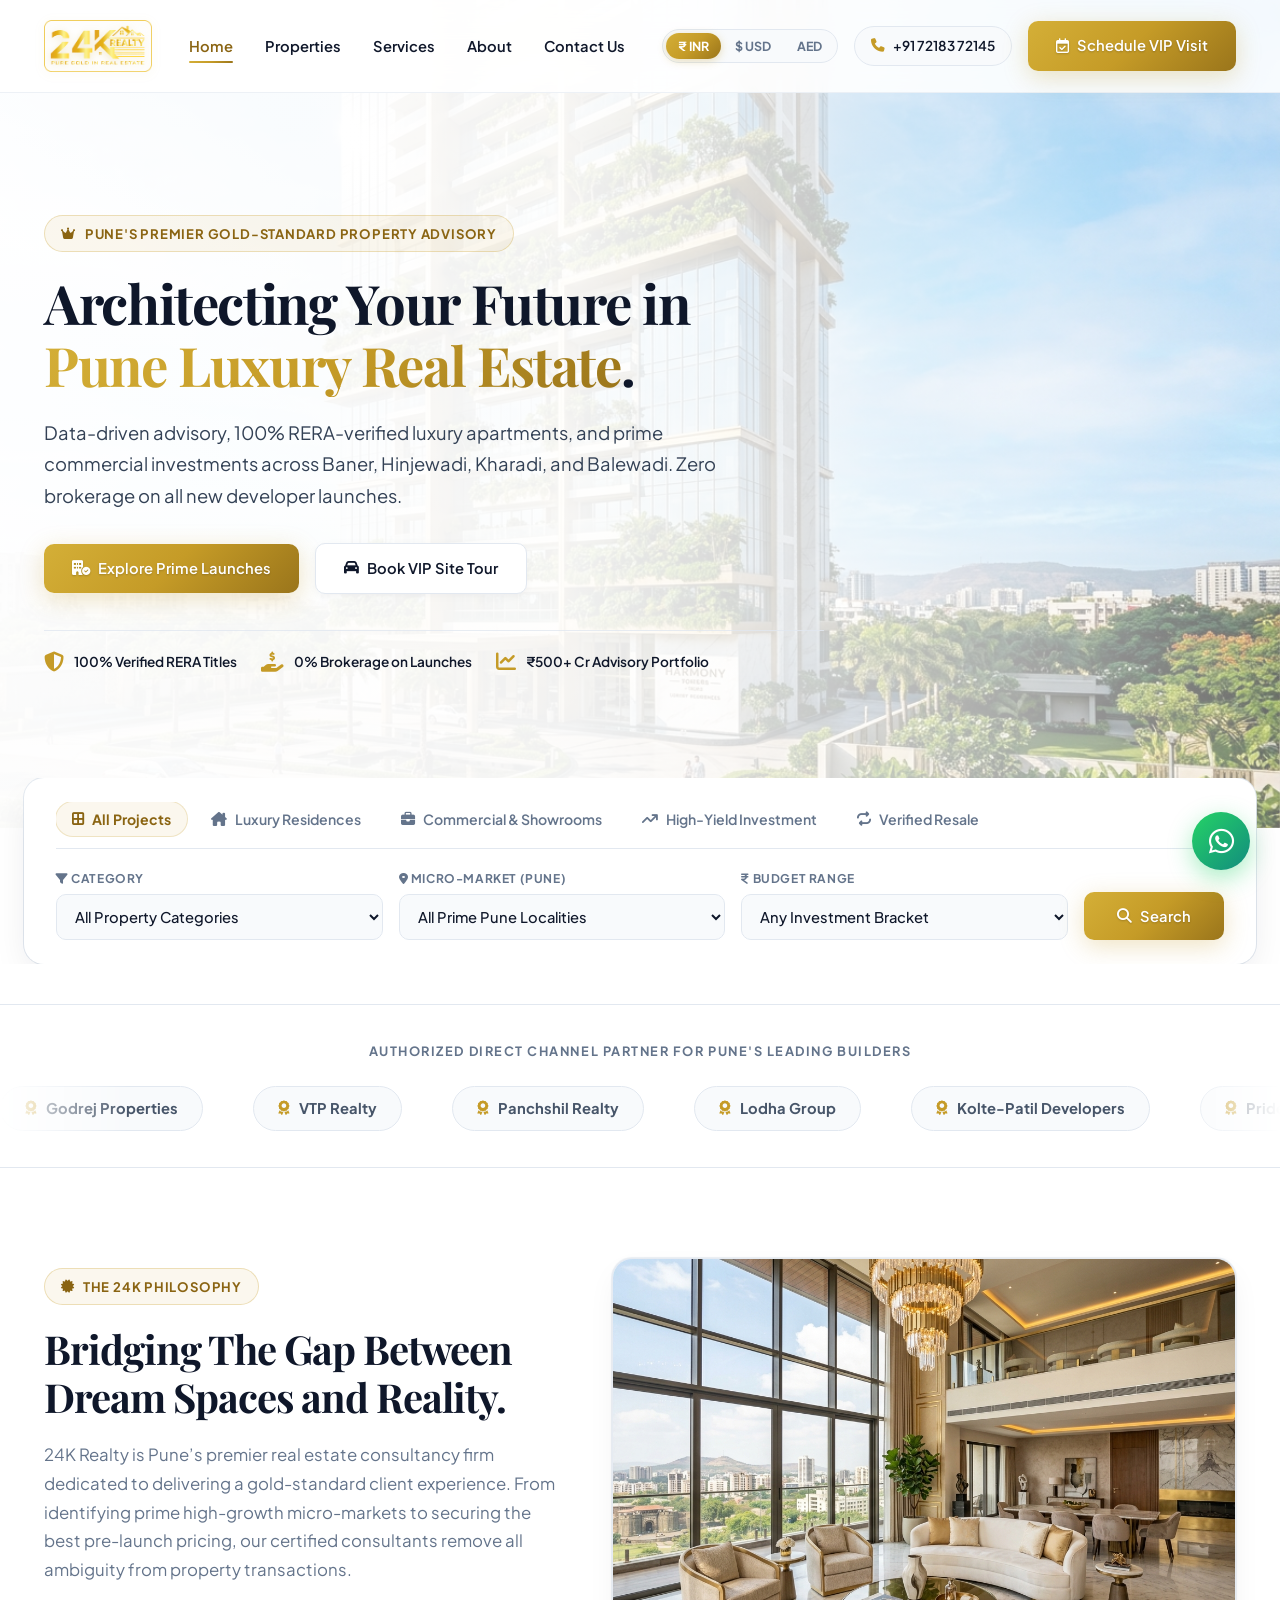
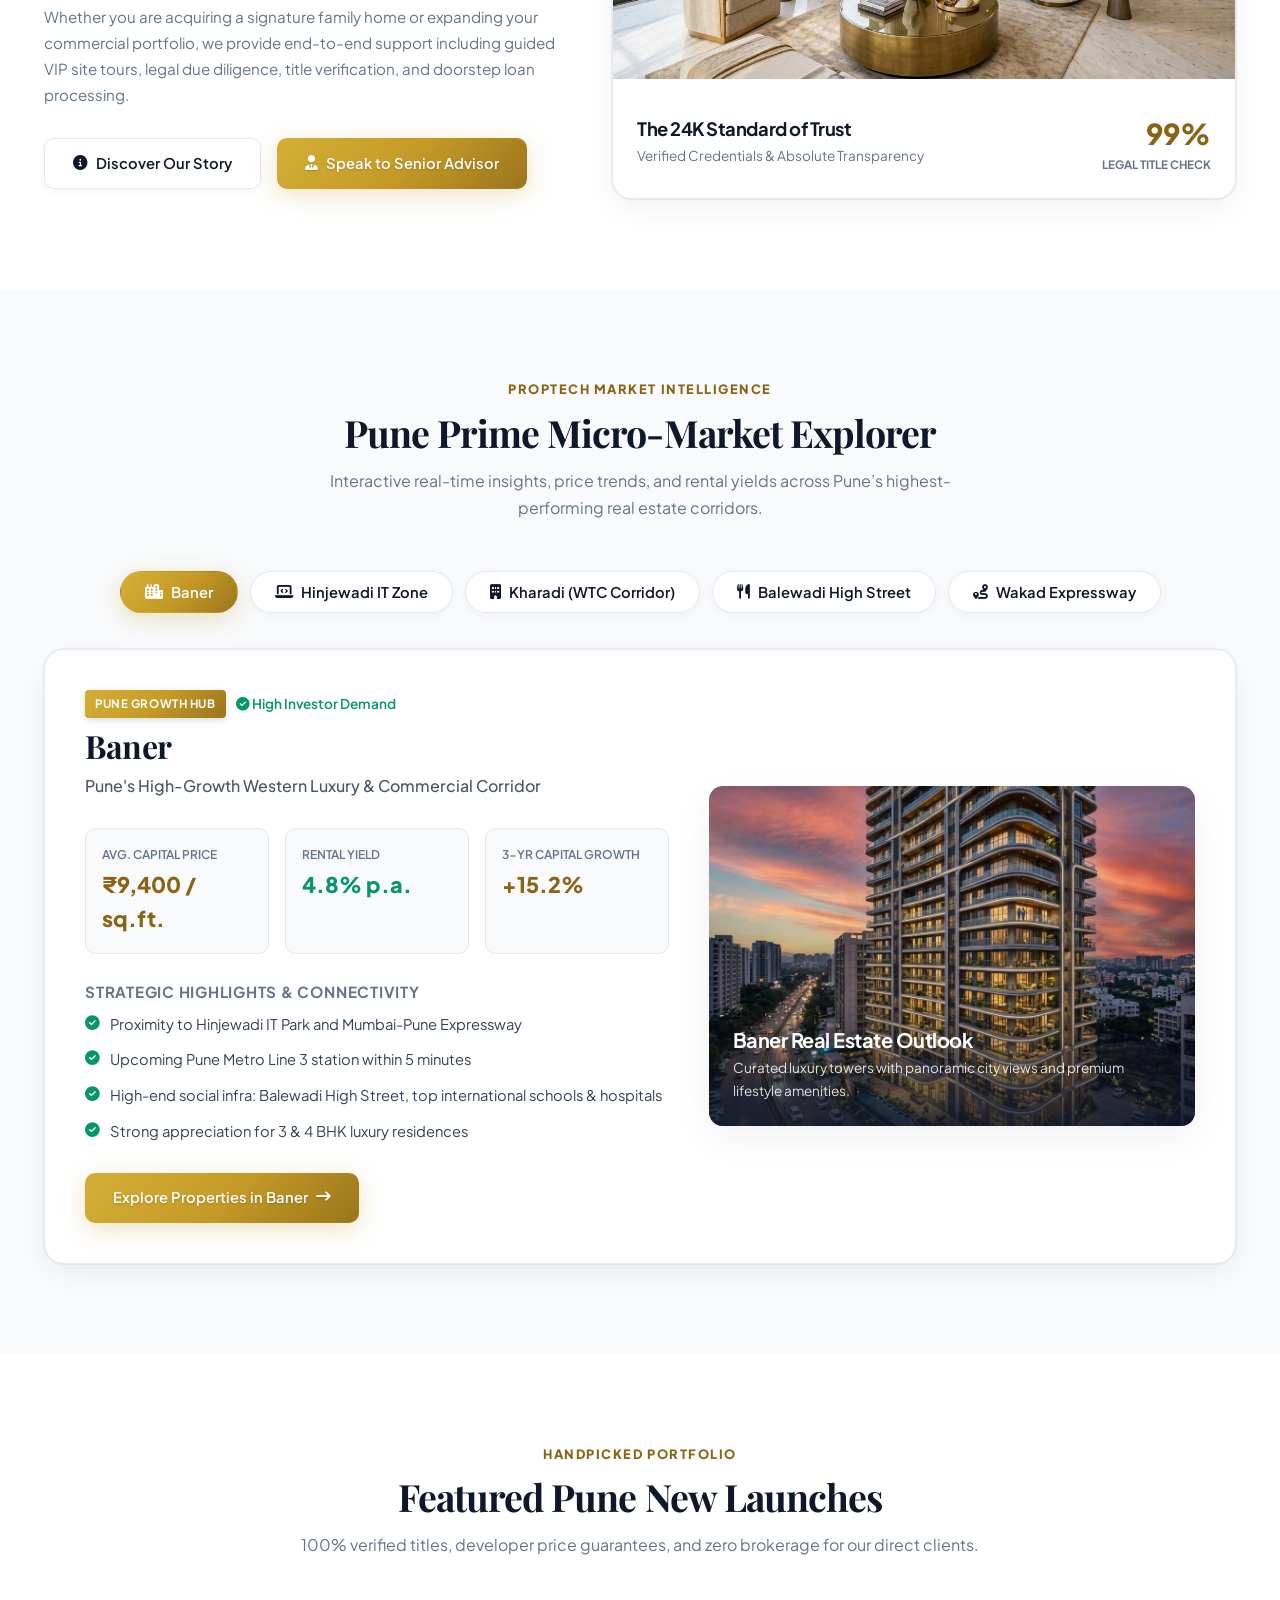
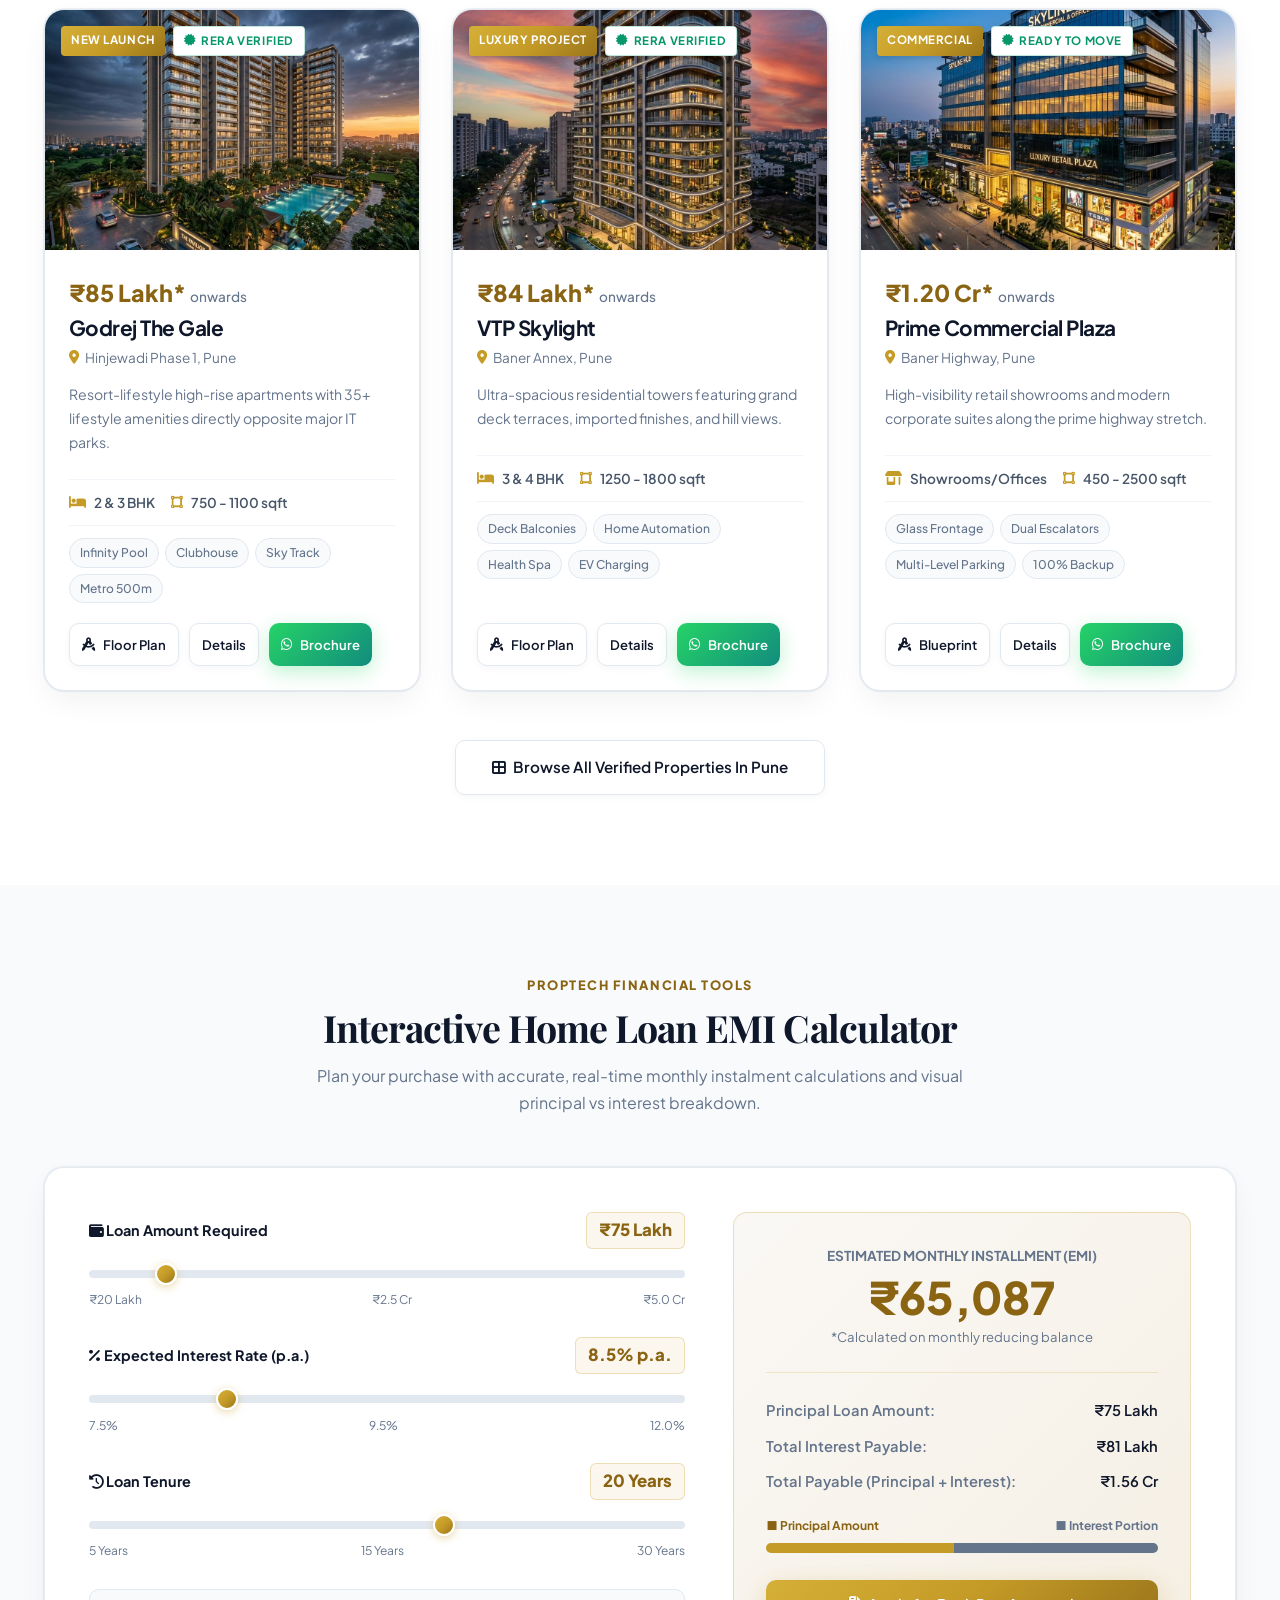
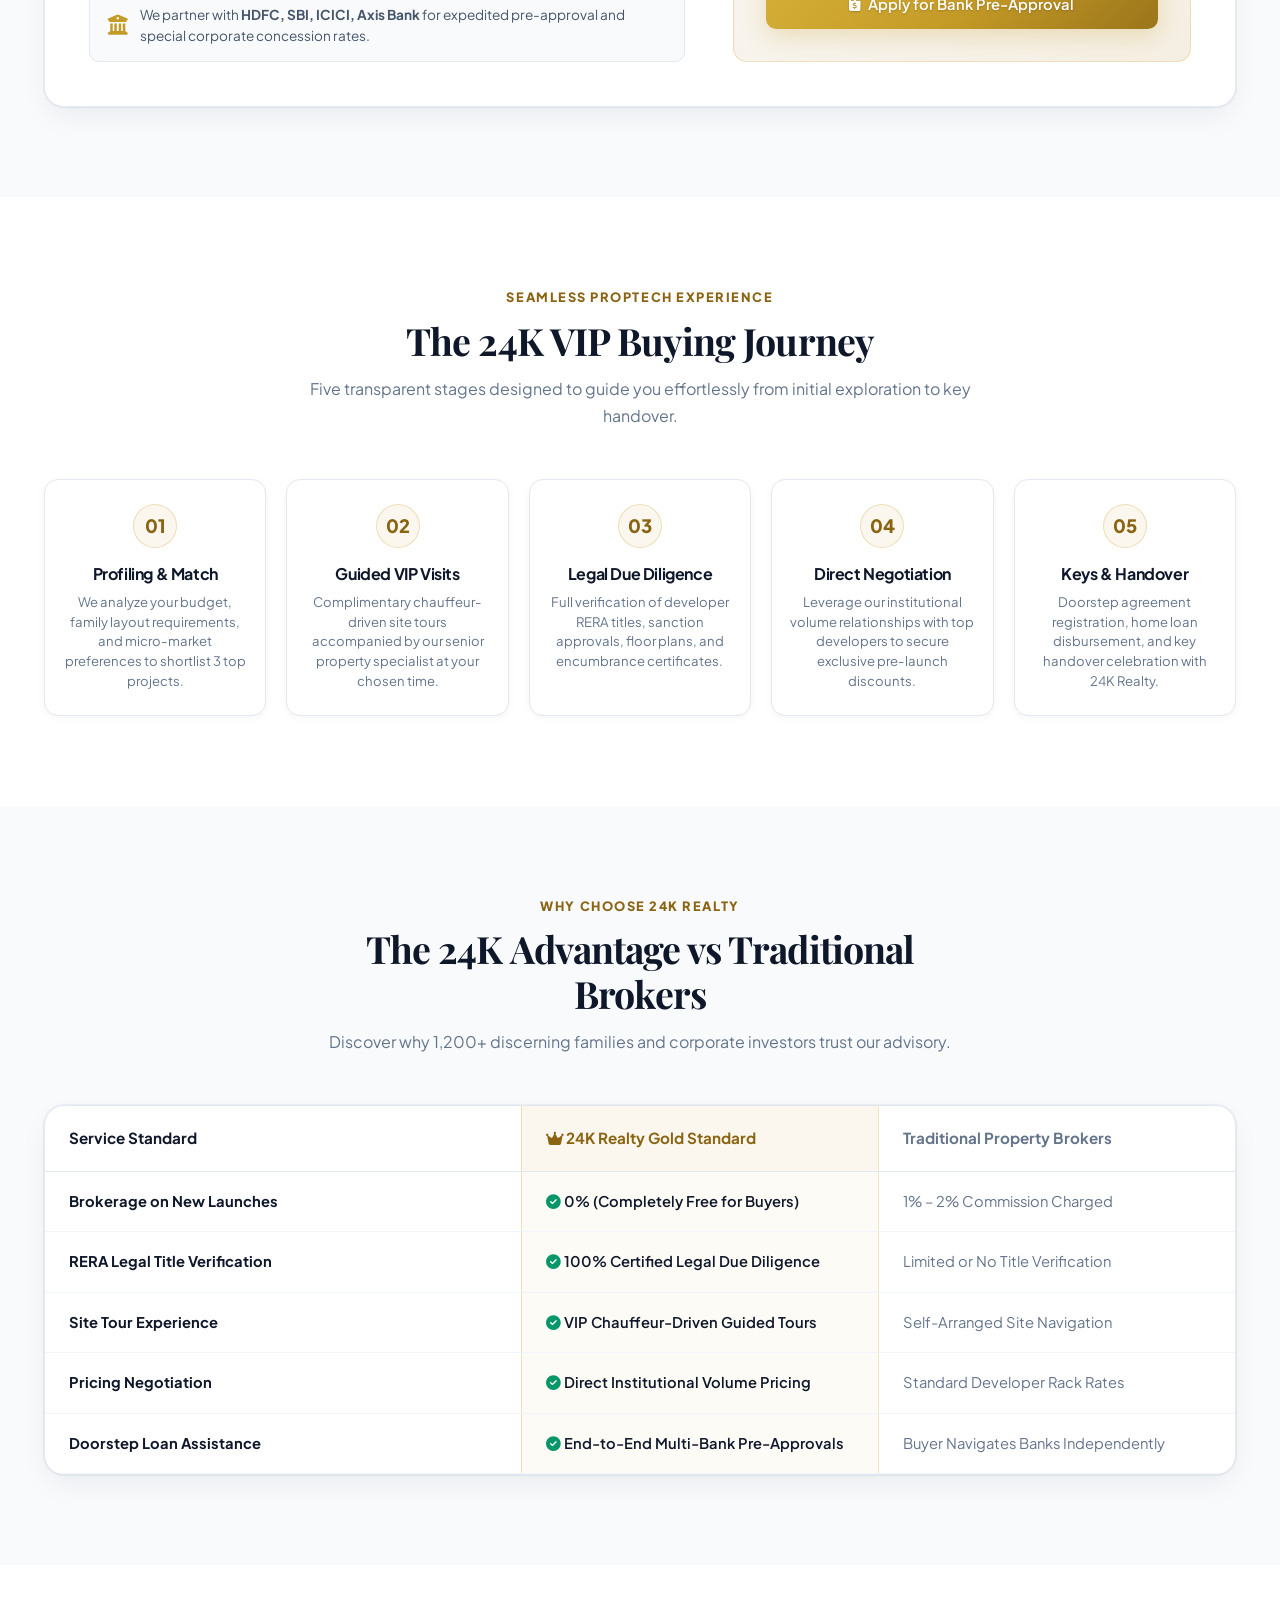
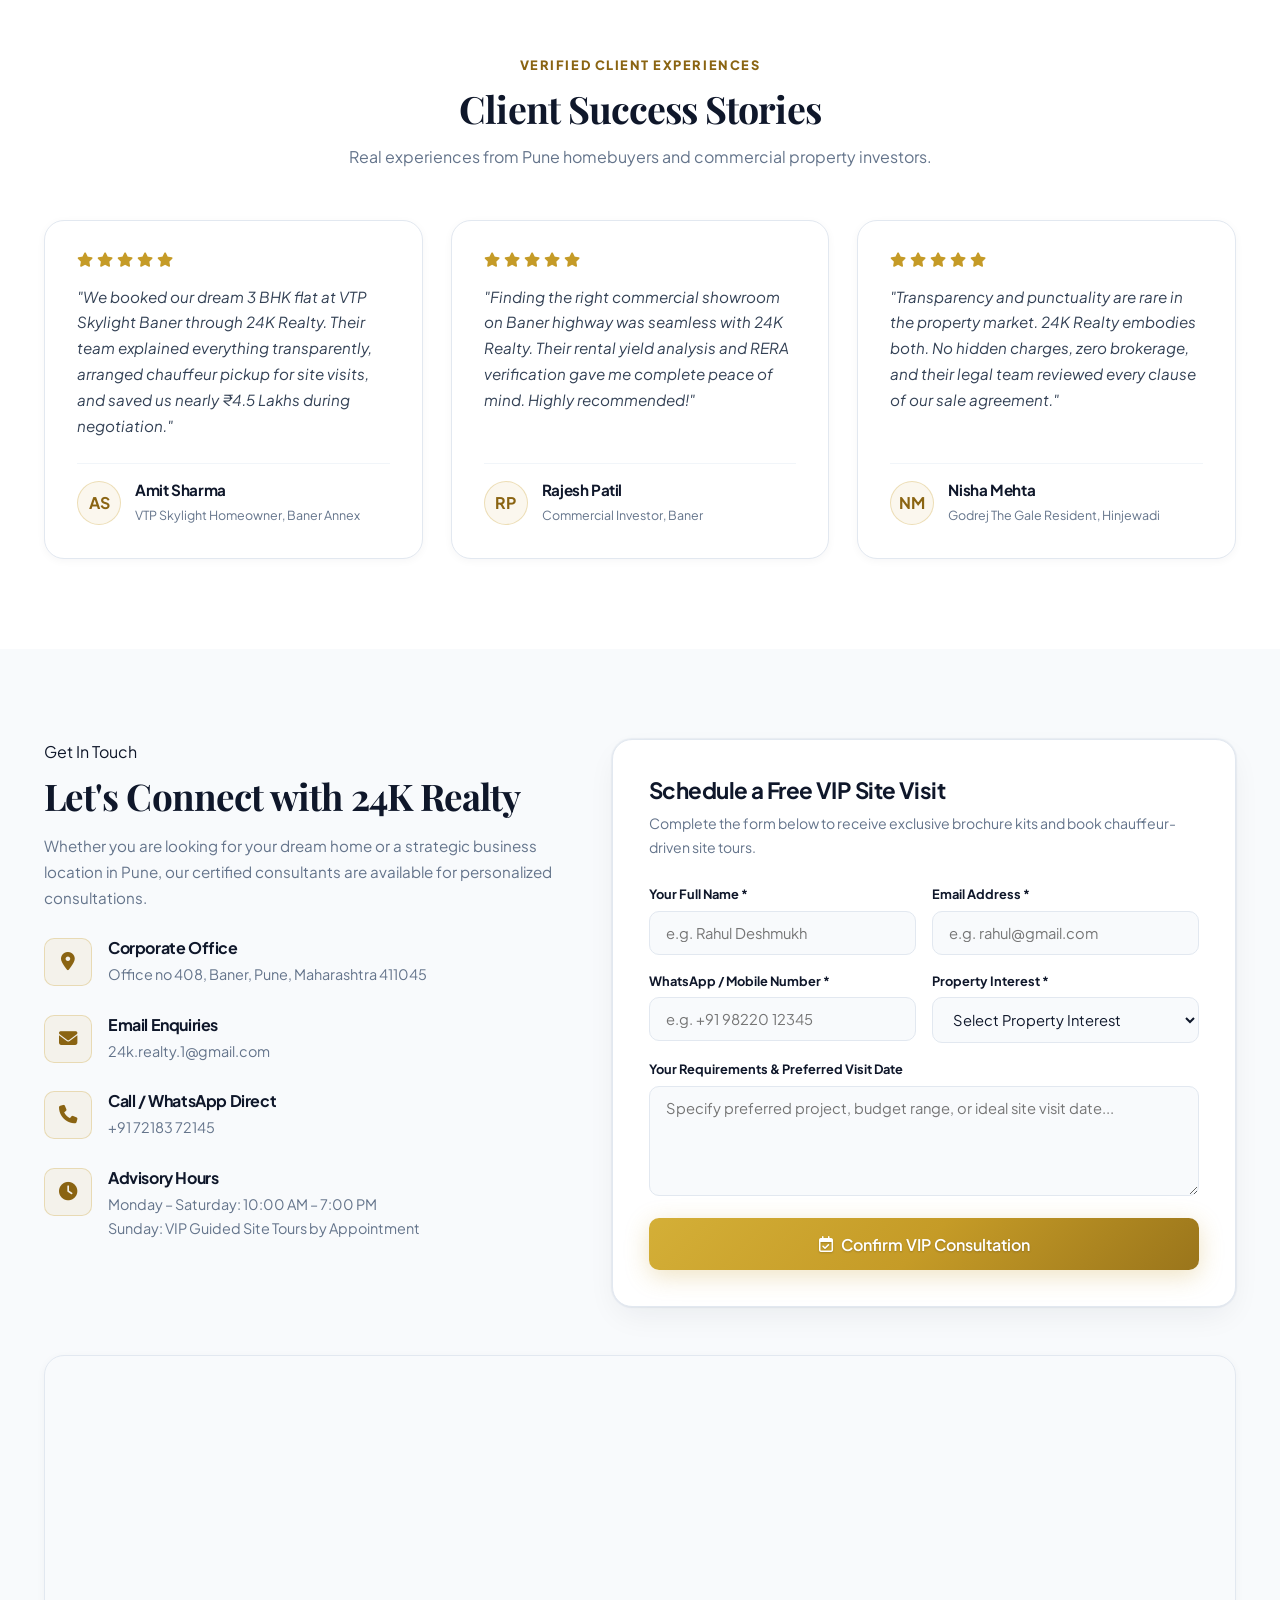
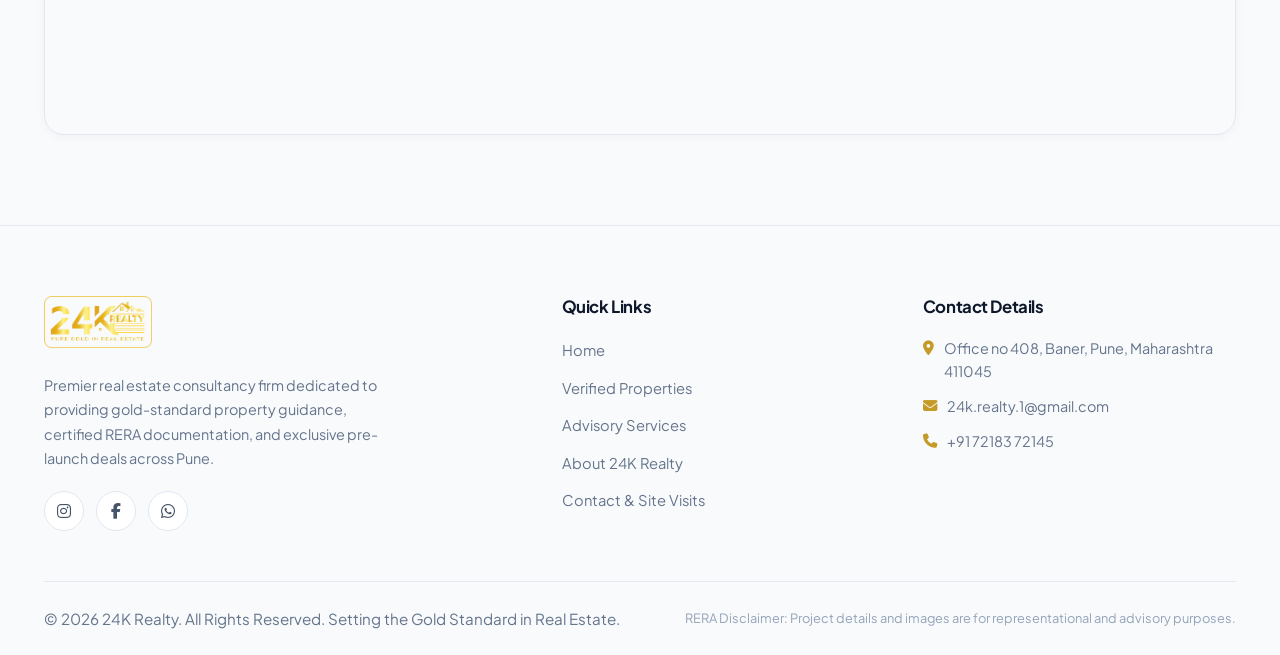
<file: index.html>
<!DOCTYPE html>
<html lang="en">
<head>
    <meta charset="UTF-8">
    <meta name="viewport" content="width=device-width, initial-scale=1.0">
    <meta name="description" content="24K Realty is Pune's premier real estate consultancy, offering 100% RERA-verified luxury flats and commercial spaces across Baner, Hinjewadi, Kharadi, and Balewadi. Setting the gold standard.">
    <meta name="keywords" content="24K Realty, Real Estate Pune, Luxury Flats Baner, Commercial Showrooms Hinjewadi, Godrej The Gale, VTP Skylight, Pune PropTech">
    <meta name="author" content="24K Realty">
    
    <!-- Open Graph / WhatsApp / Social Preview -->
    <meta property="og:type" content="website">
    <meta property="og:url" content="https://www.24krealty.in/">
    <meta property="og:title" content="24K Realty - Pune's Premier Real Estate & Investment Advisory">
    <meta property="og:description" content="Setting the gold standard in Pune real estate. Explore 100% verified residential and commercial spaces with zero brokerage on new launches.">
    <meta property="og:image" content="assets/images/logo-light.png">
    
    <title>24K Realty | Pune's Premier Real Estate & Investment Advisory</title>
    
    <!-- FontAwesome 6 Icons -->
    <link rel="stylesheet" href="https://cdnjs.cloudflare.com/ajax/libs/font-awesome/6.4.0/css/all.min.css">
    
    <!-- Light Luxury Enterprise Style Sheet -->
    <link rel="stylesheet" href="assets/css/style.css">
    
    <!-- Standard Favicon & Multi-Resolution Icons for Mobile Chrome, iOS & Desktop -->
    <link rel="icon" type="image/x-icon" href="favicon.ico">
    <link rel="icon" type="image/png" sizes="32x32" href="assets/images/favicon-32x32.png">
    <link rel="icon" type="image/png" sizes="16x16" href="assets/images/favicon-16x16.png">
    <link rel="apple-touch-icon" sizes="180x180" href="assets/images/apple-touch-icon.png">
    <link rel="manifest" href="site.webmanifest">
    <meta name="theme-color" content="#C59B27">
    <meta name="msapplication-TileColor" content="#0F172A">
</head>
<body>

    <!-- --- Header Navigation --- -->
    <header class="site-header" id="siteHeader">
        <div class="container">
            <div class="header-wrap">
                <!-- Brand Logo (Clean URL to root) -->
                <a href="./" class="logo" aria-label="24K Realty Home">
                    <img src="assets/images/logo-light.png" alt="24K Realty Gold Standard Logo">
                </a>
                
                <!-- Desktop Navigation Menu (Clean Directory Routing) -->
                <nav class="desktop-nav" aria-label="Primary Navigation">
                    <ul>
                        <li class="active"><a href="./">Home</a></li>
                        <li><a href="properties/">Properties</a></li>
                        <li><a href="services/">Services</a></li>
                        <li><a href="about/">About</a></li>
                        <li><a href="contact/">Contact Us</a></li>
                    </ul>
                </nav>
                
                <!-- Header Actions -->
                <div class="header-action">
                    <!-- NRI Multi-Currency Switcher -->
                    <div class="currency-switcher" aria-label="Select Currency">
                        <button class="currency-btn active" data-currency="INR">₹ INR</button>
                        <button class="currency-btn" data-currency="USD">$ USD</button>
                        <button class="currency-btn" data-currency="AED">AED</button>
                    </div>

                    <a href="tel:+917218372145" class="header-phone-chip" aria-label="Call 24K Realty">
                        <i class="fa-solid fa-phone"></i>
                        <span>+91 72183 72145</span>
                    </a>
                    <a href="#contact" class="btn btn-primary trigger-enquiry" data-property="VIP Consultation">
                        <i class="fa-regular fa-calendar-check"></i> Schedule VIP Visit
                    </a>
                    <button class="menu-toggle" id="menuToggle" aria-label="Toggle Navigation Menu">
                        <span></span>
                        <span></span>
                        <span></span>
                    </button>
                </div>
            </div>
        </div>
    </header>

    <!-- Mobile Navigation Drawer -->
    <div class="mobile-nav-drawer" id="mobileDrawer">
        <button class="modal-close-btn" id="drawerClose" aria-label="Close Mobile Menu">&times;</button>
        
        <!-- Mobile Currency Switcher -->
        <div style="margin-top: 10px;">
            <span style="font-size: 0.75rem; font-weight: 700; text-transform: uppercase; color: var(--text-muted); display: block; margin-bottom: 6px;">Select Currency:</span>
            <div class="currency-switcher" style="width: 100%; justify-content: space-around;" aria-label="Select Currency">
                <button class="currency-btn active" data-currency="INR">₹ INR</button>
                <button class="currency-btn" data-currency="USD">$ USD</button>
                <button class="currency-btn" data-currency="AED">AED</button>
            </div>
        </div>

        <ul>
            <li class="active"><a href="./">Home</a></li>
            <li><a href="properties/">Properties</a></li>
            <li><a href="services/">Services</a></li>
            <li><a href="about/">About</a></li>
            <li><a href="contact/">Contact Us</a></li>
        </ul>
        <a href="tel:+917218372145" class="btn btn-secondary" style="width: 100%; justify-content: center;">
            <i class="fa-solid fa-phone"></i> +91 72183 72145
        </a>
        <a href="#contact" class="btn btn-primary trigger-enquiry" data-property="Mobile Menu VIP Consultation" style="width: 100%; justify-content: center;">
            Book VIP Consultation
        </a>
    </div>
    <div class="mobile-overlay" id="mobileOverlay"></div>

    <!-- --- Modern Light Luxury Hero Banner --- -->
    <section class="hero-light-banner">
        <div class="container">
            <div class="hero-content-wrap reveal">
                <div class="hero-tagline-pill">
                    <i class="fa-solid fa-crown"></i>
                    <span>Pune's Premier Gold-Standard Property Advisory</span>
                </div>
                
                <h1>
                    Architecting Your Future in <br>
                    <span class="text-gold-gradient">Pune Luxury Real Estate</span>.
                </h1>
                
                <p>
                    Data-driven advisory, 100% RERA-verified luxury apartments, and prime commercial investments across Baner, Hinjewadi, Kharadi, and Balewadi. Zero brokerage on all new developer launches.
                </p>
                
                <div class="hero-ctas">
                    <a href="properties/" class="btn btn-primary">
                        <i class="fa-solid fa-building-circle-check"></i> Explore Prime Launches
                    </a>
                    <a href="#contact" class="btn btn-secondary trigger-enquiry" data-property="Chauffeur Site Tour">
                        <i class="fa-solid fa-car"></i> Book VIP Site Tour
                    </a>
                </div>

                <!-- Trust Metrics Ribbon -->
                <div class="hero-trust-badges">
                    <div class="trust-badge-item">
                        <i class="fa-solid fa-shield-halved"></i>
                        <span>100% Verified RERA Titles</span>
                    </div>
                    <div class="trust-badge-item">
                        <i class="fa-solid fa-hand-holding-dollar"></i>
                        <span>0% Brokerage on Launches</span>
                    </div>
                    <div class="trust-badge-item">
                        <i class="fa-solid fa-chart-line"></i>
                        <span>₹500+ Cr Advisory Portfolio</span>
                    </div>
                </div>
            </div>
        </div>
    </section>

    <!-- --- Enterprise PropTech Search Console (SAP Style) --- -->
    <div class="container proptech-search-container">
        <div class="proptech-search-card reveal reveal-scale">
            <!-- Search Categories -->
            <div class="search-category-tabs">
                <button class="search-tab-btn active" data-category="all">
                    <i class="fa-solid fa-border-all"></i> All Projects
                </button>
                <button class="search-tab-btn" data-category="residential">
                    <i class="fa-solid fa-house-chimney"></i> Luxury Residences
                </button>
                <button class="search-tab-btn" data-category="commercial">
                    <i class="fa-solid fa-briefcase"></i> Commercial & Showrooms
                </button>
                <button class="search-tab-btn" data-category="investment">
                    <i class="fa-solid fa-arrow-trend-up"></i> High-Yield Investment
                </button>
                <button class="search-tab-btn" data-category="resale">
                    <i class="fa-solid fa-repeat"></i> Verified Resale
                </button>
            </div>

            <!-- Filters Grid -->
            <div class="proptech-filter-grid">
                <div class="filter-input-wrap">
                    <label for="searchType"><i class="fa-solid fa-filter"></i> Category</label>
                    <select class="proptech-select" id="searchType">
                        <option value="all">All Property Categories</option>
                        <option value="residential">2 & 3 BHK Luxury Residences</option>
                        <option value="residential">3 & 4 BHK Panoramic Penthouses</option>
                        <option value="commercial">Grade-A Corporate Offices</option>
                        <option value="commercial">High-Visibility Showrooms</option>
                        <option value="resale">Verified Resale Properties</option>
                    </select>
                </div>

                <div class="filter-input-wrap">
                    <label for="searchLocation"><i class="fa-solid fa-location-dot"></i> Micro-Market (Pune)</label>
                    <select class="proptech-select" id="searchLocation">
                        <option value="">All Prime Pune Localities</option>
                        <option value="Baner">Baner (Expressway & High Street)</option>
                        <option value="Hinjewadi">Hinjewadi (IT Park Phase 1-3)</option>
                        <option value="Kharadi">Kharadi (World Trade Center & EON)</option>
                        <option value="Balewadi">Balewadi High Street</option>
                        <option value="Wakad">Wakad (Gateway Corridors)</option>
                    </select>
                </div>

                <div class="filter-input-wrap">
                    <label for="searchBudget"><i class="fa-solid fa-indian-rupee-sign"></i> Budget Range</label>
                    <select class="proptech-select" id="searchBudget">
                        <option value="">Any Investment Bracket</option>
                        <option value="80">Under ₹80 Lakh</option>
                        <option value="120">₹80 Lakh – ₹1.5 Crore</option>
                        <option value="250">₹1.5 Crore – ₹3.0 Crore</option>
                        <option value="500">₹3.0 Crore+ Ultra Luxury</option>
                    </select>
                </div>

                <button class="btn btn-primary" id="filterSearchBtn" style="height: 48px;">
                    <i class="fa-solid fa-magnifying-glass"></i> Search
                </button>
            </div>
        </div>
    </div>

    <!-- --- Developer Partners Marquee Ticker --- -->
    <section class="partners-section">
        <div class="container">
            <div class="partners-title">Authorized Direct Channel Partner For Pune's Leading Builders</div>
        </div>
        <div class="marquee-wrapper">
            <div class="marquee-content">
                <div class="partner-logo-pill"><i class="fa-solid fa-award"></i> Godrej Properties</div>
                <div class="partner-logo-pill"><i class="fa-solid fa-award"></i> VTP Realty</div>
                <div class="partner-logo-pill"><i class="fa-solid fa-award"></i> Panchshil Realty</div>
                <div class="partner-logo-pill"><i class="fa-solid fa-award"></i> Lodha Group</div>
                <div class="partner-logo-pill"><i class="fa-solid fa-award"></i> Kolte-Patil Developers</div>
                <div class="partner-logo-pill"><i class="fa-solid fa-award"></i> Pride World City</div>
                <div class="partner-logo-pill"><i class="fa-solid fa-award"></i> Gera Developments</div>
                <div class="partner-logo-pill"><i class="fa-solid fa-award"></i> Rohan Builders</div>
            </div>
            <div class="marquee-content" aria-hidden="true">
                <div class="partner-logo-pill"><i class="fa-solid fa-award"></i> Godrej Properties</div>
                <div class="partner-logo-pill"><i class="fa-solid fa-award"></i> VTP Realty</div>
                <div class="partner-logo-pill"><i class="fa-solid fa-award"></i> Panchshil Realty</div>
                <div class="partner-logo-pill"><i class="fa-solid fa-award"></i> Lodha Group</div>
                <div class="partner-logo-pill"><i class="fa-solid fa-award"></i> Kolte-Patil Developers</div>
                <div class="partner-logo-pill"><i class="fa-solid fa-award"></i> Pride World City</div>
                <div class="partner-logo-pill"><i class="fa-solid fa-award"></i> Gera Developments</div>
                <div class="partner-logo-pill"><i class="fa-solid fa-award"></i> Rohan Builders</div>
            </div>
        </div>
    </section>

    <!-- --- Executive Summary Section --- -->
    <section class="section-padding" style="background-color: #FFFFFF;">
        <div class="container">
            <div class="contact-section-split" style="align-items: center;">
                <div class="reveal reveal-left">
                    <div class="hero-tagline-pill">
                        <i class="fa-solid fa-certificate"></i> The 24K Philosophy
                    </div>
                    <h2 style="font-family: var(--font-serif); font-size: 2.5rem; margin-bottom: 20px; line-height: 1.2;">
                        Bridging The Gap Between Dream Spaces and Reality.
                    </h2>
                    <p style="font-size: 1.05rem; margin-bottom: 20px;">
                        24K Realty is Pune’s premier real estate consultancy firm dedicated to delivering a gold-standard client experience. From identifying prime high-growth micro-markets to securing the best pre-launch pricing, our certified consultants remove all ambiguity from property transactions.
                    </p>
                    <p style="margin-bottom: 30px;">
                        Whether you are acquiring a signature family home or expanding your commercial portfolio, we provide end-to-end support including guided VIP site tours, legal due diligence, title verification, and doorstep loan processing.
                    </p>
                    <div style="display: flex; gap: 16px;">
                        <a href="about/" class="btn btn-secondary">
                            <i class="fa-solid fa-circle-info"></i> Discover Our Story
                        </a>
                        <a href="#contact" class="btn btn-primary trigger-enquiry" data-property="Executive Advisory">
                            <i class="fa-solid fa-user-tie"></i> Speak to Senior Advisor
                        </a>
                    </div>
                </div>

                <div class="reveal reveal-right" style="position: relative;">
                    <div class="glass-card" style="padding: 0; overflow: hidden; border-radius: var(--border-radius-xl);">
                        <img src="assets/images/penthouse_daylight.jpg" alt="24K Luxury Penthouse Living" style="width: 100%; height: 420px; object-fit: cover;">
                        <div style="padding: 24px; background: #FFFFFF;">
                            <div style="display: flex; justify-content: space-between; align-items: center;">
                                <div>
                                    <h4 style="font-size: 1.15rem; margin-bottom: 4px;">The 24K Standard of Trust</h4>
                                    <p style="font-size: 0.85rem; margin: 0;">Verified Credentials & Absolute Transparency</p>
                                </div>
                                <div style="text-align: right;">
                                    <span class="stat-counter" style="font-family: var(--font-heading); font-size: 1.8rem; font-weight: 800; color: var(--text-gold-dark);">100%</span>
                                    <span style="display: block; font-size: 0.72rem; font-weight: 700; text-transform: uppercase; color: var(--text-muted);">Legal Title Check</span>
                                </div>
                            </div>
                        </div>
                    </div>
                </div>
            </div>
        </div>
    </section>

    <!-- --- Pune Prime Micro-Market Explorer (PropTech / SAP Style Tool) --- -->
    <section class="section-padding" style="background-color: var(--bg-surface);">
        <div class="container">
            <div class="section-title-wrap reveal">
                <span class="subtitle">PropTech Market Intelligence</span>
                <h2>Pune Prime Micro-Market Explorer</h2>
                <p>Interactive real-time insights, price trends, and rental yields across Pune’s highest-performing real estate corridors.</p>
            </div>

            <!-- Market Selector Tabs (Swipeable on Mobile) -->
            <div class="market-tabs-wrapper reveal">
                <button class="market-tab-pill active" data-market="baner">
                    <i class="fa-solid fa-city"></i> Baner
                </button>
                <button class="market-tab-pill" data-market="hinjewadi">
                    <i class="fa-solid fa-laptop-code"></i> Hinjewadi IT Zone
                </button>
                <button class="market-tab-pill" data-market="kharadi">
                    <i class="fa-solid fa-building"></i> Kharadi (WTC Corridor)
                </button>
                <button class="market-tab-pill" data-market="balewadi">
                    <i class="fa-solid fa-utensils"></i> Balewadi High Street
                </button>
                <button class="market-tab-pill" data-market="wakad">
                    <i class="fa-solid fa-route"></i> Wakad Expressway
                </button>
            </div>

            <!-- Dynamic Market Data Card -->
            <div class="market-data-card tilt-card reveal">
                <div>
                    <div style="display: flex; align-items: center; gap: 10px; margin-bottom: 8px;">
                        <span class="property-badge badge-launch" style="position: static;">Pune Growth Hub</span>
                        <span style="font-size: 0.85rem; font-weight: 600; color: var(--emerald-green);"><i class="fa-solid fa-circle-check"></i> High Investor Demand</span>
                    </div>
                    <h3 id="marketAreaName" style="font-size: 2rem; margin-bottom: 6px; font-family: var(--font-serif);">Baner</h3>
                    <p id="marketAreaTag" style="font-size: 1rem; color: #475569; font-weight: 500; margin-bottom: 24px;">Pune's High-Growth Western Luxury & Commercial Corridor</p>

                    <!-- Stats Row -->
                    <div class="market-stats-row">
                        <div class="market-stat-box">
                            <span class="stat-label">Avg. Capital Price</span>
                            <span class="stat-val" id="marketAvgPrice">₹9,400 / sq.ft.</span>
                        </div>
                        <div class="market-stat-box">
                            <span class="stat-label">Rental Yield</span>
                            <span class="stat-val" id="marketRentalYield" style="color: var(--emerald-green);">4.8% p.a.</span>
                        </div>
                        <div class="market-stat-box">
                            <span class="stat-label">3-Yr Capital Growth</span>
                            <span class="stat-val" id="marketGrowthRate">+15.2%</span>
                        </div>
                    </div>

                    <!-- Key Infrastructure Highlights -->
                    <h4 style="font-size: 0.95rem; text-transform: uppercase; letter-spacing: 0.05em; color: var(--text-muted); margin-bottom: 12px;">Strategic Highlights & Connectivity</h4>
                    <ul class="market-features-list" id="marketFeaturesList">
                        <li><i class="fa-solid fa-circle-check"></i> <span>Proximity to Hinjewadi IT Park and Mumbai-Pune Expressway</span></li>
                        <li><i class="fa-solid fa-circle-check"></i> <span>Upcoming Pune Metro Line 3 station within 5 minutes</span></li>
                        <li><i class="fa-solid fa-circle-check"></i> <span>High-end social infra: Balewadi High Street, top international schools & hospitals</span></li>
                        <li><i class="fa-solid fa-circle-check"></i> <span>Strong appreciation for 3 & 4 BHK luxury residences</span></li>
                    </ul>

                    <div style="margin-top: 30px;">
                        <a href="properties/?location=Baner" class="btn btn-primary" id="marketCtaBtn">
                            Explore Properties in Baner <i class="fa-solid fa-arrow-right-long"></i>
                        </a>
                    </div>
                </div>

                <!-- Market Visual Showcase -->
                <div class="market-visual-box">
                    <img src="assets/images/millennium-falcon-banner.jpg" alt="Pune Real Estate Corridor" id="marketVisualImg">
                    <div class="market-visual-overlay">
                        <h4 id="marketVisualTitle">Baner Real Estate Outlook</h4>
                        <p>Curated luxury towers with panoramic city views and premium lifestyle amenities.</p>
                    </div>
                </div>
            </div>
        </div>
    </section>

    <!-- --- Featured Luxury Projects Section --- -->
    <section class="section-padding" style="background-color: #FFFFFF;" id="featuredProjects">
        <div class="container">
            <div class="section-title-wrap reveal">
                <span class="subtitle">Handpicked Portfolio</span>
                <h2>Featured Pune New Launches</h2>
                <p>100% verified titles, developer price guarantees, and zero brokerage for our direct clients.</p>
            </div>

            <div class="properties-grid">
                <!-- Project 1: Godrej The Gale -->
                <div class="property-card tilt-card reveal">
                    <div class="property-image-wrap">
                        <img src="assets/images/godrej-gale-banner.jpg" alt="Godrej The Gale Hinjewadi" loading="lazy">
                        <div class="property-badge-strip">
                            <div class="property-badge badge-launch">New Launch</div>
                            <div class="property-badge badge-rera"><i class="fa-solid fa-certificate"></i> RERA Verified</div>
                        </div>
                    </div>
                    <div class="property-content-block">
                        <div class="property-price" data-inr-price="8500000">₹85 Lakh* <span style="font-size: 0.85rem; font-weight: 500; color: var(--text-muted);">onwards</span></div>
                        <h3 class="property-title">Godrej The Gale</h3>
                        <div class="property-location"><i class="fa-solid fa-location-dot"></i> Hinjewadi Phase 1, Pune</div>
                        <p style="font-size: 0.88rem; margin-bottom: 12px;">Resort-lifestyle high-rise apartments with 35+ lifestyle amenities directly opposite major IT parks.</p>
                        
                        <div class="property-specs-strip">
                            <div class="spec-item"><i class="fa-solid fa-bed"></i> <span>2 & 3 BHK</span></div>
                            <div class="spec-item"><i class="fa-solid fa-vector-square"></i> <span>750 - 1100 sqft</span></div>
                        </div>

                        <div class="property-amenities-tags">
                            <span class="amenity-tag">Infinity Pool</span>
                            <span class="amenity-tag">Clubhouse</span>
                            <span class="amenity-tag">Sky Track</span>
                            <span class="amenity-tag">Metro 500m</span>
                        </div>

                        <div class="property-actions-row">
                            <button class="btn btn-secondary trigger-blueprint" data-project="godrej-the-gale" style="padding: 10px 12px; font-size: 0.82rem;">
                                <i class="fa-solid fa-compass-drafting"></i> Floor Plan
                            </button>
                            <a href="property/?project=godrej-the-gale" class="btn btn-secondary" style="padding: 10px 12px; font-size: 0.82rem;">
                                Details
                            </a>
                            <a href="#" class="btn btn-whatsapp trigger-whatsapp-direct" data-property="Godrej The Gale" style="padding: 10px 12px; font-size: 0.82rem;">
                                <i class="fa-brands fa-whatsapp"></i> Brochure
                            </a>
                        </div>
                    </div>
                </div>

                <!-- Project 2: VTP Skylight -->
                <div class="property-card tilt-card reveal">
                    <div class="property-image-wrap">
                        <img src="assets/images/millennium-falcon-banner.jpg" alt="VTP Skylight Baner Annex" loading="lazy">
                        <div class="property-badge-strip">
                            <div class="property-badge badge-launch">Luxury Project</div>
                            <div class="property-badge badge-rera"><i class="fa-solid fa-certificate"></i> RERA Verified</div>
                        </div>
                    </div>
                    <div class="property-content-block">
                        <div class="property-price" data-inr-price="8400000">₹84 Lakh* <span style="font-size: 0.85rem; font-weight: 500; color: var(--text-muted);">onwards</span></div>
                        <h3 class="property-title">VTP Skylight</h3>
                        <div class="property-location"><i class="fa-solid fa-location-dot"></i> Baner Annex, Pune</div>
                        <p style="font-size: 0.88rem; margin-bottom: 12px;">Ultra-spacious residential towers featuring grand deck terraces, imported finishes, and hill views.</p>
                        
                        <div class="property-specs-strip">
                            <div class="spec-item"><i class="fa-solid fa-bed"></i> <span>3 & 4 BHK</span></div>
                            <div class="spec-item"><i class="fa-solid fa-vector-square"></i> <span>1250 - 1800 sqft</span></div>
                        </div>

                        <div class="property-amenities-tags">
                            <span class="amenity-tag">Deck Balconies</span>
                            <span class="amenity-tag">Home Automation</span>
                            <span class="amenity-tag">Health Spa</span>
                            <span class="amenity-tag">EV Charging</span>
                        </div>

                        <div class="property-actions-row">
                            <button class="btn btn-secondary trigger-blueprint" data-project="vtp-skylight" style="padding: 10px 12px; font-size: 0.82rem;">
                                <i class="fa-solid fa-compass-drafting"></i> Floor Plan
                            </button>
                            <a href="property/?project=vtp-skylight" class="btn btn-secondary" style="padding: 10px 12px; font-size: 0.82rem;">
                                Details
                            </a>
                            <a href="#" class="btn btn-whatsapp trigger-whatsapp-direct" data-property="VTP Skylight" style="padding: 10px 12px; font-size: 0.82rem;">
                                <i class="fa-brands fa-whatsapp"></i> Brochure
                            </a>
                        </div>
                    </div>
                </div>

                <!-- Project 3: Prime Commercial Plaza -->
                <div class="property-card tilt-card reveal">
                    <div class="property-image-wrap">
                        <img src="assets/images/commercial-plaza-banner.jpg" alt="Commercial Showrooms Baner Highway" loading="lazy">
                        <div class="property-badge-strip">
                            <div class="property-badge badge-launch">Commercial</div>
                            <div class="property-badge badge-rera"><i class="fa-solid fa-certificate"></i> Ready to Move</div>
                        </div>
                    </div>
                    <div class="property-content-block">
                        <div class="property-price" data-inr-price="12000000">₹1.20 Cr* <span style="font-size: 0.85rem; font-weight: 500; color: var(--text-muted);">onwards</span></div>
                        <h3 class="property-title">Prime Commercial Plaza</h3>
                        <div class="property-location"><i class="fa-solid fa-location-dot"></i> Baner Highway, Pune</div>
                        <p style="font-size: 0.88rem; margin-bottom: 12px;">High-visibility retail showrooms and modern corporate suites along the prime highway stretch.</p>
                        
                        <div class="property-specs-strip">
                            <div class="spec-item"><i class="fa-solid fa-shop"></i> <span>Showrooms/Offices</span></div>
                            <div class="spec-item"><i class="fa-solid fa-vector-square"></i> <span>450 - 2500 sqft</span></div>
                        </div>

                        <div class="property-amenities-tags">
                            <span class="amenity-tag">Glass Frontage</span>
                            <span class="amenity-tag">Dual Escalators</span>
                            <span class="amenity-tag">Multi-Level Parking</span>
                            <span class="amenity-tag">100% Backup</span>
                        </div>

                        <div class="property-actions-row">
                            <button class="btn btn-secondary trigger-blueprint" data-project="prime-commercial-plaza" style="padding: 10px 12px; font-size: 0.82rem;">
                                <i class="fa-solid fa-compass-drafting"></i> Blueprint
                            </button>
                            <a href="property/?project=prime-commercial-plaza" class="btn btn-secondary" style="padding: 10px 12px; font-size: 0.82rem;">
                                Details
                            </a>
                            <a href="#" class="btn btn-whatsapp trigger-whatsapp-direct" data-property="Prime Commercial Plaza" style="padding: 10px 12px; font-size: 0.82rem;">
                                <i class="fa-brands fa-whatsapp"></i> Brochure
                            </a>
                        </div>
                    </div>
                </div>
            </div>

            <div style="text-align: center; margin-top: 50px;">
                <a href="properties/" class="btn btn-secondary" style="padding: 14px 36px; font-size: 0.95rem;">
                    <i class="fa-solid fa-border-all"></i> Browse All Verified Properties In Pune
                </a>
            </div>
        </div>
    </section>

    <!-- --- Interactive Home Loan EMI & Affordability Calculator (Enterprise Tool) --- -->
    <section class="section-padding" style="background-color: var(--bg-surface);">
        <div class="container">
            <div class="section-title-wrap reveal">
                <span class="subtitle">PropTech Financial Tools</span>
                <h2>Interactive Home Loan EMI Calculator</h2>
                <p>Plan your purchase with accurate, real-time monthly instalment calculations and visual principal vs interest breakdown.</p>
            </div>

            <div class="emi-calculator-card reveal">
                <!-- Sliders Column -->
                <div>
                    <!-- Loan Amount -->
                    <div class="calc-slider-group">
                        <div class="slider-label-row">
                            <label for="loanAmountSlider"><i class="fa-solid fa-wallet"></i> Loan Amount Required</label>
                            <span class="slider-val-bubble" id="loanValDisplay">₹75 Lakh</span>
                        </div>
                        <input type="range" class="calc-range-slider" id="loanAmountSlider" min="2000000" max="50000000" step="500000" value="7500000">
                        <div style="display: flex; justify-content: space-between; font-size: 0.75rem; color: var(--text-muted); margin-top: 6px;">
                            <span>₹20 Lakh</span>
                            <span>₹2.5 Cr</span>
                            <span>₹5.0 Cr</span>
                        </div>
                    </div>

                    <!-- Interest Rate -->
                    <div class="calc-slider-group">
                        <div class="slider-label-row">
                            <label for="interestRateSlider"><i class="fa-solid fa-percent"></i> Expected Interest Rate (p.a.)</label>
                            <span class="slider-val-bubble" id="rateValDisplay">8.5% p.a.</span>
                        </div>
                        <input type="range" class="calc-range-slider" id="interestRateSlider" min="7.5" max="12.0" step="0.1" value="8.5">
                        <div style="display: flex; justify-content: space-between; font-size: 0.75rem; color: var(--text-muted); margin-top: 6px;">
                            <span>7.5%</span>
                            <span>9.5%</span>
                            <span>12.0%</span>
                        </div>
                    </div>

                    <!-- Tenure -->
                    <div class="calc-slider-group">
                        <div class="slider-label-row">
                            <label for="tenureSlider"><i class="fa-solid fa-clock-rotate-left"></i> Loan Tenure</label>
                            <span class="slider-val-bubble" id="tenureValDisplay">20 Years</span>
                        </div>
                        <input type="range" class="calc-range-slider" id="tenureSlider" min="5" max="30" step="1" value="20">
                        <div style="display: flex; justify-content: space-between; font-size: 0.75rem; color: var(--text-muted); margin-top: 6px;">
                            <span>5 Years</span>
                            <span>15 Years</span>
                            <span>30 Years</span>
                        </div>
                    </div>

                    <div style="margin-top: 24px; padding: 14px 18px; background: var(--bg-surface); border-radius: var(--border-radius-md); border: 1px solid var(--border-color); display: flex; align-items: center; gap: 12px;">
                        <i class="fa-solid fa-building-columns" style="color: var(--gold-primary); font-size: 1.25rem;"></i>
                        <span style="font-size: 0.85rem; color: #475569;">
                            We partner with <strong>HDFC, SBI, ICICI, Axis Bank</strong> for expedited pre-approval and special corporate concession rates.
                        </span>
                    </div>
                </div>

                <!-- Results Output Column -->
                <div class="emi-results-panel">
                    <div class="emi-main-output">
                        <span>Estimated Monthly Installment (EMI)</span>
                        <div class="emi-amount-display" id="emiAmountDisplay">₹65,082</div>
                        <p style="font-size: 0.82rem; margin-top: 4px; color: var(--text-muted);">*Calculated on monthly reducing balance</p>
                    </div>

                    <div class="emi-breakdown-stats">
                        <div class="emi-breakdown-item">
                            <span>Principal Loan Amount:</span>
                            <span id="totalPrincipalDisplay">₹75 Lakh</span>
                        </div>
                        <div class="emi-breakdown-item">
                            <span>Total Interest Payable:</span>
                            <span id="totalInterestDisplay">₹81.19 Lakh</span>
                        </div>
                        <div class="emi-breakdown-item">
                            <span>Total Payable (Principal + Interest):</span>
                            <span id="totalPayableDisplay">₹1.56 Cr</span>
                        </div>

                        <!-- Visual Ratio Bar -->
                        <div style="margin-top: 10px;">
                            <div style="display: flex; justify-content: space-between; font-size: 0.75rem; font-weight: 700; margin-bottom: 4px;">
                                <span style="color: var(--text-gold-dark);">■ Principal Amount</span>
                                <span style="color: #64748B;">■ Interest Portion</span>
                            </div>
                            <div class="emi-ratio-bar">
                                <div class="ratio-principal" id="principalRatioBar" style="width: 48%;"></div>
                                <div class="ratio-interest" id="interestRatioBar" style="width: 52%;"></div>
                            </div>
                        </div>
                    </div>

                    <a href="#contact" class="btn btn-primary trigger-enquiry" data-property="Home Loan Assistance" style="width: 100%; justify-content: center;">
                        <i class="fa-solid fa-file-invoice-dollar"></i> Apply for Bank Pre-Approval
                    </a>
                </div>
            </div>
        </div>
    </section>

    <!-- --- The 24K VIP Buying Journey (5-Step Visual Stepper) --- -->
    <section class="section-padding" style="background-color: #FFFFFF;">
        <div class="container">
            <div class="section-title-wrap reveal">
                <span class="subtitle">Seamless PropTech Experience</span>
                <h2>The 24K VIP Buying Journey</h2>
                <p>Five transparent stages designed to guide you effortlessly from initial exploration to key handover.</p>
            </div>

            <div class="journey-steps-grid reveal">
                <!-- Step 1 -->
                <div class="journey-step-card">
                    <div class="step-num-badge">01</div>
                    <h4>Profiling & Match</h4>
                    <p>We analyze your budget, family layout requirements, and micro-market preferences to shortlist 3 top projects.</p>
                </div>

                <!-- Step 2 -->
                <div class="journey-step-card">
                    <div class="step-num-badge">02</div>
                    <h4>Guided VIP Visits</h4>
                    <p>Complimentary chauffeur-driven site tours accompanied by our senior property specialist at your chosen time.</p>
                </div>

                <!-- Step 3 -->
                <div class="journey-step-card">
                    <div class="step-num-badge">03</div>
                    <h4>Legal Due Diligence</h4>
                    <p>Full verification of developer RERA titles, sanction approvals, floor plans, and encumbrance certificates.</p>
                </div>

                <!-- Step 4 -->
                <div class="journey-step-card">
                    <div class="step-num-badge">04</div>
                    <h4>Direct Negotiation</h4>
                    <p>Leverage our institutional volume relationships with top developers to secure exclusive pre-launch discounts.</p>
                </div>

                <!-- Step 5 -->
                <div class="journey-step-card">
                    <div class="step-num-badge">05</div>
                    <h4>Keys & Handover</h4>
                    <p>Doorstep agreement registration, home loan disbursement, and key handover celebration with 24K Realty.</p>
                </div>
            </div>
        </div>
    </section>

    <!-- --- Comparison Table: 24K Advantage vs Traditional Brokers --- -->
    <section class="section-padding" style="background-color: var(--bg-surface);">
        <div class="container">
            <div class="section-title-wrap reveal">
                <span class="subtitle">Why Choose 24K Realty</span>
                <h2>The 24K Advantage vs Traditional Brokers</h2>
                <p>Discover why 1,200+ discerning families and corporate investors trust our advisory.</p>
            </div>

            <div class="comparison-container reveal">
                <table class="comparison-table">
                    <thead>
                        <tr>
                            <th class="col-feature">Service Standard</th>
                            <th class="col-24k"><i class="fa-solid fa-crown"></i> 24K Realty Gold Standard</th>
                            <th class="col-standard">Traditional Property Brokers</th>
                        </tr>
                    </thead>
                    <tbody>
                        <tr>
                            <td><strong>Brokerage on New Launches</strong></td>
                            <td class="cell-24k"><i class="fa-solid fa-circle-check" style="color: var(--emerald-green);"></i> 0% (Completely Free for Buyers)</td>
                            <td class="cell-standard">1% – 2% Commission Charged</td>
                        </tr>
                        <tr>
                            <td><strong>RERA Legal Title Verification</strong></td>
                            <td class="cell-24k"><i class="fa-solid fa-circle-check" style="color: var(--emerald-green);"></i> 100% Certified Legal Due Diligence</td>
                            <td class="cell-standard">Limited or No Title Verification</td>
                        </tr>
                        <tr>
                            <td><strong>Site Tour Experience</strong></td>
                            <td class="cell-24k"><i class="fa-solid fa-circle-check" style="color: var(--emerald-green);"></i> VIP Chauffeur-Driven Guided Tours</td>
                            <td class="cell-standard">Self-Arranged Site Navigation</td>
                        </tr>
                        <tr>
                            <td><strong>Pricing Negotiation</strong></td>
                            <td class="cell-24k"><i class="fa-solid fa-circle-check" style="color: var(--emerald-green);"></i> Direct Institutional Volume Pricing</td>
                            <td class="cell-standard">Standard Developer Rack Rates</td>
                        </tr>
                        <tr>
                            <td><strong>Doorstep Loan Assistance</strong></td>
                            <td class="cell-24k"><i class="fa-solid fa-circle-check" style="color: var(--emerald-green);"></i> End-to-End Multi-Bank Pre-Approvals</td>
                            <td class="cell-standard">Buyer Navigates Banks Independently</td>
                        </tr>
                    </tbody>
                </table>
            </div>
        </div>
    </section>

    <!-- --- Testimonials Section --- -->
    <section class="section-padding" style="background-color: #FFFFFF;">
        <div class="container">
            <div class="section-title-wrap reveal">
                <span class="subtitle">Verified Client Experiences</span>
                <h2>Client Success Stories</h2>
                <p>Real experiences from Pune homebuyers and commercial property investors.</p>
            </div>

            <div class="testimonials-grid reveal">
                <!-- Testimonial 1 -->
                <div class="testimonial-card">
                    <div>
                        <div class="client-rating">
                            <i class="fa-solid fa-star"></i><i class="fa-solid fa-star"></i><i class="fa-solid fa-star"></i><i class="fa-solid fa-star"></i><i class="fa-solid fa-star"></i>
                        </div>
                        <p class="testimonial-text">
                            "We booked our dream 3 BHK flat at VTP Skylight Baner through 24K Realty. Their team explained everything transparently, arranged chauffeur pickup for site visits, and saved us nearly ₹4.5 Lakhs during negotiation."
                        </p>
                    </div>
                    <div class="client-info-row">
                        <div class="client-avatar">AS</div>
                        <div class="client-meta">
                            <h4>Amit Sharma</h4>
                            <span>VTP Skylight Homeowner, Baner Annex</span>
                        </div>
                    </div>
                </div>

                <!-- Testimonial 2 -->
                <div class="testimonial-card">
                    <div>
                        <div class="client-rating">
                            <i class="fa-solid fa-star"></i><i class="fa-solid fa-star"></i><i class="fa-solid fa-star"></i><i class="fa-solid fa-star"></i><i class="fa-solid fa-star"></i>
                        </div>
                        <p class="testimonial-text">
                            "Finding the right commercial showroom on Baner highway was seamless with 24K Realty. Their rental yield analysis and RERA verification gave me complete peace of mind. Highly recommended!"
                        </p>
                    </div>
                    <div class="client-info-row">
                        <div class="client-avatar">RP</div>
                        <div class="client-meta">
                            <h4>Rajesh Patil</h4>
                            <span>Commercial Investor, Baner</span>
                        </div>
                    </div>
                </div>

                <!-- Testimonial 3 -->
                <div class="testimonial-card">
                    <div>
                        <div class="client-rating">
                            <i class="fa-solid fa-star"></i><i class="fa-solid fa-star"></i><i class="fa-solid fa-star"></i><i class="fa-solid fa-star"></i><i class="fa-solid fa-star"></i>
                        </div>
                        <p class="testimonial-text">
                            "Transparency and punctuality are rare in the property market. 24K Realty embodies both. No hidden charges, zero brokerage, and their legal team reviewed every clause of our sale agreement."
                        </p>
                    </div>
                    <div class="client-info-row">
                        <div class="client-avatar">NM</div>
                        <div class="client-meta">
                            <h4>Nisha Mehta</h4>
                            <span>Godrej The Gale Resident, Hinjewadi</span>
                        </div>
                    </div>
                </div>
            </div>
        </div>
    </section>

    <!-- --- Contact Us / VIP Site Visit Booking Section --- -->
    <section class="section-padding" style="background-color: var(--bg-surface);" id="contact">
        <div class="container">
            <div class="contact-section-split">
                <!-- Contact Info Block -->
                <div class="contact-info-block reveal reveal-left">
                    <div>
                        <span class="subtitle" style="text-align: left; margin: 0;">Get In Touch</span>
                        <h2 style="font-family: var(--font-serif); font-size: 2.3rem; margin-top: 8px;">Let's Connect with 24K Realty</h2>
                        <p style="margin-top: 14px;">Whether you are looking for your dream home or a strategic business location in Pune, our certified consultants are available for personalized consultations.</p>
                    </div>
                    
                    <div class="contact-info-item">
                        <div class="contact-icon-box"><i class="fa-solid fa-location-dot"></i></div>
                        <div>
                            <h4>Corporate Office</h4>
                            <p>Office no 408, Baner, Pune, Maharashtra 411045</p>
                        </div>
                    </div>
                    
                    <div class="contact-info-item">
                        <div class="contact-icon-box"><i class="fa-solid fa-envelope"></i></div>
                        <div>
                            <h4>Email Enquiries</h4>
                            <p><a href="mailto:24k.realty.1@gmail.com">24k.realty.1@gmail.com</a></p>
                        </div>
                    </div>
                    
                    <div class="contact-info-item">
                        <div class="contact-icon-box"><i class="fa-solid fa-phone"></i></div>
                        <div>
                            <h4>Call / WhatsApp Direct</h4>
                            <p><a href="tel:+917218372145">+91 72183 72145</a></p>
                        </div>
                    </div>
                    
                    <div class="contact-info-item">
                        <div class="contact-icon-box"><i class="fa-solid fa-clock"></i></div>
                        <div>
                            <h4>Advisory Hours</h4>
                            <p>Monday – Saturday: 10:00 AM – 7:00 PM<br>Sunday: VIP Guided Site Tours by Appointment</p>
                        </div>
                    </div>
                </div>
                
                <!-- VIP Booking Form -->
                <div class="contact-form-block reveal reveal-right">
                    <h3 style="margin-bottom: 8px; font-size: 1.4rem; font-weight: 700;">Schedule a Free VIP Site Visit</h3>
                    <p style="font-size: 0.88rem; margin-bottom: 24px;">Complete the form below to receive exclusive brochure kits and book chauffeur-driven site tours.</p>
                    
                    <form class="contact-form" id="contactForm">
                        <div class="form-grid-2col">
                            <div class="form-control-wrap">
                                <label for="userName">Your Full Name *</label>
                                <input type="text" id="userName" placeholder="e.g. Rahul Deshmukh" class="form-input" required>
                            </div>
                            <div class="form-control-wrap">
                                <label for="userEmail">Email Address *</label>
                                <input type="email" id="userEmail" placeholder="e.g. rahul@gmail.com" class="form-input" required>
                            </div>
                        </div>

                        <div class="form-grid-2col">
                            <div class="form-control-wrap">
                                <label for="userPhone">WhatsApp / Mobile Number *</label>
                                <input type="tel" id="userPhone" placeholder="e.g. +91 98220 12345" class="form-input" required>
                            </div>
                            <div class="form-control-wrap">
                                <label for="userInterest">Property Interest *</label>
                                <select class="form-input" id="userInterest" required>
                                    <option value="">Select Property Interest</option>
                                    <option value="Residential 2/3 BHK">Residential 2 & 3 BHK Flats</option>
                                    <option value="Luxury Penthouses">3 & 4 BHK Luxury Penthouses</option>
                                    <option value="Commercial Showrooms">Commercial Showrooms</option>
                                    <option value="Grade-A Offices">Corporate Office Suites</option>
                                    <option value="Investment Advisory">High-Yield Investment Advisory</option>
                                </select>
                            </div>
                        </div>

                        <div class="form-control-wrap form-full-width">
                            <label for="userMessage">Your Requirements & Preferred Visit Date</label>
                            <textarea id="userMessage" placeholder="Specify preferred project, budget range, or ideal site visit date..." class="form-textarea" required></textarea>
                        </div>
                        
                        <button type="submit" class="btn btn-primary form-full-width" style="height: 52px; font-size: 1rem;">
                            <i class="fa-regular fa-calendar-check"></i> Confirm VIP Consultation
                        </button>
                    </form>
                    
                    <!-- Submission Success Overlay -->
                    <div class="form-success-overlay">
                        <div class="success-icon"><i class="fa-solid fa-circle-check"></i></div>
                        <h3>VIP Consultation Booked!</h3>
                        <p>Our senior property consultant will reach out via WhatsApp & call within 2 business hours with project brochures.</p>
                    </div>
                </div>
            </div>
            
            <!-- Office Map Embed -->
            <div class="map-container reveal">
                <iframe src="https://maps.google.com/maps?q=Office%20no%20408,%20Baner,%20Pune&t=&z=15&ie=UTF8&iwloc=&output=embed" title="24K Realty Baner Office Location" allowfullscreen="" loading="lazy" referrerpolicy="no-referrer-when-downgrade"></iframe>
            </div>
        </div>
    </section>

    <!-- --- Site Footer --- -->
    <footer class="site-footer">
        <div class="container">
            <div class="footer-grid">
                <div class="footer-brand">
                    <img src="assets/images/logo-light.png" alt="24K Realty Footer Logo" class="footer-logo" loading="lazy">
                    <p>Premier real estate consultancy firm dedicated to providing gold-standard property guidance, certified RERA documentation, and exclusive pre-launch deals across Pune.</p>
                    <div class="social-links">
                        <a href="https://www.instagram.com/24k_realty?igsh=dnp0ZDlnb3Juazho" target="_blank" rel="noopener noreferrer" class="social-link" aria-label="Instagram"><i class="fa-brands fa-instagram"></i></a>
                        <a href="https://www.facebook.com/share/1BSKggxUkM/" target="_blank" rel="noopener noreferrer" class="social-link" aria-label="Facebook"><i class="fa-brands fa-facebook-f"></i></a>
                        <a href="https://wa.me/917218372145" target="_blank" rel="noopener noreferrer" class="social-link" aria-label="WhatsApp"><i class="fa-brands fa-whatsapp"></i></a>
                    </div>
                </div>
                
                <div class="footer-links">
                    <h4>Quick Links</h4>
                    <ul>
                        <li><a href="./">Home</a></li>
                        <li><a href="properties/">Verified Properties</a></li>
                        <li><a href="services/">Advisory Services</a></li>
                        <li><a href="about/">About 24K Realty</a></li>
                        <li><a href="contact/">Contact & Site Visits</a></li>
                    </ul>
                </div>
                
                <div class="footer-contact">
                    <h4>Contact Details</h4>
                    <ul>
                        <li><i class="fa-solid fa-location-dot"></i> <span>Office no 408, Baner, Pune, Maharashtra 411045</span></li>
                        <li><i class="fa-solid fa-envelope"></i> <a href="mailto:24k.realty.1@gmail.com">24k.realty.1@gmail.com</a></li>
                        <li><i class="fa-solid fa-phone"></i> <a href="tel:+917218372145">+91 72183 72145</a></li>
                    </ul>
                </div>
            </div>
            
            <div class="footer-bottom">
                <p>&copy; 2026 24K Realty. All Rights Reserved. Setting the Gold Standard in Real Estate.</p>
                <p style="font-size: 0.8rem; color: #94A3B8;">RERA Disclaimer: Project details and images are for representational and advisory purposes.</p>
            </div>
        </div>
    </footer>

    <!-- --- Floating WhatsApp Widget --- -->
    <div class="whatsapp-widget">
        <a href="#" class="whatsapp-btn" id="whatsappWidget" aria-label="Chat with 24K Realty on WhatsApp">
            <i class="fa-brands fa-whatsapp"></i>
        </a>
    </div>

    <!-- --- Mobile Bottom Sticky Action Bar --- -->
    <div class="mobile-bottom-bar">
        <div class="mobile-bottom-actions">
            <a href="tel:+917218372145" class="btn btn-secondary" style="border-color: var(--border-color);">
                <i class="fa-solid fa-phone"></i> Call
            </a>
            <a href="#" class="btn btn-whatsapp trigger-whatsapp-direct" data-property="Mobile Floating Bar">
                <i class="fa-brands fa-whatsapp"></i> WhatsApp
            </a>
            <a href="#contact" class="btn btn-primary trigger-enquiry" data-property="Mobile Sticky Bar Consultation">
                <i class="fa-regular fa-calendar-check"></i> Book Visit
            </a>
        </div>
    </div>

    <!-- --- Interactive Inquiry Modal Overlay --- -->
    <div class="inquiry-modal-overlay" id="inquiryModalOverlay">
        <div class="inquiry-modal">
            <div class="modal-header">
                <h3 style="font-size: 1.3rem;">Express Your Interest</h3>
                <button class="modal-close-btn" id="modalCloseBtn" aria-label="Close modal">&times;</button>
            </div>
            <div class="modal-body">
                <span id="modalSubtitle" style="display: block; font-family: var(--font-heading); font-size: 0.88rem; color: var(--text-gold-dark); margin-bottom: 20px; text-transform: uppercase; font-weight: 700;">Enquiry for: Godrej The Gale</span>
                
                <form id="modalForm" style="display: flex; flex-direction: column; gap: 14px;">
                    <input type="hidden" id="modalPropertyTitle" value="General Consultation">
                    <div class="form-control-wrap" style="margin-bottom: 0;">
                        <input type="text" placeholder="Your Full Name" class="form-input" required>
                    </div>
                    <div class="form-control-wrap" style="margin-bottom: 0;">
                        <input type="email" placeholder="Your Email Address" class="form-input" required>
                    </div>
                    <div class="form-control-wrap" style="margin-bottom: 0;">
                        <input type="tel" placeholder="WhatsApp / Phone Number" class="form-input" required>
                    </div>
                    <div class="form-control-wrap" style="margin-bottom: 0;">
                        <textarea placeholder="Specify requirements (Budget, Preferred Location, 2/3 BHK, Timeline)..." class="form-textarea" required style="height: 90px;"></textarea>
                    </div>
                    <button type="submit" class="btn btn-primary" style="width: 100%; height: 48px;">
                        <i class="fa-regular fa-paper-plane"></i> Submit Request
                    </button>
                </form>
                
                <!-- Success overlay inside modal -->
                <div class="form-success-overlay">
                    <div class="success-icon"><i class="fa-solid fa-circle-check"></i></div>
                    <h3>Inquiry Received!</h3>
                    <p>Our senior property consultant is preparing the brochure and price sheet for you.</p>
                </div>
            </div>
        </div>
    </div>

    <!-- --- Interactive Floor Plan Blueprint Modal --- -->
    <div class="inquiry-modal-overlay" id="blueprintModalOverlay">
        <div class="blueprint-modal">
            <div class="modal-header">
                <div>
                    <span style="font-size: 0.75rem; font-weight: 700; text-transform: uppercase; color: var(--text-gold-dark); letter-spacing: 0.08em; display: block;">Architectural Blueprint View</span>
                    <h3 id="blueprintModalTitle" style="font-size: 1.4rem;">Godrej The Gale - Floor Plan</h3>
                </div>
                <button class="modal-close-btn" id="blueprintCloseBtn" aria-label="Close Blueprint">&times;</button>
            </div>

            <!-- Blueprint Category Tabs -->
            <div class="blueprint-tabs">
                <button class="blueprint-tab-btn active" data-config="2bhk">2 BHK Luxury Layout</button>
                <button class="blueprint-tab-btn" data-config="3bhk">3 BHK Grand Deck Layout</button>
            </div>

            <!-- Blueprint Vector Presentation -->
            <div class="blueprint-canvas">
                <svg class="blueprint-vector-svg" viewBox="0 0 600 300" xmlns="http://www.w3.org/2000/svg">
                    <rect x="20" y="20" width="560" height="260" fill="#FFFFFF" stroke="#C59B27" stroke-width="2" stroke-dasharray="6,4" rx="8"/>
                    <!-- Living & Dining -->
                    <rect x="35" y="35" width="260" height="150" fill="#FAF6EB" stroke="#9A751B" stroke-width="1.5" rx="4"/>
                    <text x="165" y="105" text-anchor="middle" font-family="'Plus Jakarta Sans', sans-serif" font-size="14" font-weight="700" fill="#0F172A">Living &amp; Dining Hall</text>
                    <text x="165" y="125" text-anchor="middle" font-family="'Plus Jakarta Sans', sans-serif" font-size="11" fill="#64748B">18'0" x 11'6"</text>
                    <!-- Deck Balcony -->
                    <rect x="35" y="195" width="260" height="70" fill="#ECFDF5" stroke="#059669" stroke-width="1.5" rx="4"/>
                    <text x="165" y="235" text-anchor="middle" font-family="'Plus Jakarta Sans', sans-serif" font-size="13" font-weight="700" fill="#059669">Sun Deck Balcony</text>
                    <text x="165" y="252" text-anchor="middle" font-family="'Plus Jakarta Sans', sans-serif" font-size="11" fill="#059669">Panoramic Hill Views</text>
                    <!-- Master Bedroom -->
                    <rect x="305" y="35" width="260" height="125" fill="#FFFFFF" stroke="#CBD5E1" stroke-width="1.5" rx="4"/>
                    <text x="435" y="95" text-anchor="middle" font-family="'Plus Jakarta Sans', sans-serif" font-size="14" font-weight="700" fill="#0F172A">Master Bedroom</text>
                    <text x="435" y="115" text-anchor="middle" font-family="'Plus Jakarta Sans', sans-serif" font-size="11" fill="#64748B">13'6" x 11'0" + Ensuite Bath</text>
                    <!-- Bedroom 2 & Kitchen -->
                    <rect x="305" y="170" width="130" height="95" fill="#FFFFFF" stroke="#CBD5E1" stroke-width="1.5" rx="4"/>
                    <text x="370" y="215" text-anchor="middle" font-family="'Plus Jakarta Sans', sans-serif" font-size="12" font-weight="700" fill="#0F172A">Kitchen</text>
                    <text x="370" y="232" text-anchor="middle" font-family="'Plus Jakarta Sans', sans-serif" font-size="10" fill="#64748B">9'6" x 8'0"</text>
                    <rect x="445" y="170" width="120" height="95" fill="#FFFFFF" stroke="#CBD5E1" stroke-width="1.5" rx="4"/>
                    <text x="505" y="215" text-anchor="middle" font-family="'Plus Jakarta Sans', sans-serif" font-size="12" font-weight="700" fill="#0F172A">Bedroom 2</text>
                    <text x="505" y="232" text-anchor="middle" font-family="'Plus Jakarta Sans', sans-serif" font-size="10" fill="#64748B">11'0" x 10'0"</text>
                </svg>

                <h4 id="blueprintTypeTitle" style="font-size: 1.15rem; margin-bottom: 8px;">2 BHK Luxury Resort Residence</h4>
                <div class="blueprint-specs-row" style="justify-content: center;">
                    <span class="blueprint-spec-pill"><i class="fa-solid fa-ruler-combined"></i> Carpet Area: <strong id="blueprintCarpetVal">785 Sq. Ft.</strong></span>
                    <span class="blueprint-spec-pill"><i class="fa-solid fa-sun"></i> Balcony: <strong id="blueprintBalconyVal">95 Sq. Ft. Deck</strong></span>
                    <span class="blueprint-spec-pill"><i class="fa-solid fa-chart-pie"></i> Efficiency: <strong id="blueprintLoadingVal">32% Loading</strong></span>
                </div>
            </div>

            <!-- Room Dimensions Checklist -->
            <div class="blueprint-room-grid" id="blueprintRoomsGrid">
                <!-- Populated dynamically by JS -->
            </div>

            <div style="display: flex; gap: 12px; margin-top: 24px;">
                <a href="#contact" class="btn btn-primary trigger-enquiry" data-property="Sample Flat Site Visit" style="flex: 1; justify-content: center;">
                    <i class="fa-regular fa-calendar-check"></i> Book Sample Flat Visit
                </a>
                <a href="#" class="btn btn-whatsapp trigger-whatsapp-direct" data-property="PDF Blueprint Download" style="flex: 1; justify-content: center;">
                    <i class="fa-solid fa-download"></i> Get PDF Blueprint on WhatsApp
                </a>
            </div>
        </div>
    </div>

    <!-- Main Controller Script -->
    <script src="assets/js/main.js"></script>
</body>
</html>
</file>
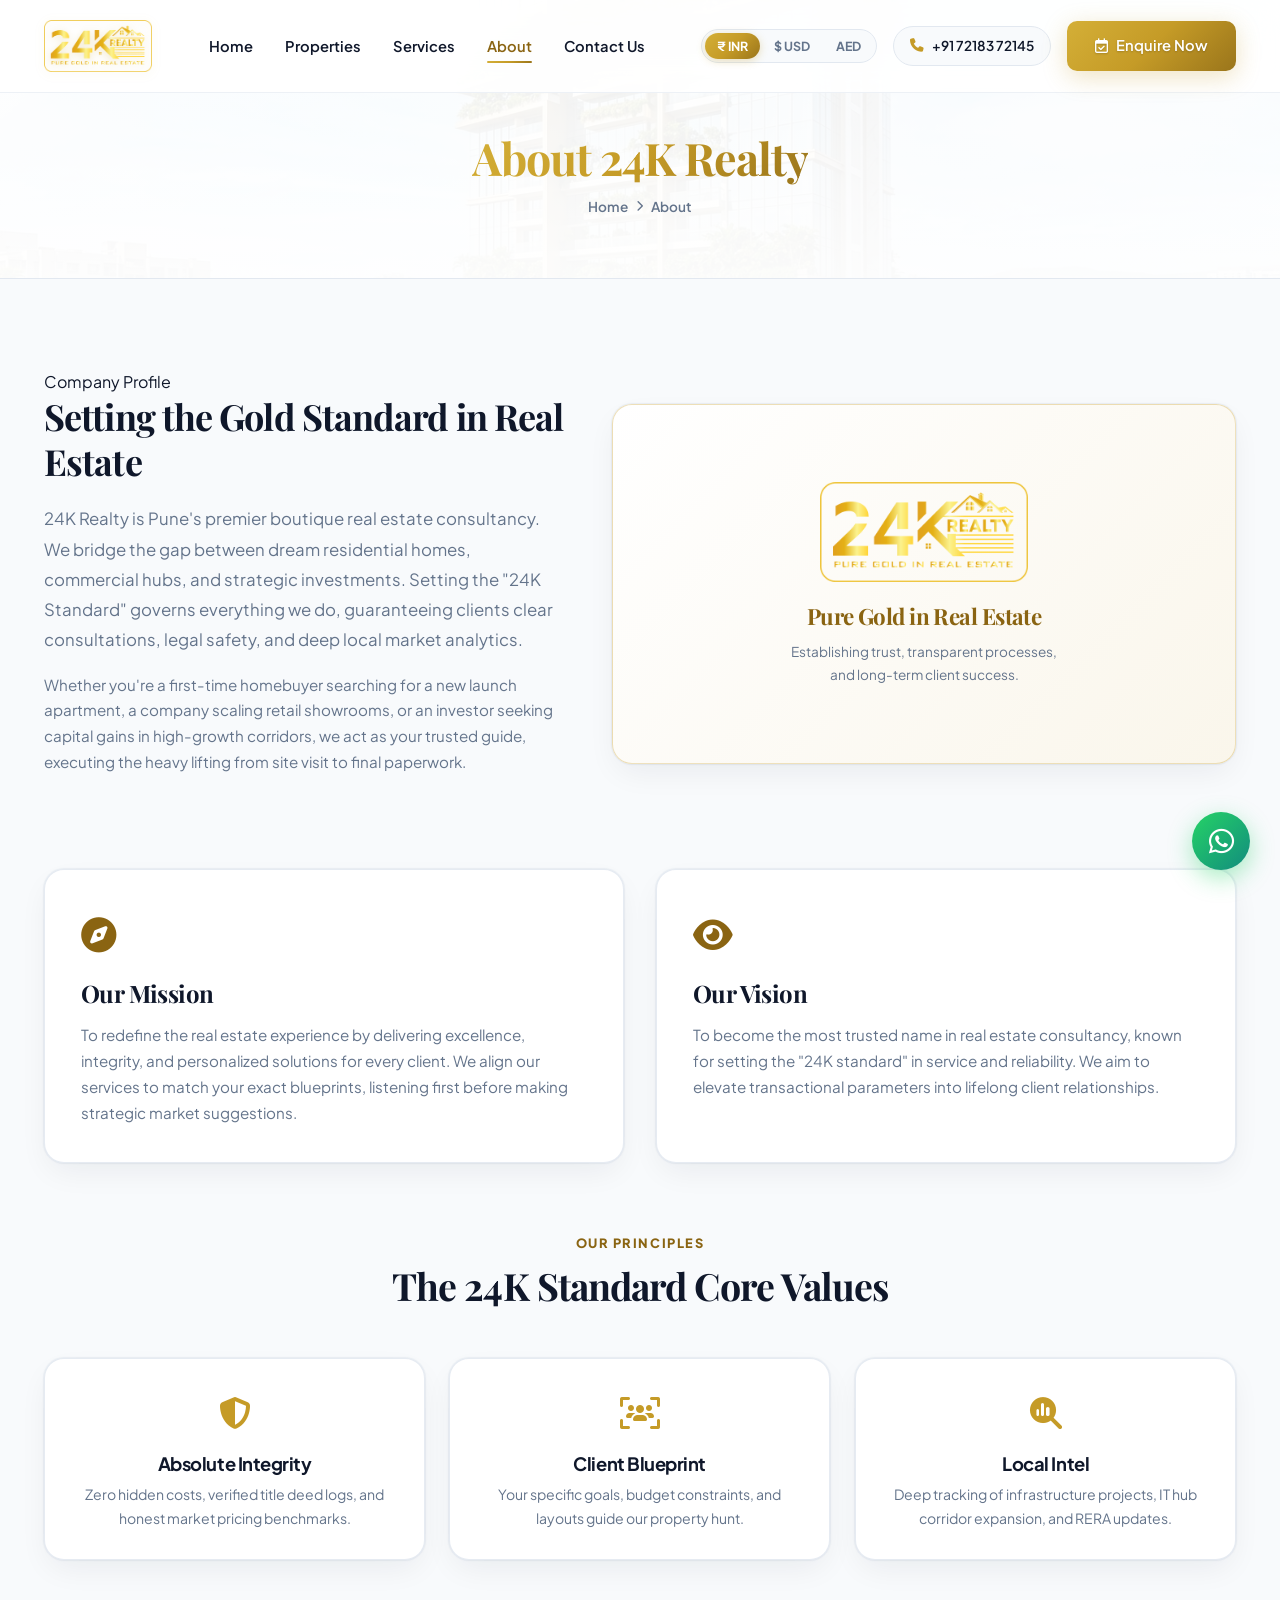
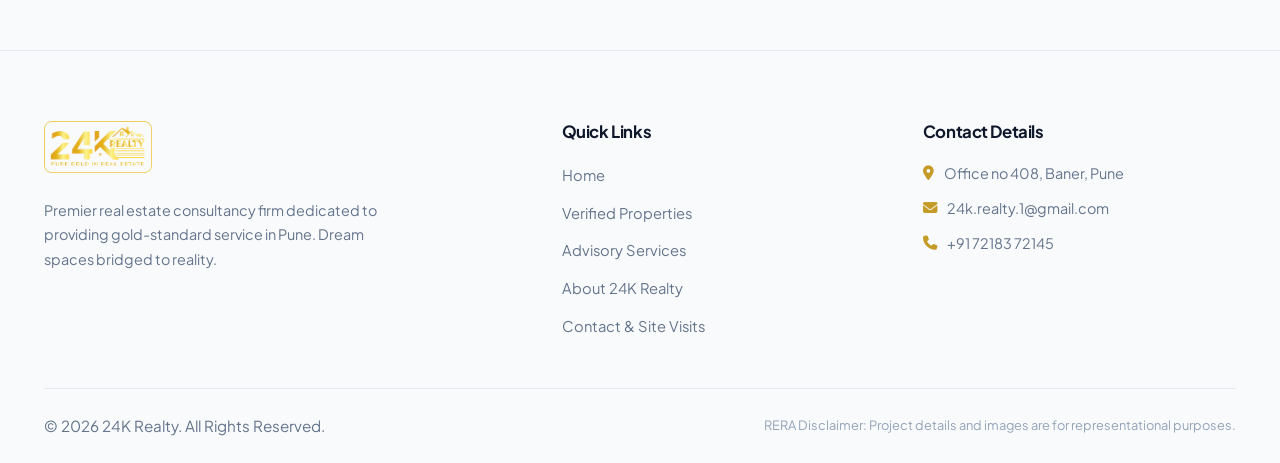
<file: about/index.html>
<!DOCTYPE html>
<html lang="en">
<head>
    <meta charset="UTF-8">
    <meta name="viewport" content="width=device-width, initial-scale=1.0">
    <meta name="description" content="Discover our mission, vision, and core values that drive 24K Realty to set the gold standard in Pune real estate consultancy.">
    <meta name="keywords" content="About 24K Realty, Real Estate Consultants Pune, Mission Vision Real Estate">
    <meta name="author" content="24K Realty">
    
    <title>About Us | 24K Realty Pune</title>
    
    <!-- FontAwesome 6 Icons -->
    <link rel="stylesheet" href="https://cdnjs.cloudflare.com/ajax/libs/font-awesome/6.4.0/css/all.min.css">
    
    <!-- Light Luxury Enterprise Style Sheet -->
    <link rel="stylesheet" href="../assets/css/style.css">
    
    <!-- Standard Favicon & Multi-Resolution Icons for Mobile Chrome, iOS & Desktop -->
    <link rel="icon" type="image/x-icon" href="../favicon.ico">
    <link rel="icon" type="image/png" sizes="32x32" href="../assets/images/favicon-32x32.png">
    <link rel="icon" type="image/png" sizes="16x16" href="../assets/images/favicon-16x16.png">
    <link rel="apple-touch-icon" sizes="180x180" href="../assets/images/apple-touch-icon.png">
    <link rel="manifest" href="../site.webmanifest">
    <meta name="theme-color" content="#C59B27">
    <meta name="msapplication-TileColor" content="#0F172A">
</head>
<body>

    <!-- --- Header Navigation --- -->
    <header class="site-header scrolled" id="siteHeader">
        <div class="container">
            <div class="header-wrap">
                <a href="../" class="logo" aria-label="24K Realty Home">
                    <img src="../assets/images/logo-light.png" alt="24K Realty Gold Logo">
                </a>
                
                <nav class="desktop-nav" aria-label="Primary Navigation">
                    <ul>
                        <li><a href="../">Home</a></li>
                        <li><a href="../properties/">Properties</a></li>
                        <li><a href="../services/">Services</a></li>
                        <li class="active"><a href="./">About</a></li>
                        <li><a href="../contact/">Contact Us</a></li>
                    </ul>
                </nav>
                
                <div class="header-action">
                    <!-- NRI Currency Switcher -->
                    <div class="currency-switcher" aria-label="Select Currency">
                        <button class="currency-btn active" data-currency="INR">₹ INR</button>
                        <button class="currency-btn" data-currency="USD">$ USD</button>
                        <button class="currency-btn" data-currency="AED">AED</button>
                    </div>

                    <a href="tel:+917218372145" class="header-phone-chip" aria-label="Call 24K Realty">
                        <i class="fa-solid fa-phone"></i>
                        <span>+91 72183 72145</span>
                    </a>
                    <a href="../contact/" class="btn btn-primary trigger-enquiry" data-property="General Consultation">
                        <i class="fa-regular fa-calendar-check"></i> Enquire Now
                    </a>
                    <button class="menu-toggle" id="menuToggle" aria-label="Toggle Navigation">
                        <span></span>
                        <span></span>
                        <span></span>
                    </button>
                </div>
            </div>
        </div>
    </header>

    <!-- Mobile Navigation Drawer -->
    <div class="mobile-nav-drawer" id="mobileDrawer">
        <button class="modal-close-btn" id="drawerClose" aria-label="Close Menu">&times;</button>
        
        <div style="margin-top: 10px;">
            <span style="font-size: 0.75rem; font-weight: 700; text-transform: uppercase; color: var(--text-muted); display: block; margin-bottom: 6px;">Select Currency:</span>
            <div class="currency-switcher" style="width: 100%; justify-content: space-around;" aria-label="Select Currency">
                <button class="currency-btn active" data-currency="INR">₹ INR</button>
                <button class="currency-btn" data-currency="USD">$ USD</button>
                <button class="currency-btn" data-currency="AED">AED</button>
            </div>
        </div>

        <ul>
            <li><a href="../">Home</a></li>
            <li><a href="../properties/">Properties</a></li>
            <li><a href="../services/">Services</a></li>
            <li class="active"><a href="./">About</a></li>
            <li><a href="../contact/">Contact Us</a></li>
        </ul>
        <a href="tel:+917218372145" class="btn btn-secondary" style="width: 100%; justify-content: center;">
            <i class="fa-solid fa-phone"></i> +91 72183 72145
        </a>
        <a href="../contact/" class="btn btn-primary trigger-enquiry" data-property="General Consultation" style="width: 100%; justify-content: center;">
            Book VIP Consultation
        </a>
    </div>
    <div class="mobile-overlay" id="mobileOverlay"></div>

    <!-- --- Inner Page Hero Banner --- -->
    <section class="inner-hero" style="background-image: url('../assets/images/hero_daylight.jpg');">
        <div class="container">
            <h1 class="text-gold-gradient shimmer-text">About 24K Realty</h1>
            <div class="breadcrumb-path">
                <a href="../">Home</a>
                <i class="fa-solid fa-chevron-right" style="font-size: 0.7rem; align-self: center;"></i>
                <span>About</span>
            </div>
        </div>
    </section>

    <!-- --- Long Form About Section --- -->
    <section class="section-padding" style="background-color: var(--bg-surface);">
        <div class="container">
            <div class="contact-section-split" style="margin-bottom: 70px; align-items: center;">
                <div class="reveal reveal-left">
                    <span class="subtitle">Company Profile</span>
                    <h2 style="font-family: var(--font-serif); font-size: 2.25rem; margin-bottom: 20px;">Setting the Gold Standard in Real Estate</h2>
                    <p style="margin-bottom: 16px; font-size: 1.05rem; line-height: 1.8;">24K Realty is Pune's premier boutique real estate consultancy. We bridge the gap between dream residential homes, commercial hubs, and strategic investments. Setting the "24K Standard" governs everything we do, guaranteeing clients clear consultations, legal safety, and deep local market analytics.</p>
                    <p style="margin-bottom: 24px;">Whether you're a first-time homebuyer searching for a new launch apartment, a company scaling retail showrooms, or an investor seeking capital gains in high-growth corridors, we act as your trusted guide, executing the heavy lifting from site visit to final paperwork.</p>
                </div>
                
                <div class="reveal reveal-right">
                    <!-- Elegant Logo Graphic -->
                    <div style="width: 100%; height: 360px; border-radius: var(--border-radius-xl); background: linear-gradient(135deg, #FFFFFF 0%, #FAF6EB 100%); border: 1.5px solid rgba(197, 155, 39, 0.3); display: flex; flex-direction: column; align-items: center; justify-content: center; text-align: center; padding: 30px; box-shadow: var(--shadow-card);">
                        <img src="../assets/images/logo-light.png" alt="24k Logo Outline" style="height: 100px; width: auto; margin-bottom: 20px;">
                        <h4 style="font-family: var(--font-serif); font-size: 1.4rem; color: var(--text-gold-dark); font-weight: 700;">Pure Gold in Real Estate</h4>
                        <p style="font-size: 0.85rem; max-width: 280px; color: var(--text-muted); margin-top: 10px;">Establishing trust, transparent processes, and long-term client success.</p>
                    </div>
                </div>
            </div>

            <!-- Mission & Vision Cards -->
            <div style="display: grid; grid-template-columns: repeat(auto-fit, minmax(320px, 1fr)); gap: 32px; margin-bottom: 70px;">
                <!-- Mission Card -->
                <div class="glass-card tilt-card" style="padding: 36px;">
                    <div style="font-size: 2.2rem; color: var(--text-gold-dark); margin-bottom: 16px;"><i class="fa-solid fa-compass"></i></div>
                    <h3 style="font-family: var(--font-serif); font-size: 1.5rem; margin-bottom: 14px;">Our Mission</h3>
                    <p style="line-height: 1.7; font-size: 0.95rem;">To redefine the real estate experience by delivering excellence, integrity, and personalized solutions for every client. We align our services to match your exact blueprints, listening first before making strategic market suggestions.</p>
                </div>

                <!-- Vision Card -->
                <div class="glass-card tilt-card" style="padding: 36px;">
                    <div style="font-size: 2.2rem; color: var(--text-gold-dark); margin-bottom: 16px;"><i class="fa-solid fa-eye"></i></div>
                    <h3 style="font-family: var(--font-serif); font-size: 1.5rem; margin-bottom: 14px;">Our Vision</h3>
                    <p style="line-height: 1.7; font-size: 0.95rem;">To become the most trusted name in real estate consultancy, known for setting the "24K standard" in service and reliability. We aim to elevate transactional parameters into lifelong client relationships.</p>
                </div>
            </div>
            
            <!-- Value Pillars -->
            <div>
                <div class="section-title-wrap reveal">
                    <span class="subtitle">Our Principles</span>
                    <h2>The 24K Standard Core Values</h2>
                </div>
                
                <div style="display: grid; grid-template-columns: repeat(auto-fit, minmax(280px, 1fr)); gap: 24px;">
                    <div class="glass-card tilt-card" style="padding: 28px; text-align: center;">
                        <div style="font-size: 2rem; color: var(--gold-primary); margin-bottom: 14px;"><i class="fa-solid fa-shield-halved"></i></div>
                        <h4 style="font-size: 1.15rem; margin-bottom: 8px;">Absolute Integrity</h4>
                        <p style="font-size: 0.88rem;">Zero hidden costs, verified title deed logs, and honest market pricing benchmarks.</p>
                    </div>
                    
                    <div class="glass-card tilt-card" style="padding: 28px; text-align: center;">
                        <div style="font-size: 2rem; color: var(--gold-primary); margin-bottom: 14px;"><i class="fa-solid fa-users-viewfinder"></i></div>
                        <h4 style="font-size: 1.15rem; margin-bottom: 8px;">Client Blueprint</h4>
                        <p style="font-size: 0.88rem;">Your specific goals, budget constraints, and layouts guide our property hunt.</p>
                    </div>
                    
                    <div class="glass-card tilt-card" style="padding: 28px; text-align: center;">
                        <div style="font-size: 2rem; color: var(--gold-primary); margin-bottom: 14px;"><i class="fa-solid fa-magnifying-glass-chart"></i></div>
                        <h4 style="font-size: 1.15rem; margin-bottom: 8px;">Local Intel</h4>
                        <p style="font-size: 0.88rem;">Deep tracking of infrastructure projects, IT hub corridor expansion, and RERA updates.</p>
                    </div>
                </div>
            </div>
        </div>
    </section>

    <!-- --- Footer --- -->
    <footer class="site-footer">
        <div class="container">
            <div class="footer-grid">
                <div class="footer-brand">
                    <img src="../assets/images/logo-light.png" alt="24K Realty Footer Logo" class="footer-logo">
                    <p>Premier real estate consultancy firm dedicated to providing gold-standard service in Pune. Dream spaces bridged to reality.</p>
                </div>
                
                <div class="footer-links">
                    <h4>Quick Links</h4>
                    <ul>
                        <li><a href="../">Home</a></li>
                        <li><a href="../properties/">Verified Properties</a></li>
                        <li><a href="../services/">Advisory Services</a></li>
                        <li><a href="./">About 24K Realty</a></li>
                        <li><a href="../contact/">Contact & Site Visits</a></li>
                    </ul>
                </div>
                
                <div class="footer-contact">
                    <h4>Contact Details</h4>
                    <ul>
                        <li><i class="fa-solid fa-location-dot"></i> <span>Office no 408, Baner, Pune</span></li>
                        <li><i class="fa-solid fa-envelope"></i> <a href="mailto:24k.realty.1@gmail.com">24k.realty.1@gmail.com</a></li>
                        <li><i class="fa-solid fa-phone"></i> <a href="tel:+917218372145">+91 72183 72145</a></li>
                    </ul>
                </div>
            </div>
            
            <div class="footer-bottom">
                <p>&copy; 2026 24K Realty. All Rights Reserved.</p>
                <p style="font-size: 0.8rem; color: #94A3B8;">RERA Disclaimer: Project details and images are for representational purposes.</p>
            </div>
        </div>
    </footer>

    <!-- Mobile Bottom Sticky Bar -->
    <div class="mobile-bottom-bar">
        <div class="mobile-bottom-actions">
            <a href="tel:+917218372145" class="btn btn-secondary">
                <i class="fa-solid fa-phone"></i> Call
            </a>
            <a href="#" class="btn btn-whatsapp trigger-whatsapp-direct" data-property="About 24K Realty">
                <i class="fa-brands fa-whatsapp"></i> WhatsApp
            </a>
            <a href="../contact/" class="btn btn-primary">
                <i class="fa-regular fa-calendar-check"></i> Book Visit
            </a>
        </div>
    </div>

    <!-- Floating WhatsApp Widget -->
    <div class="whatsapp-widget">
        <a href="#" class="whatsapp-btn" id="whatsappWidget" aria-label="Chat with 24K Realty on WhatsApp">
            <i class="fa-brands fa-whatsapp"></i>
        </a>
    </div>

    <!-- Main Controller Script -->
    <script src="../assets/js/main.js"></script>
</body>
</html>
</file>
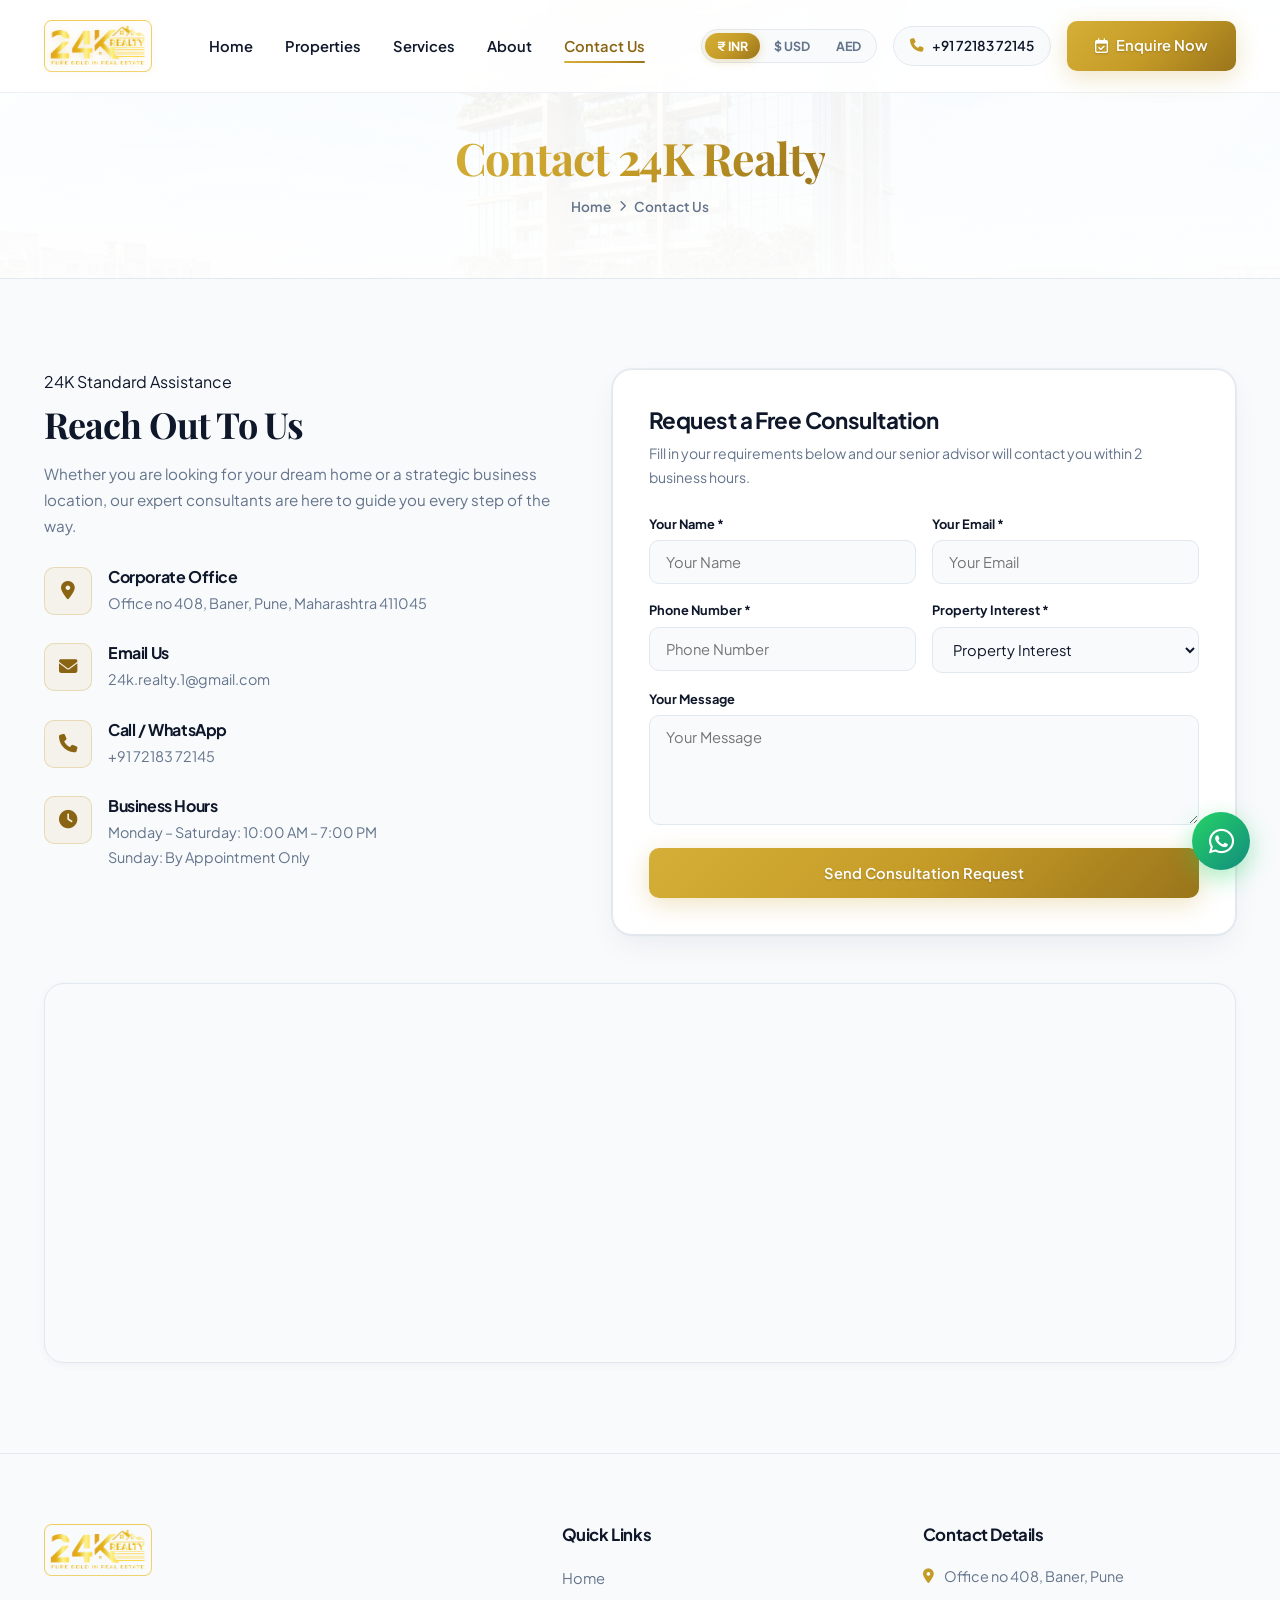
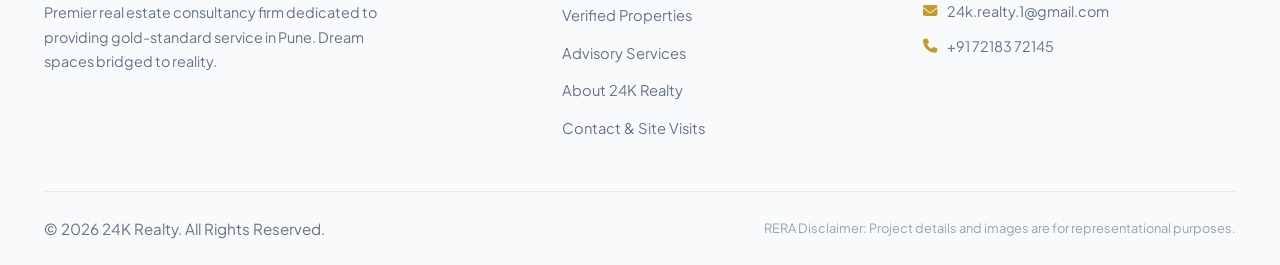
<file: contact/index.html>
<!DOCTYPE html>
<html lang="en">
<head>
    <meta charset="UTF-8">
    <meta name="viewport" content="width=device-width, initial-scale=1.0">
    <meta name="description" content="Get in touch with Pune's real estate experts at 24K Realty. Book a VIP consultation, email us, or visit our Baner, Pune office.">
    <meta name="keywords" content="Contact 24K Realty, Phone number Baner real estate, Email 24K Realty">
    <meta name="author" content="24K Realty">
    
    <title>Contact Us | 24K Realty Pune</title>
    
    <!-- FontAwesome 6 Icons -->
    <link rel="stylesheet" href="https://cdnjs.cloudflare.com/ajax/libs/font-awesome/6.4.0/css/all.min.css">
    
    <!-- Light Luxury Enterprise Style Sheet -->
    <link rel="stylesheet" href="../assets/css/style.css">
    
    <!-- Standard Favicon & Multi-Resolution Icons for Mobile Chrome, iOS & Desktop -->
    <link rel="icon" type="image/x-icon" href="../favicon.ico">
    <link rel="icon" type="image/png" sizes="32x32" href="../assets/images/favicon-32x32.png">
    <link rel="icon" type="image/png" sizes="16x16" href="../assets/images/favicon-16x16.png">
    <link rel="apple-touch-icon" sizes="180x180" href="../assets/images/apple-touch-icon.png">
    <link rel="manifest" href="../site.webmanifest">
    <meta name="theme-color" content="#C59B27">
    <meta name="msapplication-TileColor" content="#0F172A">
</head>
<body>

    <!-- --- Header Navigation --- -->
    <header class="site-header scrolled" id="siteHeader">
        <div class="container">
            <div class="header-wrap">
                <a href="../" class="logo" aria-label="24K Realty Home">
                    <img src="../assets/images/logo-light.png" alt="24K Realty Gold Logo">
                </a>
                
                <nav class="desktop-nav" aria-label="Primary Navigation">
                    <ul>
                        <li><a href="../">Home</a></li>
                        <li><a href="../properties/">Properties</a></li>
                        <li><a href="../services/">Services</a></li>
                        <li><a href="../about/">About</a></li>
                        <li class="active"><a href="./">Contact Us</a></li>
                    </ul>
                </nav>
                
                <div class="header-action">
                    <!-- NRI Currency Switcher -->
                    <div class="currency-switcher" aria-label="Select Currency">
                        <button class="currency-btn active" data-currency="INR">₹ INR</button>
                        <button class="currency-btn" data-currency="USD">$ USD</button>
                        <button class="currency-btn" data-currency="AED">AED</button>
                    </div>

                    <a href="tel:+917218372145" class="header-phone-chip" aria-label="Call 24K Realty">
                        <i class="fa-solid fa-phone"></i>
                        <span>+91 72183 72145</span>
                    </a>
                    <a href="#contactForm" class="btn btn-primary trigger-enquiry" data-property="General Consultation">
                        <i class="fa-regular fa-calendar-check"></i> Enquire Now
                    </a>
                    <button class="menu-toggle" id="menuToggle" aria-label="Toggle Navigation">
                        <span></span>
                        <span></span>
                        <span></span>
                    </button>
                </div>
            </div>
        </div>
    </header>

    <!-- Mobile Navigation Drawer -->
    <div class="mobile-nav-drawer" id="mobileDrawer">
        <button class="modal-close-btn" id="drawerClose" aria-label="Close Menu">&times;</button>
        
        <div style="margin-top: 10px;">
            <span style="font-size: 0.75rem; font-weight: 700; text-transform: uppercase; color: var(--text-muted); display: block; margin-bottom: 6px;">Select Currency:</span>
            <div class="currency-switcher" style="width: 100%; justify-content: space-around;" aria-label="Select Currency">
                <button class="currency-btn active" data-currency="INR">₹ INR</button>
                <button class="currency-btn" data-currency="USD">$ USD</button>
                <button class="currency-btn" data-currency="AED">AED</button>
            </div>
        </div>

        <ul>
            <li><a href="../">Home</a></li>
            <li><a href="../properties/">Properties</a></li>
            <li><a href="../services/">Services</a></li>
            <li><a href="../about/">About</a></li>
            <li class="active"><a href="./">Contact Us</a></li>
        </ul>
        <a href="tel:+917218372145" class="btn btn-secondary" style="width: 100%; justify-content: center;">
            <i class="fa-solid fa-phone"></i> +91 72183 72145
        </a>
        <a href="#contactForm" class="btn btn-primary trigger-enquiry" data-property="General Consultation" style="width: 100%; justify-content: center;">
            Book VIP Consultation
        </a>
    </div>
    <div class="mobile-overlay" id="mobileOverlay"></div>

    <!-- --- Inner Page Hero Banner --- -->
    <section class="inner-hero" style="background-image: url('../assets/images/hero_daylight.jpg');">
        <div class="container">
            <h1 class="text-gold-gradient shimmer-text">Contact 24K Realty</h1>
            <div class="breadcrumb-path">
                <a href="../">Home</a>
                <i class="fa-solid fa-chevron-right" style="font-size: 0.7rem; align-self: center;"></i>
                <span>Contact Us</span>
            </div>
        </div>
    </section>

    <!-- --- Contact Form & Information Split --- -->
    <section class="section-padding" style="background-color: var(--bg-surface);">
        <div class="container">
            <div class="contact-section-split">
                <!-- Contact Info Grid -->
                <div class="contact-info-block reveal reveal-left">
                    <div>
                        <span class="subtitle" style="text-align: left; margin: 0;">24K Standard Assistance</span>
                        <h2 style="font-family: var(--font-serif); font-size: 2.25rem; margin-top: 8px;">Reach Out To Us</h2>
                        <p style="margin-top: 14px;">Whether you are looking for your dream home or a strategic business location, our expert consultants are here to guide you every step of the way.</p>
                    </div>
                    
                    <div class="contact-info-item">
                        <div class="contact-icon-box"><i class="fa-solid fa-location-dot"></i></div>
                        <div>
                            <h4>Corporate Office</h4>
                            <p>Office no 408, Baner, Pune, Maharashtra 411045</p>
                        </div>
                    </div>
                    
                    <div class="contact-info-item">
                        <div class="contact-icon-box"><i class="fa-solid fa-envelope"></i></div>
                        <div>
                            <h4>Email Us</h4>
                            <p><a href="mailto:24k.realty.1@gmail.com">24k.realty.1@gmail.com</a></p>
                        </div>
                    </div>
                    
                    <div class="contact-info-item">
                        <div class="contact-icon-box"><i class="fa-solid fa-phone"></i></div>
                        <div>
                            <h4>Call / WhatsApp</h4>
                            <p><a href="tel:+917218372145">+91 72183 72145</a></p>
                        </div>
                    </div>
                    
                    <div class="contact-info-item">
                        <div class="contact-icon-box"><i class="fa-solid fa-clock"></i></div>
                        <div>
                            <h4>Business Hours</h4>
                            <p>Monday – Saturday: 10:00 AM – 7:00 PM<br>Sunday: By Appointment Only</p>
                        </div>
                    </div>
                </div>
                
                <!-- Contact Form Card -->
                <div class="contact-form-block reveal reveal-right">
                    <h3 style="margin-bottom: 8px; font-size: 1.4rem; font-weight: 700;">Request a Free Consultation</h3>
                    <p style="font-size: 0.88rem; margin-bottom: 24px;">Fill in your requirements below and our senior advisor will contact you within 2 business hours.</p>
                    
                    <form class="contact-form" id="contactForm">
                        <div class="form-grid-2col">
                            <div class="form-control-wrap">
                                <label for="cName">Your Name *</label>
                                <input type="text" id="cName" placeholder="Your Name" class="form-input" required>
                            </div>
                            <div class="form-control-wrap">
                                <label for="cEmail">Your Email *</label>
                                <input type="email" id="cEmail" placeholder="Your Email" class="form-input" required>
                            </div>
                        </div>

                        <div class="form-grid-2col">
                            <div class="form-control-wrap">
                                <label for="cPhone">Phone Number *</label>
                                <input type="tel" id="cPhone" placeholder="Phone Number" class="form-input" required>
                            </div>
                            <div class="form-control-wrap">
                                <label for="cProp">Property Interest *</label>
                                <select class="form-input" id="cProp" required>
                                    <option value="">Property Interest</option>
                                    <option value="Residential">Residential Flats</option>
                                    <option value="Commercial">Commercial Spaces</option>
                                    <option value="Investment">Investment Advisory</option>
                                </select>
                            </div>
                        </div>

                        <div class="form-control-wrap form-full-width">
                            <label for="cMsg">Your Message</label>
                            <textarea id="cMsg" placeholder="Your Message" class="form-textarea" required></textarea>
                        </div>
                        
                        <button type="submit" class="btn btn-primary form-full-width" style="height: 50px;">Send Consultation Request</button>
                    </form>
                    
                    <!-- Success overlay animation -->
                    <div class="form-success-overlay">
                        <div class="success-icon"><i class="fa-solid fa-circle-check"></i></div>
                        <h3>Message Received!</h3>
                        <p>Our gold standard property consultant will call you within 2 business hours.</p>
                    </div>
                </div>
            </div>
            
            <!-- Map Embed -->
            <div class="map-container reveal">
                <iframe src="https://maps.google.com/maps?q=Office%20no%20408,%20Baner,%20Pune&t=&z=15&ie=UTF8&iwloc=&output=embed" title="24K Realty Baner Office" allowfullscreen="" loading="lazy" referrerpolicy="no-referrer-when-downgrade"></iframe>
            </div>
        </div>
    </section>

    <!-- --- Footer --- -->
    <footer class="site-footer">
        <div class="container">
            <div class="footer-grid">
                <div class="footer-brand">
                    <img src="../assets/images/logo-light.png" alt="24K Realty Footer Logo" class="footer-logo">
                    <p>Premier real estate consultancy firm dedicated to providing gold-standard service in Pune. Dream spaces bridged to reality.</p>
                </div>
                
                <div class="footer-links">
                    <h4>Quick Links</h4>
                    <ul>
                        <li><a href="../">Home</a></li>
                        <li><a href="../properties/">Verified Properties</a></li>
                        <li><a href="../services/">Advisory Services</a></li>
                        <li><a href="../about/">About 24K Realty</a></li>
                        <li><a href="./">Contact & Site Visits</a></li>
                    </ul>
                </div>
                
                <div class="footer-contact">
                    <h4>Contact Details</h4>
                    <ul>
                        <li><i class="fa-solid fa-location-dot"></i> <span>Office no 408, Baner, Pune</span></li>
                        <li><i class="fa-solid fa-envelope"></i> <a href="mailto:24k.realty.1@gmail.com">24k.realty.1@gmail.com</a></li>
                        <li><i class="fa-solid fa-phone"></i> <a href="tel:+917218372145">+91 72183 72145</a></li>
                    </ul>
                </div>
            </div>
            
            <div class="footer-bottom">
                <p>&copy; 2026 24K Realty. All Rights Reserved.</p>
                <p style="font-size: 0.8rem; color: #94A3B8;">RERA Disclaimer: Project details and images are for representational purposes.</p>
            </div>
        </div>
    </footer>

    <!-- Mobile Bottom Sticky Bar -->
    <div class="mobile-bottom-bar">
        <div class="mobile-bottom-actions">
            <a href="tel:+917218372145" class="btn btn-secondary">
                <i class="fa-solid fa-phone"></i> Call
            </a>
            <a href="#" class="btn btn-whatsapp trigger-whatsapp-direct" data-property="Contact Us Direct">
                <i class="fa-brands fa-whatsapp"></i> WhatsApp
            </a>
            <a href="#contactForm" class="btn btn-primary">
                <i class="fa-regular fa-calendar-check"></i> Book Visit
            </a>
        </div>
    </div>

    <!-- Floating WhatsApp Widget -->
    <div class="whatsapp-widget">
        <a href="#" class="whatsapp-btn" id="whatsappWidget" aria-label="Chat with 24K Realty on WhatsApp">
            <i class="fa-brands fa-whatsapp"></i>
        </a>
    </div>

    <!-- Main Controller Script -->
    <script src="../assets/js/main.js"></script>
</body>
</html>
</file>
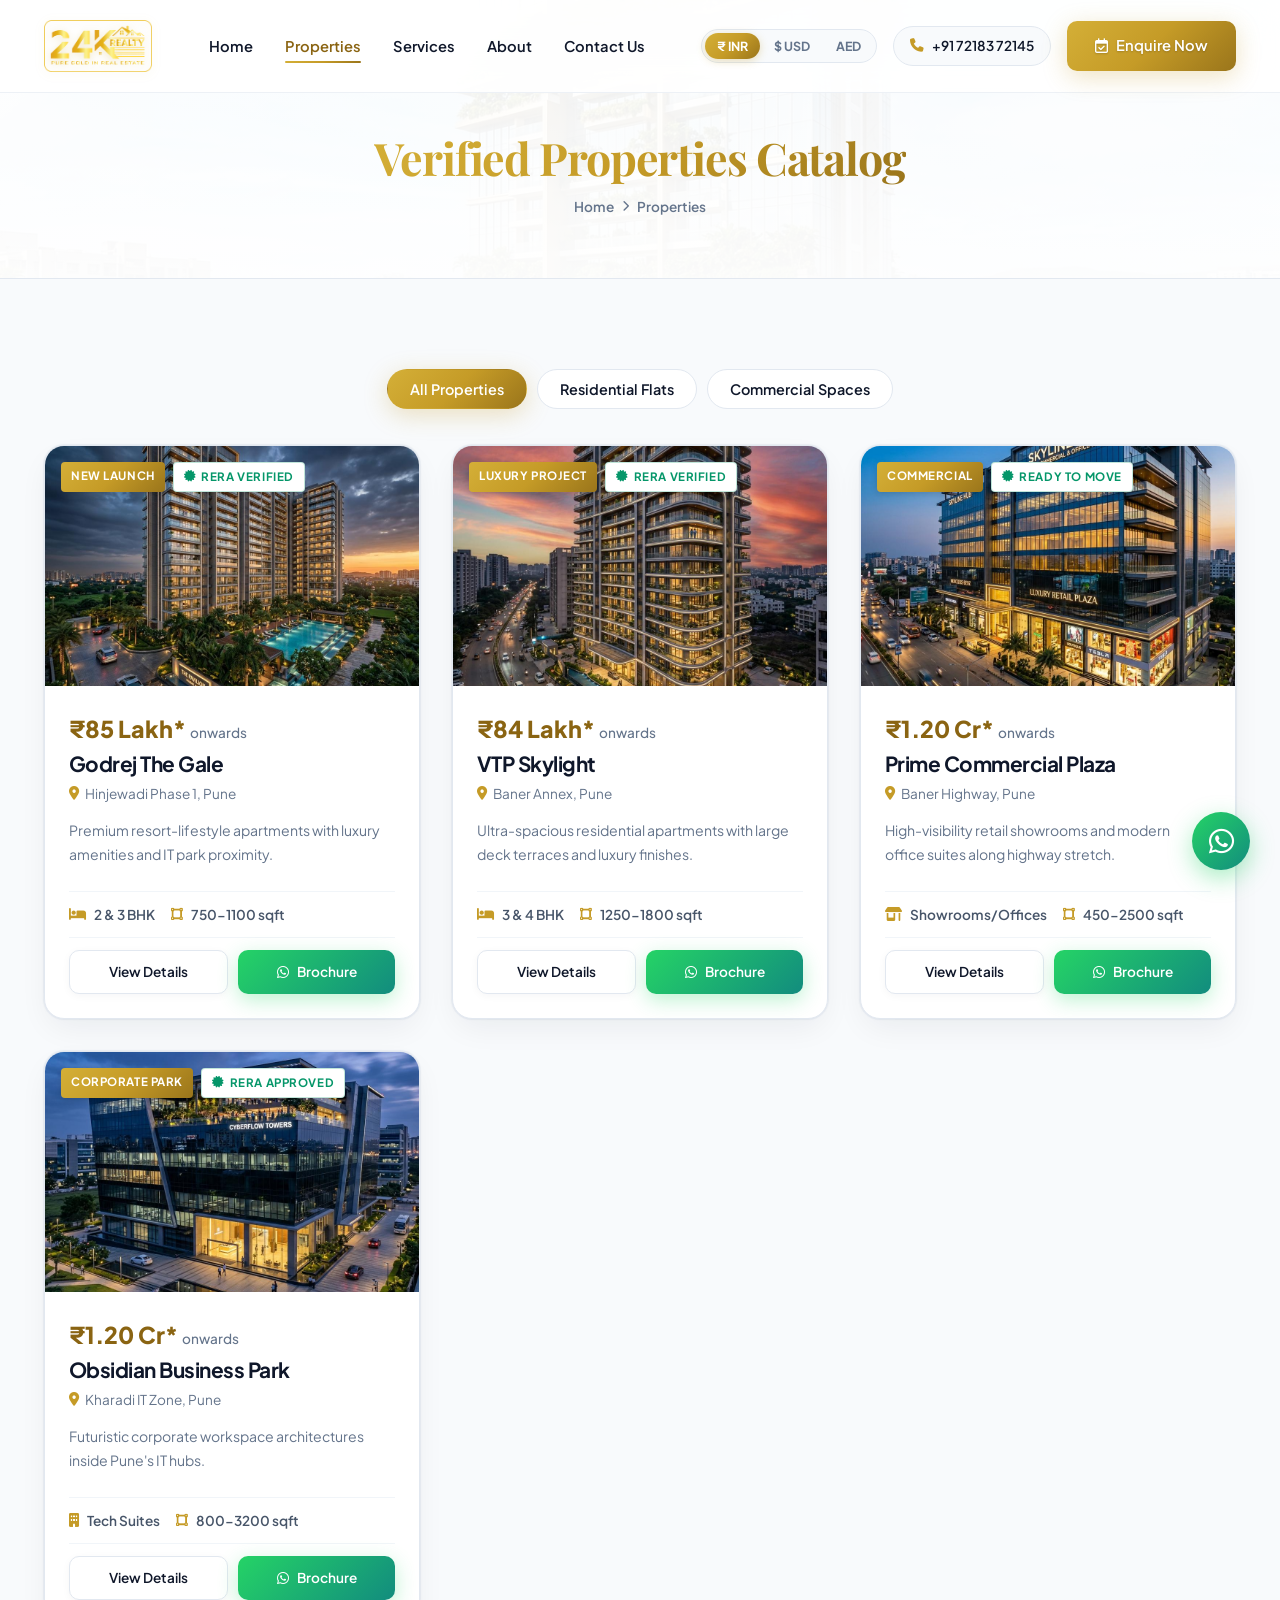
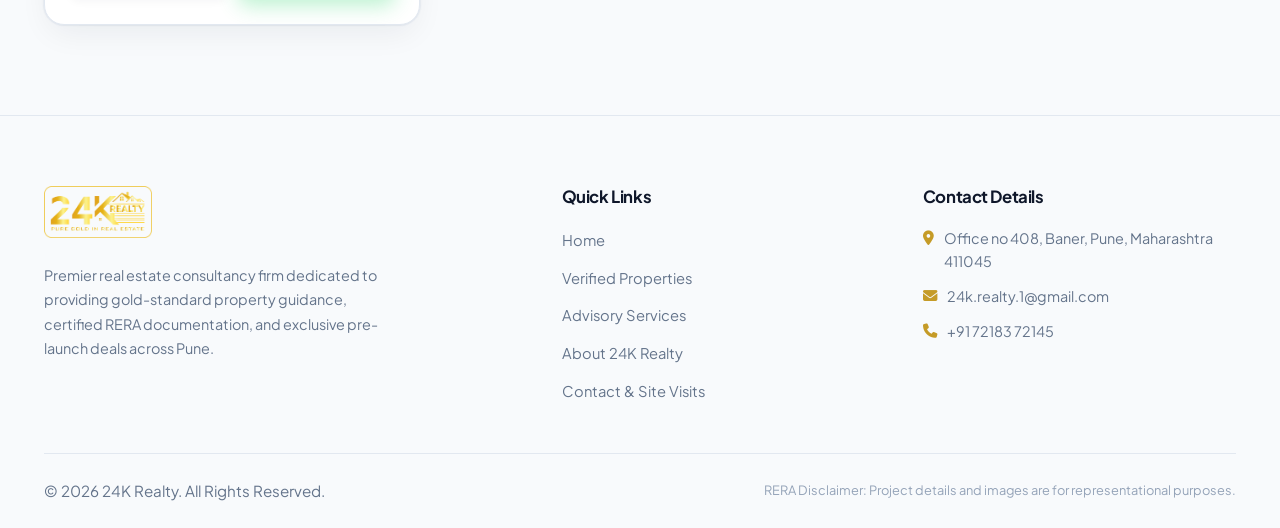
<file: properties/index.html>
<!DOCTYPE html>
<html lang="en">
<head>
    <meta charset="UTF-8">
    <meta name="viewport" content="width=device-width, initial-scale=1.0">
    <meta name="description" content="Explore verified premium residential flats and high-visibility commercial spaces listed by 24K Realty across Baner, Hinjewadi, Kharadi, and Pune.">
    <meta name="keywords" content="24K Realty Properties, Flats for sale Baner, Offices Hinjewadi, Showrooms Pune">
    <meta name="author" content="24K Realty">
    
    <title>Verified Properties | 24K Realty Pune</title>
    
    <!-- FontAwesome 6 Icons -->
    <link rel="stylesheet" href="https://cdnjs.cloudflare.com/ajax/libs/font-awesome/6.4.0/css/all.min.css">
    
    <!-- Light Luxury Enterprise Style Sheet -->
    <link rel="stylesheet" href="../assets/css/style.css">
    
    <!-- Standard Favicon & Multi-Resolution Icons for Mobile Chrome, iOS & Desktop -->
    <link rel="icon" type="image/x-icon" href="../favicon.ico">
    <link rel="icon" type="image/png" sizes="32x32" href="../assets/images/favicon-32x32.png">
    <link rel="icon" type="image/png" sizes="16x16" href="../assets/images/favicon-16x16.png">
    <link rel="apple-touch-icon" sizes="180x180" href="../assets/images/apple-touch-icon.png">
    <link rel="manifest" href="../site.webmanifest">
    <meta name="theme-color" content="#C59B27">
    <meta name="msapplication-TileColor" content="#0F172A">
</head>
<body>

    <!-- --- Header Navigation --- -->
    <header class="site-header scrolled" id="siteHeader">
        <div class="container">
            <div class="header-wrap">
                <a href="../" class="logo" aria-label="24K Realty Home">
                    <img src="../assets/images/logo-light.png" alt="24K Realty Gold Logo">
                </a>
                
                <nav class="desktop-nav" aria-label="Primary Navigation">
                    <ul>
                        <li><a href="../">Home</a></li>
                        <li class="active"><a href="./">Properties</a></li>
                        <li><a href="../services/">Services</a></li>
                        <li><a href="../about/">About</a></li>
                        <li><a href="../contact/">Contact Us</a></li>
                    </ul>
                </nav>
                
                <div class="header-action">
                    <!-- NRI Currency Switcher -->
                    <div class="currency-switcher" aria-label="Select Currency">
                        <button class="currency-btn active" data-currency="INR">₹ INR</button>
                        <button class="currency-btn" data-currency="USD">$ USD</button>
                        <button class="currency-btn" data-currency="AED">AED</button>
                    </div>

                    <a href="tel:+917218372145" class="header-phone-chip" aria-label="Call 24K Realty">
                        <i class="fa-solid fa-phone"></i>
                        <span>+91 72183 72145</span>
                    </a>
                    <a href="../contact/" class="btn btn-primary trigger-enquiry" data-property="General Consultation">
                        <i class="fa-regular fa-calendar-check"></i> Enquire Now
                    </a>
                    <button class="menu-toggle" id="menuToggle" aria-label="Toggle Navigation">
                        <span></span>
                        <span></span>
                        <span></span>
                    </button>
                </div>
            </div>
        </div>
    </header>

    <!-- Mobile Navigation Drawer -->
    <div class="mobile-nav-drawer" id="mobileDrawer">
        <button class="modal-close-btn" id="drawerClose" aria-label="Close Menu">&times;</button>
        
        <div style="margin-top: 10px;">
            <span style="font-size: 0.75rem; font-weight: 700; text-transform: uppercase; color: var(--text-muted); display: block; margin-bottom: 6px;">Select Currency:</span>
            <div class="currency-switcher" style="width: 100%; justify-content: space-around;" aria-label="Select Currency">
                <button class="currency-btn active" data-currency="INR">₹ INR</button>
                <button class="currency-btn" data-currency="USD">$ USD</button>
                <button class="currency-btn" data-currency="AED">AED</button>
            </div>
        </div>

        <ul>
            <li><a href="../">Home</a></li>
            <li class="active"><a href="./">Properties</a></li>
            <li><a href="../services/">Services</a></li>
            <li><a href="../about/">About</a></li>
            <li><a href="../contact/">Contact Us</a></li>
        </ul>
        <a href="tel:+917218372145" class="btn btn-secondary" style="width: 100%; justify-content: center;">
            <i class="fa-solid fa-phone"></i> +91 72183 72145
        </a>
        <a href="../contact/" class="btn btn-primary trigger-enquiry" data-property="General Consultation" style="width: 100%; justify-content: center;">
            Book VIP Consultation
        </a>
    </div>
    <div class="mobile-overlay" id="mobileOverlay"></div>

    <!-- --- Inner Page Hero Banner --- -->
    <section class="inner-hero" style="background-image: url('../assets/images/hero_daylight.jpg');">
        <div class="container">
            <h1 class="text-gold-gradient shimmer-text">Verified Properties Catalog</h1>
            <div class="breadcrumb-path">
                <a href="../">Home</a>
                <i class="fa-solid fa-chevron-right" style="font-size: 0.7rem; align-self: center;"></i>
                <span>Properties</span>
            </div>
        </div>
    </section>

    <!-- --- Properties Listings & Filters Section --- -->
    <section class="section-padding" style="background-color: var(--bg-surface);">
        <div class="container">
            <!-- Filter Tabs -->
            <div class="property-tabs reveal">
                <button class="tab-btn active" data-filter="all">All Properties</button>
                <button class="tab-btn" data-filter="residential">Residential Flats</button>
                <button class="tab-btn" data-filter="commercial">Commercial Spaces</button>
            </div>
            
            <!-- Grid Container -->
            <div class="properties-grid reveal" id="propertiesCatalogGrid">
                <!-- Card 1: Godrej The Gale -->
                <div class="property-card tilt-card property-grid-card" data-type="residential" data-location="Hinjewadi">
                    <div class="property-image-wrap">
                        <img src="../assets/images/godrej-gale-banner.jpg" alt="Godrej The Gale Hinjewadi" loading="lazy">
                        <div class="property-badge-strip">
                            <div class="property-badge badge-launch">New Launch</div>
                            <div class="property-badge badge-rera"><i class="fa-solid fa-certificate"></i> RERA Verified</div>
                        </div>
                    </div>
                    <div class="property-content-block">
                        <div class="property-price" data-inr-price="8500000">₹85 Lakh* <span style="font-size: 0.85rem; font-weight: 500; color: var(--text-muted);">onwards</span></div>
                        <h3 class="property-title">Godrej The Gale</h3>
                        <div class="property-location"><i class="fa-solid fa-location-dot"></i> Hinjewadi Phase 1, Pune</div>
                        <p style="font-size: 0.88rem; margin-bottom: 12px;">Premium resort-lifestyle apartments with luxury amenities and IT park proximity.</p>
                        <div class="property-specs-strip">
                            <div class="spec-item"><i class="fa-solid fa-bed"></i> <span>2 & 3 BHK</span></div>
                            <div class="spec-item"><i class="fa-solid fa-vector-square"></i> <span>750-1100 sqft</span></div>
                        </div>
                        <div class="property-actions-row">
                            <a href="../property/?project=godrej-the-gale" class="btn btn-secondary" style="flex: 1; padding: 10px 14px; font-size: 0.85rem;">View Details</a>
                            <a href="#" class="btn btn-whatsapp trigger-whatsapp-direct" data-property="Godrej The Gale" style="flex: 1; padding: 10px 14px; font-size: 0.85rem;">
                                <i class="fa-brands fa-whatsapp"></i> Brochure
                            </a>
                        </div>
                    </div>
                </div>
                
                <!-- Card 2: VTP Skylight -->
                <div class="property-card tilt-card property-grid-card" data-type="residential" data-location="Baner">
                    <div class="property-image-wrap">
                        <img src="../assets/images/millennium-falcon-banner.jpg" alt="VTP Skylight Baner Annex" loading="lazy">
                        <div class="property-badge-strip">
                            <div class="property-badge badge-launch">Luxury Project</div>
                            <div class="property-badge badge-rera"><i class="fa-solid fa-certificate"></i> RERA Verified</div>
                        </div>
                    </div>
                    <div class="property-content-block">
                        <div class="property-price" data-inr-price="8400000">₹84 Lakh* <span style="font-size: 0.85rem; font-weight: 500; color: var(--text-muted);">onwards</span></div>
                        <h3 class="property-title">VTP Skylight</h3>
                        <div class="property-location"><i class="fa-solid fa-location-dot"></i> Baner Annex, Pune</div>
                        <p style="font-size: 0.88rem; margin-bottom: 12px;">Ultra-spacious residential apartments with large deck terraces and luxury finishes.</p>
                        <div class="property-specs-strip">
                            <div class="spec-item"><i class="fa-solid fa-bed"></i> <span>3 & 4 BHK</span></div>
                            <div class="spec-item"><i class="fa-solid fa-vector-square"></i> <span>1250-1800 sqft</span></div>
                        </div>
                        <div class="property-actions-row">
                            <a href="../property/?project=vtp-skylight" class="btn btn-secondary" style="flex: 1; padding: 10px 14px; font-size: 0.85rem;">View Details</a>
                            <a href="#" class="btn btn-whatsapp trigger-whatsapp-direct" data-property="VTP Skylight" style="flex: 1; padding: 10px 14px; font-size: 0.85rem;">
                                <i class="fa-brands fa-whatsapp"></i> Brochure
                            </a>
                        </div>
                    </div>
                </div>
                
                <!-- Card 3: Prime Commercial Plaza -->
                <div class="property-card tilt-card property-grid-card" data-type="commercial" data-location="Baner">
                    <div class="property-image-wrap">
                        <img src="../assets/images/commercial-plaza-banner.jpg" alt="Commercial Spaces Baner" loading="lazy">
                        <div class="property-badge-strip">
                            <div class="property-badge badge-launch">Commercial</div>
                            <div class="property-badge badge-rera"><i class="fa-solid fa-certificate"></i> Ready to Move</div>
                        </div>
                    </div>
                    <div class="property-content-block">
                        <div class="property-price" data-inr-price="12000000">₹1.20 Cr* <span style="font-size: 0.85rem; font-weight: 500; color: var(--text-muted);">onwards</span></div>
                        <h3 class="property-title">Prime Commercial Plaza</h3>
                        <div class="property-location"><i class="fa-solid fa-location-dot"></i> Baner Highway, Pune</div>
                        <p style="font-size: 0.88rem; margin-bottom: 12px;">High-visibility retail showrooms and modern office suites along highway stretch.</p>
                        <div class="property-specs-strip">
                            <div class="spec-item"><i class="fa-solid fa-shop"></i> <span>Showrooms/Offices</span></div>
                            <div class="spec-item"><i class="fa-solid fa-vector-square"></i> <span>450-2500 sqft</span></div>
                        </div>
                        <div class="property-actions-row">
                            <a href="../property/?project=prime-commercial-plaza" class="btn btn-secondary" style="flex: 1; padding: 10px 14px; font-size: 0.85rem;">View Details</a>
                            <a href="#" class="btn btn-whatsapp trigger-whatsapp-direct" data-property="Prime Commercial Plaza" style="flex: 1; padding: 10px 14px; font-size: 0.85rem;">
                                <i class="fa-brands fa-whatsapp"></i> Brochure
                            </a>
                        </div>
                    </div>
                </div>
                
                <!-- Card 4: Obsidian Business Park -->
                <div class="property-card tilt-card property-grid-card" data-type="commercial" data-location="Kharadi">
                    <div class="property-image-wrap">
                        <img src="../assets/images/obsidian-park-banner.jpg" alt="Obsidian Business Park Kharadi" loading="lazy">
                        <div class="property-badge-strip">
                            <div class="property-badge badge-launch">Corporate Park</div>
                            <div class="property-badge badge-rera"><i class="fa-solid fa-certificate"></i> RERA Approved</div>
                        </div>
                    </div>
                    <div class="property-content-block">
                        <div class="property-price" data-inr-price="12000000">₹1.20 Cr* <span style="font-size: 0.85rem; font-weight: 500; color: var(--text-muted);">onwards</span></div>
                        <h3 class="property-title">Obsidian Business Park</h3>
                        <div class="property-location"><i class="fa-solid fa-location-dot"></i> Kharadi IT Zone, Pune</div>
                        <p style="font-size: 0.88rem; margin-bottom: 12px;">Futuristic corporate workspace architectures inside Pune's IT hubs.</p>
                        <div class="property-specs-strip">
                            <div class="spec-item"><i class="fa-solid fa-building"></i> <span>Tech Suites</span></div>
                            <div class="spec-item"><i class="fa-solid fa-vector-square"></i> <span>800-3200 sqft</span></div>
                        </div>
                        <div class="property-actions-row">
                            <a href="../property/?project=obsidian-business-park" class="btn btn-secondary" style="flex: 1; padding: 10px 14px; font-size: 0.85rem;">View Details</a>
                            <a href="#" class="btn btn-whatsapp trigger-whatsapp-direct" data-property="Obsidian Business Park" style="flex: 1; padding: 10px 14px; font-size: 0.85rem;">
                                <i class="fa-brands fa-whatsapp"></i> Brochure
                            </a>
                        </div>
                    </div>
                </div>
            </div>
        </div>
    </section>

    <!-- --- Site Footer --- -->
    <footer class="site-footer">
        <div class="container">
            <div class="footer-grid">
                <div class="footer-brand">
                    <img src="../assets/images/logo-light.png" alt="24K Realty Footer Logo" class="footer-logo" loading="lazy">
                    <p>Premier real estate consultancy firm dedicated to providing gold-standard property guidance, certified RERA documentation, and exclusive pre-launch deals across Pune.</p>
                </div>
                
                <div class="footer-links">
                    <h4>Quick Links</h4>
                    <ul>
                        <li><a href="../">Home</a></li>
                        <li><a href="./">Verified Properties</a></li>
                        <li><a href="../services/">Advisory Services</a></li>
                        <li><a href="../about/">About 24K Realty</a></li>
                        <li><a href="../contact/">Contact & Site Visits</a></li>
                    </ul>
                </div>
                
                <div class="footer-contact">
                    <h4>Contact Details</h4>
                    <ul>
                        <li><i class="fa-solid fa-location-dot"></i> <span>Office no 408, Baner, Pune, Maharashtra 411045</span></li>
                        <li><i class="fa-solid fa-envelope"></i> <a href="mailto:24k.realty.1@gmail.com">24k.realty.1@gmail.com</a></li>
                        <li><i class="fa-solid fa-phone"></i> <a href="tel:+917218372145">+91 72183 72145</a></li>
                    </ul>
                </div>
            </div>
            
            <div class="footer-bottom">
                <p>&copy; 2026 24K Realty. All Rights Reserved.</p>
                <p style="font-size: 0.8rem; color: #94A3B8;">RERA Disclaimer: Project details and images are for representational purposes.</p>
            </div>
        </div>
    </footer>

    <!-- Mobile Bottom Sticky Bar -->
    <div class="mobile-bottom-bar">
        <div class="mobile-bottom-actions">
            <a href="tel:+917218372145" class="btn btn-secondary">
                <i class="fa-solid fa-phone"></i> Call
            </a>
            <a href="#" class="btn btn-whatsapp trigger-whatsapp-direct" data-property="Properties Catalog">
                <i class="fa-brands fa-whatsapp"></i> WhatsApp
            </a>
            <a href="../contact/" class="btn btn-primary">
                <i class="fa-regular fa-calendar-check"></i> Book Visit
            </a>
        </div>
    </div>

    <!-- Floating WhatsApp Widget -->
    <div class="whatsapp-widget">
        <a href="#" class="whatsapp-btn" id="whatsappWidget" aria-label="Chat with 24K Realty on WhatsApp">
            <i class="fa-brands fa-whatsapp"></i>
        </a>
    </div>

    <!-- Main Controller Script -->
    <script src="../assets/js/main.js"></script>
</body>
</html>
</file>
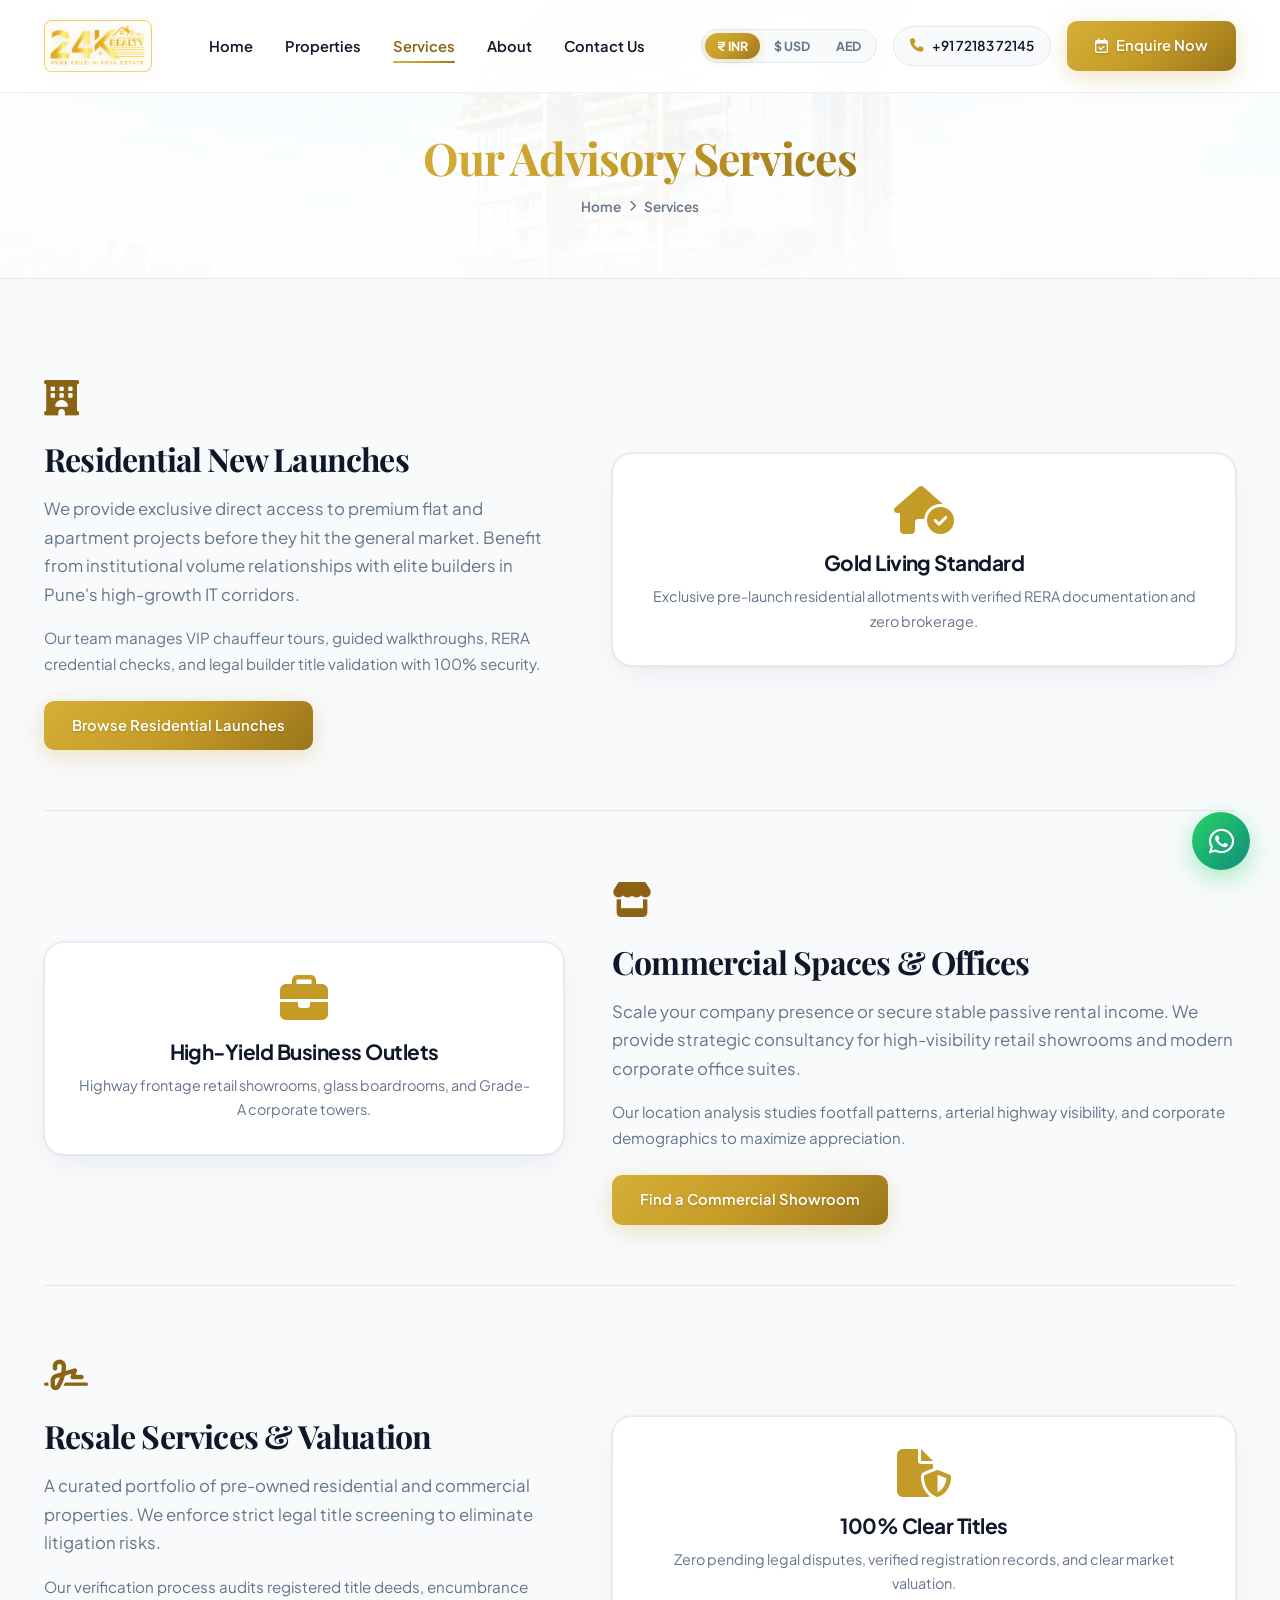
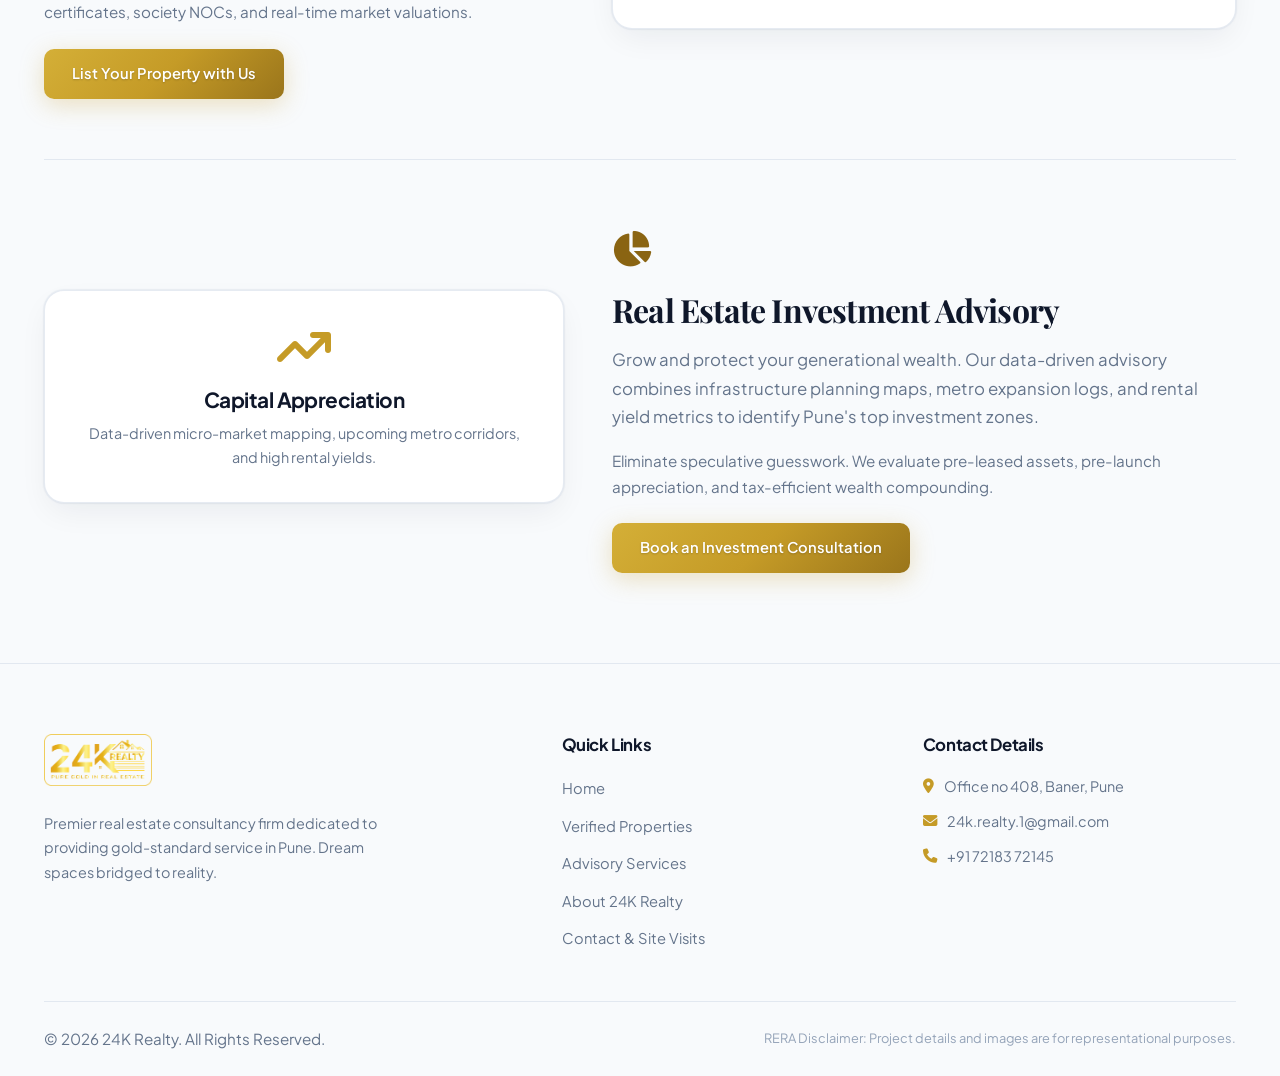
<file: services/index.html>
<!DOCTYPE html>
<html lang="en">
<head>
    <meta charset="UTF-8">
    <meta name="viewport" content="width=device-width, initial-scale=1.0">
    <meta name="description" content="Learn about our real estate consultancy services, including residential launches, commercial spaces, resale, and investment advisory in Pune.">
    <meta name="keywords" content="Real Estate Services Pune, Commercial consultancy, Flat site visit Baner, Land investment Pune">
    <meta name="author" content="24K Realty">
    
    <title>Services | 24K Realty Pune</title>
    
    <!-- FontAwesome 6 Icons -->
    <link rel="stylesheet" href="https://cdnjs.cloudflare.com/ajax/libs/font-awesome/6.4.0/css/all.min.css">
    
    <!-- Light Luxury Enterprise Style Sheet -->
    <link rel="stylesheet" href="../assets/css/style.css">
    
    <!-- Standard Favicon & Multi-Resolution Icons for Mobile Chrome, iOS & Desktop -->
    <link rel="icon" type="image/x-icon" href="../favicon.ico">
    <link rel="icon" type="image/png" sizes="32x32" href="../assets/images/favicon-32x32.png">
    <link rel="icon" type="image/png" sizes="16x16" href="../assets/images/favicon-16x16.png">
    <link rel="apple-touch-icon" sizes="180x180" href="../assets/images/apple-touch-icon.png">
    <link rel="manifest" href="../site.webmanifest">
    <meta name="theme-color" content="#C59B27">
    <meta name="msapplication-TileColor" content="#0F172A">
</head>
<body>

    <!-- --- Header Navigation --- -->
    <header class="site-header scrolled" id="siteHeader">
        <div class="container">
            <div class="header-wrap">
                <a href="../" class="logo" aria-label="24K Realty Home">
                    <img src="../assets/images/logo-light.png" alt="24K Realty Gold Logo">
                </a>
                
                <nav class="desktop-nav" aria-label="Primary Navigation">
                    <ul>
                        <li><a href="../">Home</a></li>
                        <li><a href="../properties/">Properties</a></li>
                        <li class="active"><a href="./">Services</a></li>
                        <li><a href="../about/">About</a></li>
                        <li><a href="../contact/">Contact Us</a></li>
                    </ul>
                </nav>
                
                <div class="header-action">
                    <!-- NRI Currency Switcher -->
                    <div class="currency-switcher" aria-label="Select Currency">
                        <button class="currency-btn active" data-currency="INR">₹ INR</button>
                        <button class="currency-btn" data-currency="USD">$ USD</button>
                        <button class="currency-btn" data-currency="AED">AED</button>
                    </div>

                    <a href="tel:+917218372145" class="header-phone-chip" aria-label="Call 24K Realty">
                        <i class="fa-solid fa-phone"></i>
                        <span>+91 72183 72145</span>
                    </a>
                    <a href="../contact/" class="btn btn-primary trigger-enquiry" data-property="General Consultation">
                        <i class="fa-regular fa-calendar-check"></i> Enquire Now
                    </a>
                    <button class="menu-toggle" id="menuToggle" aria-label="Toggle Navigation">
                        <span></span>
                        <span></span>
                        <span></span>
                    </button>
                </div>
            </div>
        </div>
    </header>

    <!-- Mobile Navigation Drawer -->
    <div class="mobile-nav-drawer" id="mobileDrawer">
        <button class="modal-close-btn" id="drawerClose" aria-label="Close Menu">&times;</button>
        
        <div style="margin-top: 10px;">
            <span style="font-size: 0.75rem; font-weight: 700; text-transform: uppercase; color: var(--text-muted); display: block; margin-bottom: 6px;">Select Currency:</span>
            <div class="currency-switcher" style="width: 100%; justify-content: space-around;" aria-label="Select Currency">
                <button class="currency-btn active" data-currency="INR">₹ INR</button>
                <button class="currency-btn" data-currency="USD">$ USD</button>
                <button class="currency-btn" data-currency="AED">AED</button>
            </div>
        </div>

        <ul>
            <li><a href="../">Home</a></li>
            <li><a href="../properties/">Properties</a></li>
            <li class="active"><a href="./">Services</a></li>
            <li><a href="../about/">About</a></li>
            <li><a href="../contact/">Contact Us</a></li>
        </ul>
        <a href="tel:+917218372145" class="btn btn-secondary" style="width: 100%; justify-content: center;">
            <i class="fa-solid fa-phone"></i> +91 72183 72145
        </a>
        <a href="../contact/" class="btn btn-primary trigger-enquiry" data-property="General Consultation" style="width: 100%; justify-content: center;">
            Book VIP Consultation
        </a>
    </div>
    <div class="mobile-overlay" id="mobileOverlay"></div>

    <!-- --- Inner Page Hero Banner --- -->
    <section class="inner-hero" style="background-image: url('../assets/images/hero_daylight.jpg');">
        <div class="container">
            <h1 class="text-gold-gradient shimmer-text">Our Advisory Services</h1>
            <div class="breadcrumb-path">
                <a href="../">Home</a>
                <i class="fa-solid fa-chevron-right" style="font-size: 0.7rem; align-self: center;"></i>
                <span>Services</span>
            </div>
        </div>
    </section>

    <!-- --- Services Breakdown --- -->
    <section class="section-padding" style="background-color: var(--bg-surface);">
        <div class="container" style="display: flex; flex-direction: column; gap: 60px;">
            
            <!-- Service 1: Residential Launches -->
            <div class="contact-section-split" style="align-items: center;">
                <div class="reveal reveal-left">
                    <div style="font-size: 2.2rem; color: var(--text-gold-dark); margin-bottom: 14px;"><i class="fa-solid fa-hotel"></i></div>
                    <h2 style="font-family: var(--font-serif); font-size: 2rem; margin-bottom: 16px;">Residential New Launches</h2>
                    <p style="margin-bottom: 16px; font-size: 1.05rem;">We provide exclusive direct access to premium flat and apartment projects before they hit the general market. Benefit from institutional volume relationships with elite builders in Pune's high-growth IT corridors.</p>
                    <p style="margin-bottom: 24px;">Our team manages VIP chauffeur tours, guided walkthroughs, RERA credential checks, and legal builder title validation with 100% security.</p>
                    <a href="../properties/?type=residential" class="btn btn-primary">Browse Residential Launches</a>
                </div>
                <div class="reveal reveal-right">
                    <div class="glass-card" style="padding: 32px; text-align: center; border-radius: var(--border-radius-xl);">
                        <i class="fa-solid fa-house-circle-check" style="font-size: 3rem; color: var(--gold-primary); margin-bottom: 16px;"></i>
                        <h3 style="font-size: 1.3rem; margin-bottom: 8px;">Gold Living Standard</h3>
                        <p style="font-size: 0.9rem;">Exclusive pre-launch residential allotments with verified RERA documentation and zero brokerage.</p>
                    </div>
                </div>
            </div>
            
            <hr style="border: 0; border-top: 1px solid var(--border-color);">

            <!-- Service 2: Commercial Spaces -->
            <div class="contact-section-split" style="align-items: center;">
                <div class="reveal reveal-left" style="order: 2;">
                    <div style="font-size: 2.2rem; color: var(--text-gold-dark); margin-bottom: 14px;"><i class="fa-solid fa-store"></i></div>
                    <h2 style="font-family: var(--font-serif); font-size: 2rem; margin-bottom: 16px;">Commercial Spaces & Offices</h2>
                    <p style="margin-bottom: 16px; font-size: 1.05rem;">Scale your company presence or secure stable passive rental income. We provide strategic consultancy for high-visibility retail showrooms and modern corporate office suites.</p>
                    <p style="margin-bottom: 24px;">Our location analysis studies footfall patterns, arterial highway visibility, and corporate demographics to maximize appreciation.</p>
                    <a href="../properties/?type=commercial" class="btn btn-primary">Find a Commercial Showroom</a>
                </div>
                <div class="reveal reveal-right" style="order: 1;">
                    <div class="glass-card" style="padding: 32px; text-align: center; border-radius: var(--border-radius-xl);">
                        <i class="fa-solid fa-briefcase" style="font-size: 3rem; color: var(--gold-primary); margin-bottom: 16px;"></i>
                        <h3 style="font-size: 1.3rem; margin-bottom: 8px;">High-Yield Business Outlets</h3>
                        <p style="font-size: 0.9rem;">Highway frontage retail showrooms, glass boardrooms, and Grade-A corporate towers.</p>
                    </div>
                </div>
            </div>

            <hr style="border: 0; border-top: 1px solid var(--border-color);">

            <!-- Service 3: Resale & Valuation -->
            <div class="contact-section-split" style="align-items: center;">
                <div class="reveal reveal-left">
                    <div style="font-size: 2.2rem; color: var(--text-gold-dark); margin-bottom: 14px;"><i class="fa-solid fa-signature"></i></div>
                    <h2 style="font-family: var(--font-serif); font-size: 2rem; margin-bottom: 16px;">Resale Services & Valuation</h2>
                    <p style="margin-bottom: 16px; font-size: 1.05rem;">A curated portfolio of pre-owned residential and commercial properties. We enforce strict legal title screening to eliminate litigation risks.</p>
                    <p style="margin-bottom: 24px;">Our verification process audits registered title deeds, encumbrance certificates, society NOCs, and real-time market valuations.</p>
                    <a href="../contact/" class="btn btn-primary trigger-enquiry" data-property="Resale Service Inquiry">List Your Property with Us</a>
                </div>
                <div class="reveal reveal-right">
                    <div class="glass-card" style="padding: 32px; text-align: center; border-radius: var(--border-radius-xl);">
                        <i class="fa-solid fa-file-shield" style="font-size: 3rem; color: var(--gold-primary); margin-bottom: 16px;"></i>
                        <h3 style="font-size: 1.3rem; margin-bottom: 8px;">100% Clear Titles</h3>
                        <p style="font-size: 0.9rem;">Zero pending legal disputes, verified registration records, and clear market valuation.</p>
                    </div>
                </div>
            </div>

            <hr style="border: 0; border-top: 1px solid var(--border-color);">

            <!-- Service 4: Investment Advisory -->
            <div class="contact-section-split" style="align-items: center;">
                <div class="reveal reveal-left" style="order: 2;">
                    <div style="font-size: 2.2rem; color: var(--text-gold-dark); margin-bottom: 14px;"><i class="fa-solid fa-chart-pie"></i></div>
                    <h2 style="font-family: var(--font-serif); font-size: 2rem; margin-bottom: 16px;">Real Estate Investment Advisory</h2>
                    <p style="margin-bottom: 16px; font-size: 1.05rem;">Grow and protect your generational wealth. Our data-driven advisory combines infrastructure planning maps, metro expansion logs, and rental yield metrics to identify Pune's top investment zones.</p>
                    <p style="margin-bottom: 24px;">Eliminate speculative guesswork. We evaluate pre-leased assets, pre-launch appreciation, and tax-efficient wealth compounding.</p>
                    <a href="../contact/" class="btn btn-primary">Book an Investment Consultation</a>
                </div>
                <div class="reveal reveal-right" style="order: 1;">
                    <div class="glass-card" style="padding: 32px; text-align: center; border-radius: var(--border-radius-xl);">
                        <i class="fa-solid fa-arrow-trend-up" style="font-size: 3rem; color: var(--gold-primary); margin-bottom: 16px;"></i>
                        <h3 style="font-size: 1.3rem; margin-bottom: 8px;">Capital Appreciation</h3>
                        <p style="font-size: 0.9rem;">Data-driven micro-market mapping, upcoming metro corridors, and high rental yields.</p>
                    </div>
                </div>
            </div>

        </div>
    </section>

    <!-- --- Footer --- -->
    <footer class="site-footer">
        <div class="container">
            <div class="footer-grid">
                <div class="footer-brand">
                    <img src="../assets/images/logo-light.png" alt="24K Realty Footer Logo" class="footer-logo">
                    <p>Premier real estate consultancy firm dedicated to providing gold-standard service in Pune. Dream spaces bridged to reality.</p>
                </div>
                
                <div class="footer-links">
                    <h4>Quick Links</h4>
                    <ul>
                        <li><a href="../">Home</a></li>
                        <li><a href="../properties/">Verified Properties</a></li>
                        <li><a href="./">Advisory Services</a></li>
                        <li><a href="../about/">About 24K Realty</a></li>
                        <li><a href="../contact/">Contact & Site Visits</a></li>
                    </ul>
                </div>
                
                <div class="footer-contact">
                    <h4>Contact Details</h4>
                    <ul>
                        <li><i class="fa-solid fa-location-dot"></i> <span>Office no 408, Baner, Pune</span></li>
                        <li><i class="fa-solid fa-envelope"></i> <a href="mailto:24k.realty.1@gmail.com">24k.realty.1@gmail.com</a></li>
                        <li><i class="fa-solid fa-phone"></i> <a href="tel:+917218372145">+91 72183 72145</a></li>
                    </ul>
                </div>
            </div>
            
            <div class="footer-bottom">
                <p>&copy; 2026 24K Realty. All Rights Reserved.</p>
                <p style="font-size: 0.8rem; color: #94A3B8;">RERA Disclaimer: Project details and images are for representational purposes.</p>
            </div>
        </div>
    </footer>

    <!-- Mobile Bottom Sticky Bar -->
    <div class="mobile-bottom-bar">
        <div class="mobile-bottom-actions">
            <a href="tel:+917218372145" class="btn btn-secondary">
                <i class="fa-solid fa-phone"></i> Call
            </a>
            <a href="#" class="btn btn-whatsapp trigger-whatsapp-direct" data-property="Advisory Services">
                <i class="fa-brands fa-whatsapp"></i> WhatsApp
            </a>
            <a href="../contact/" class="btn btn-primary">
                <i class="fa-regular fa-calendar-check"></i> Book Visit
            </a>
        </div>
    </div>

    <!-- Floating WhatsApp Widget -->
    <div class="whatsapp-widget">
        <a href="#" class="whatsapp-btn" id="whatsappWidget" aria-label="Chat with 24K Realty on WhatsApp">
            <i class="fa-brands fa-whatsapp"></i>
        </a>
    </div>

    <!-- Main Controller Script -->
    <script src="../assets/js/main.js"></script>
</body>
</html>
</file>
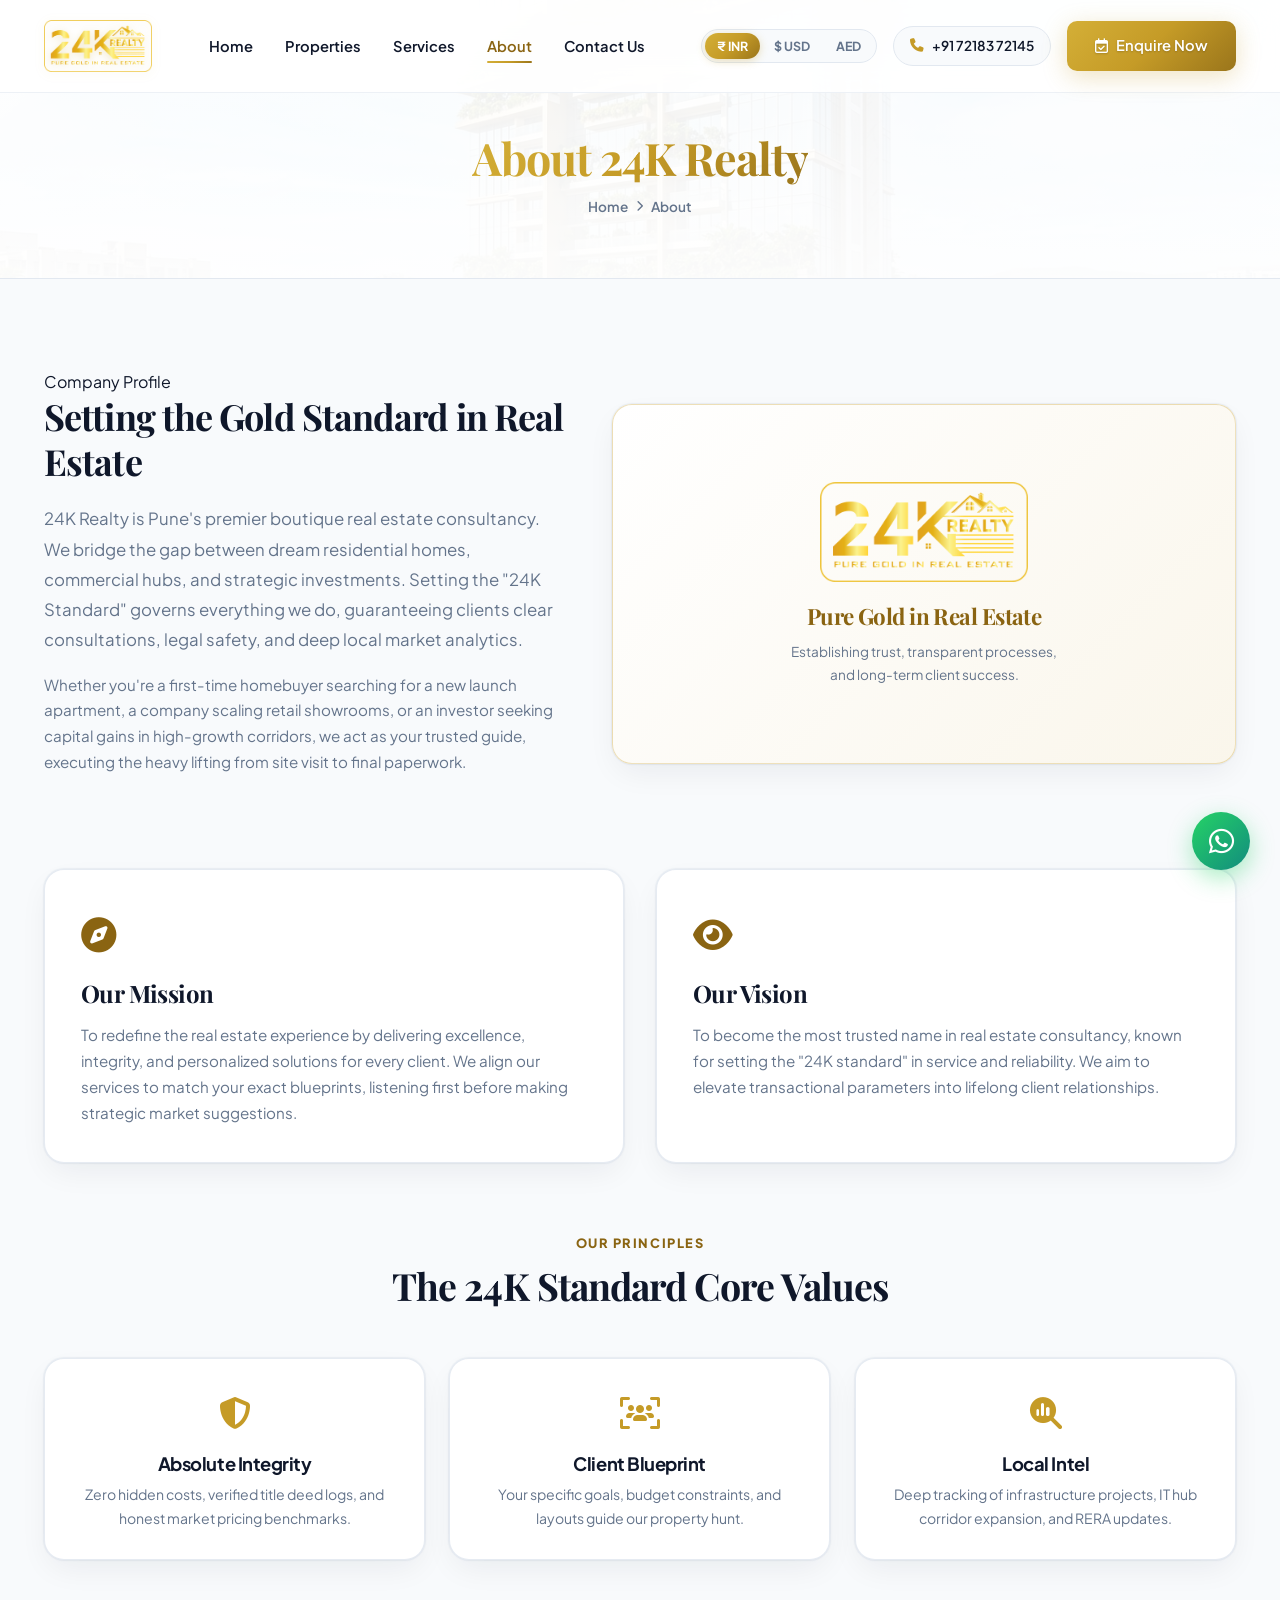
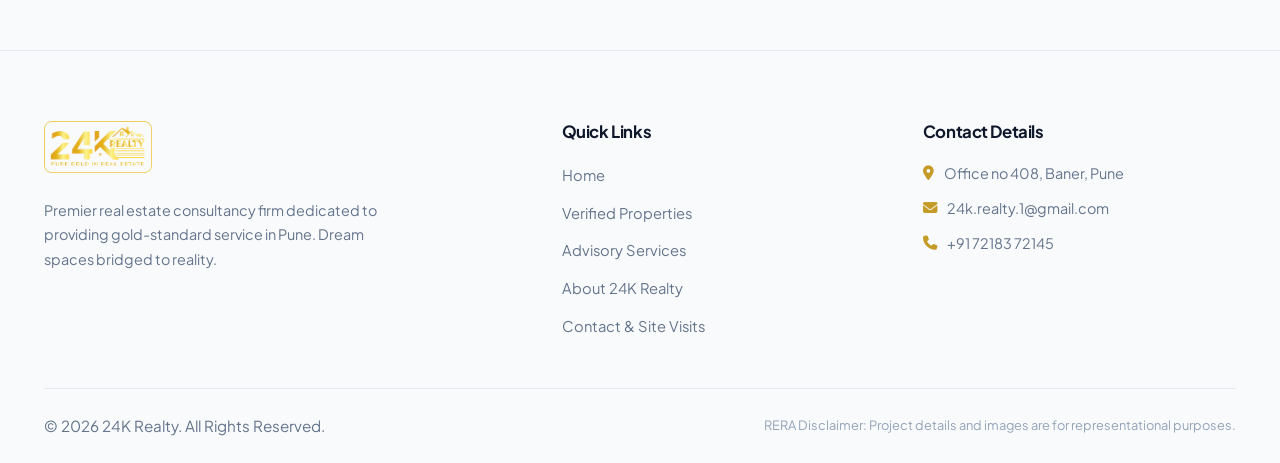
<file: about.html>
<!DOCTYPE html>
<html lang="en">
<head>
    <meta charset="UTF-8">
    <meta http-equiv="refresh" content="0; url=about/">
    <script>window.location.replace("about/" + window.location.search);</script>
    <title>Redirecting to About | 24K Realty</title>
</head>
<body>
    <p>Redirecting to <a href="about/">about/</a>...</p>
</body>
</html>
</file>
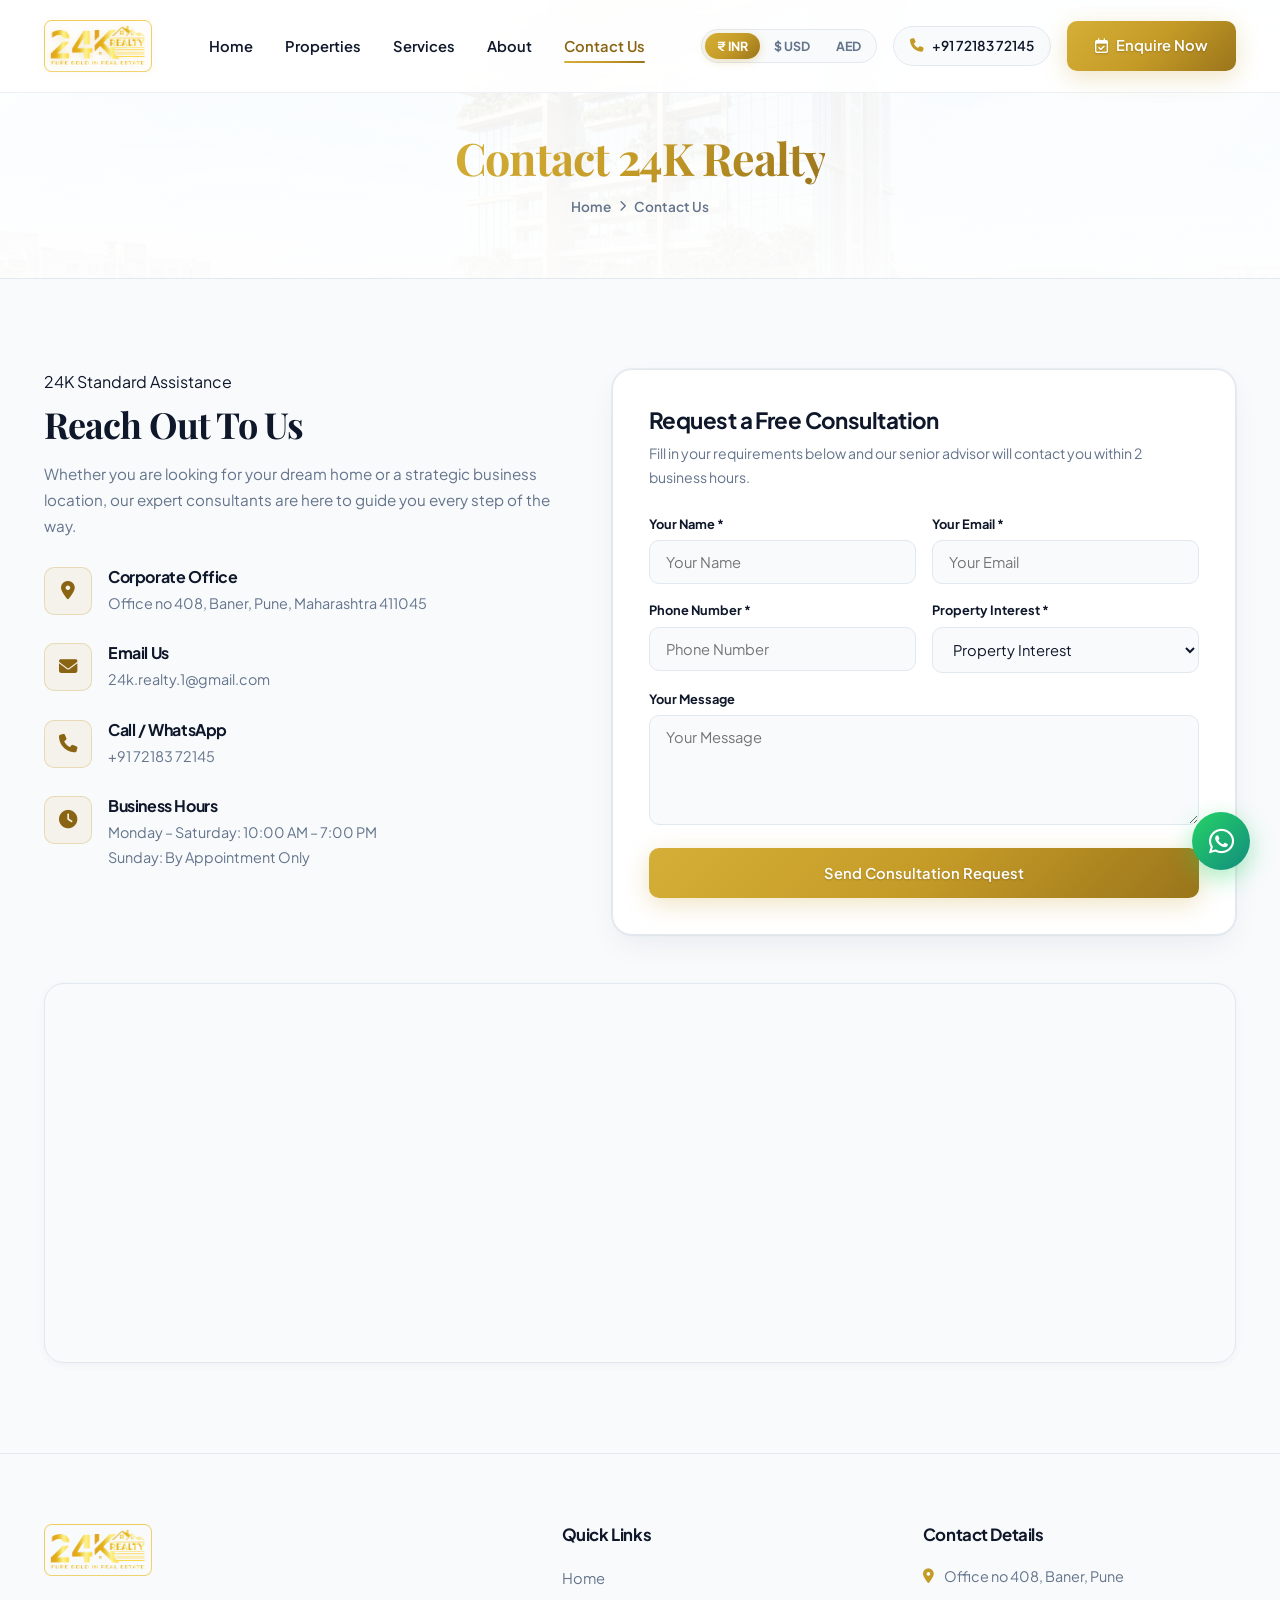
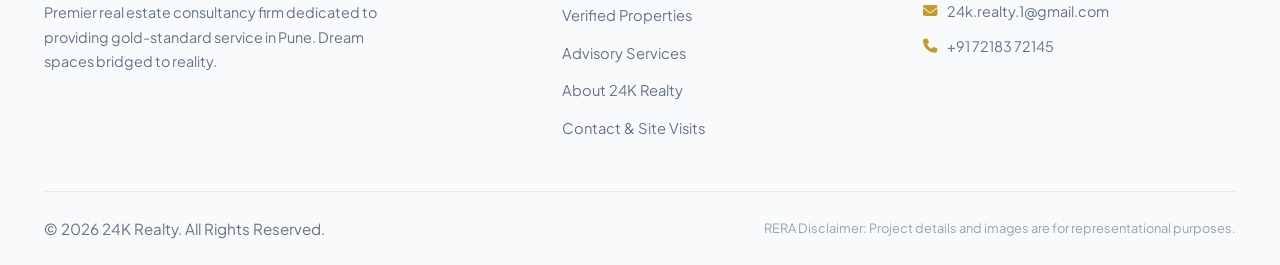
<file: contact.html>
<!DOCTYPE html>
<html lang="en">
<head>
    <meta charset="UTF-8">
    <meta http-equiv="refresh" content="0; url=contact/">
    <script>window.location.replace("contact/" + window.location.search);</script>
    <title>Redirecting to Contact | 24K Realty</title>
</head>
<body>
    <p>Redirecting to <a href="contact/">contact/</a>...</p>
</body>
</html>
</file>
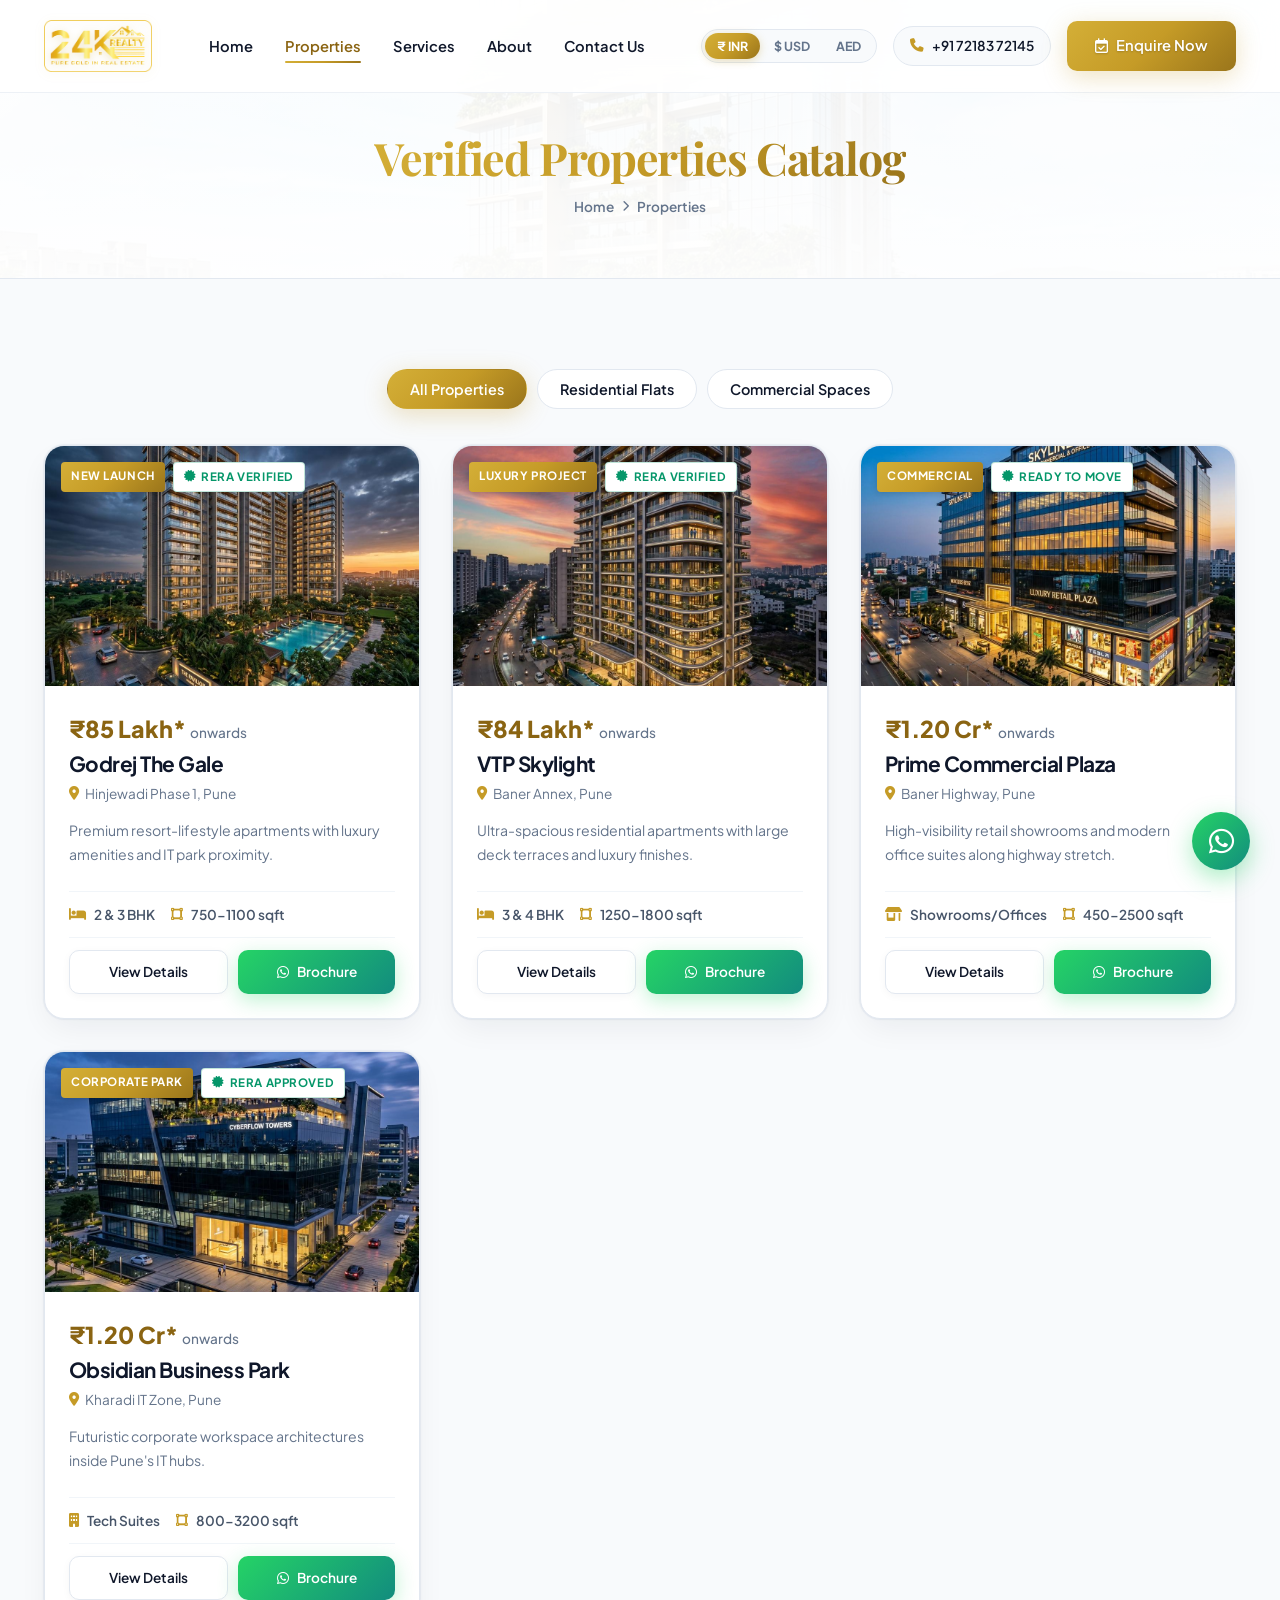
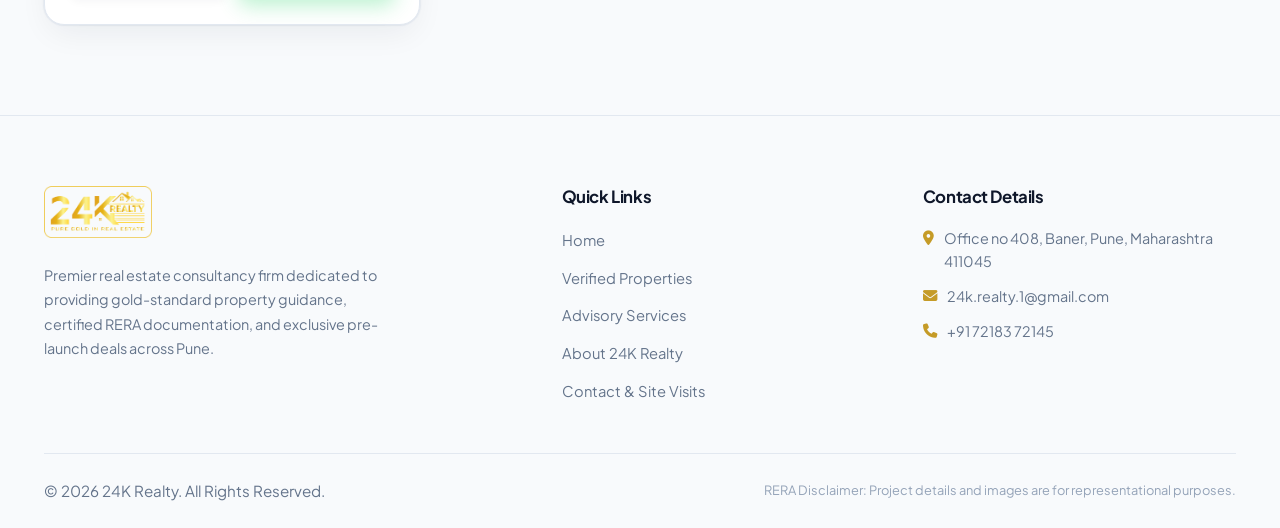
<file: properties.html>
<!DOCTYPE html>
<html lang="en">
<head>
    <meta charset="UTF-8">
    <meta http-equiv="refresh" content="0; url=properties/">
    <script>window.location.replace("properties/" + window.location.search);</script>
    <title>Redirecting to Properties | 24K Realty</title>
</head>
<body>
    <p>Redirecting to <a href="properties/">properties/</a>...</p>
</body>
</html>
</file>
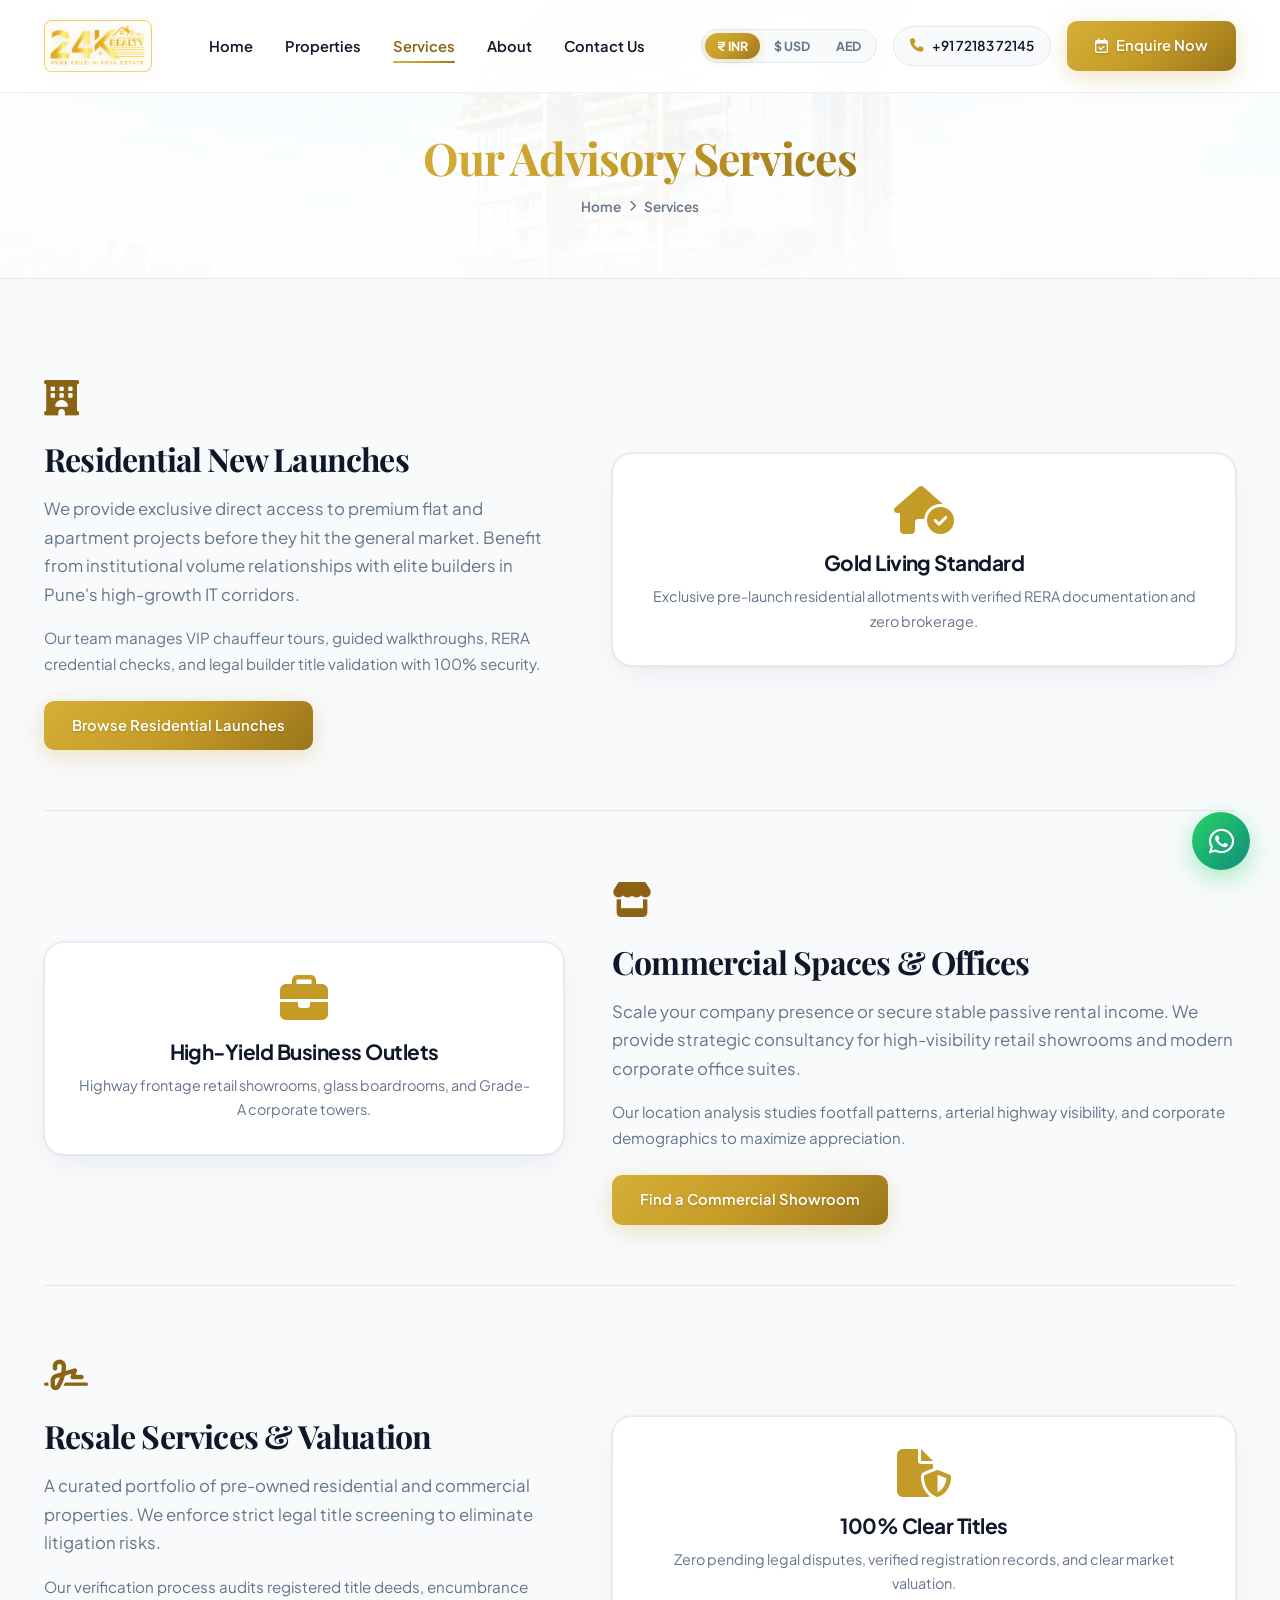
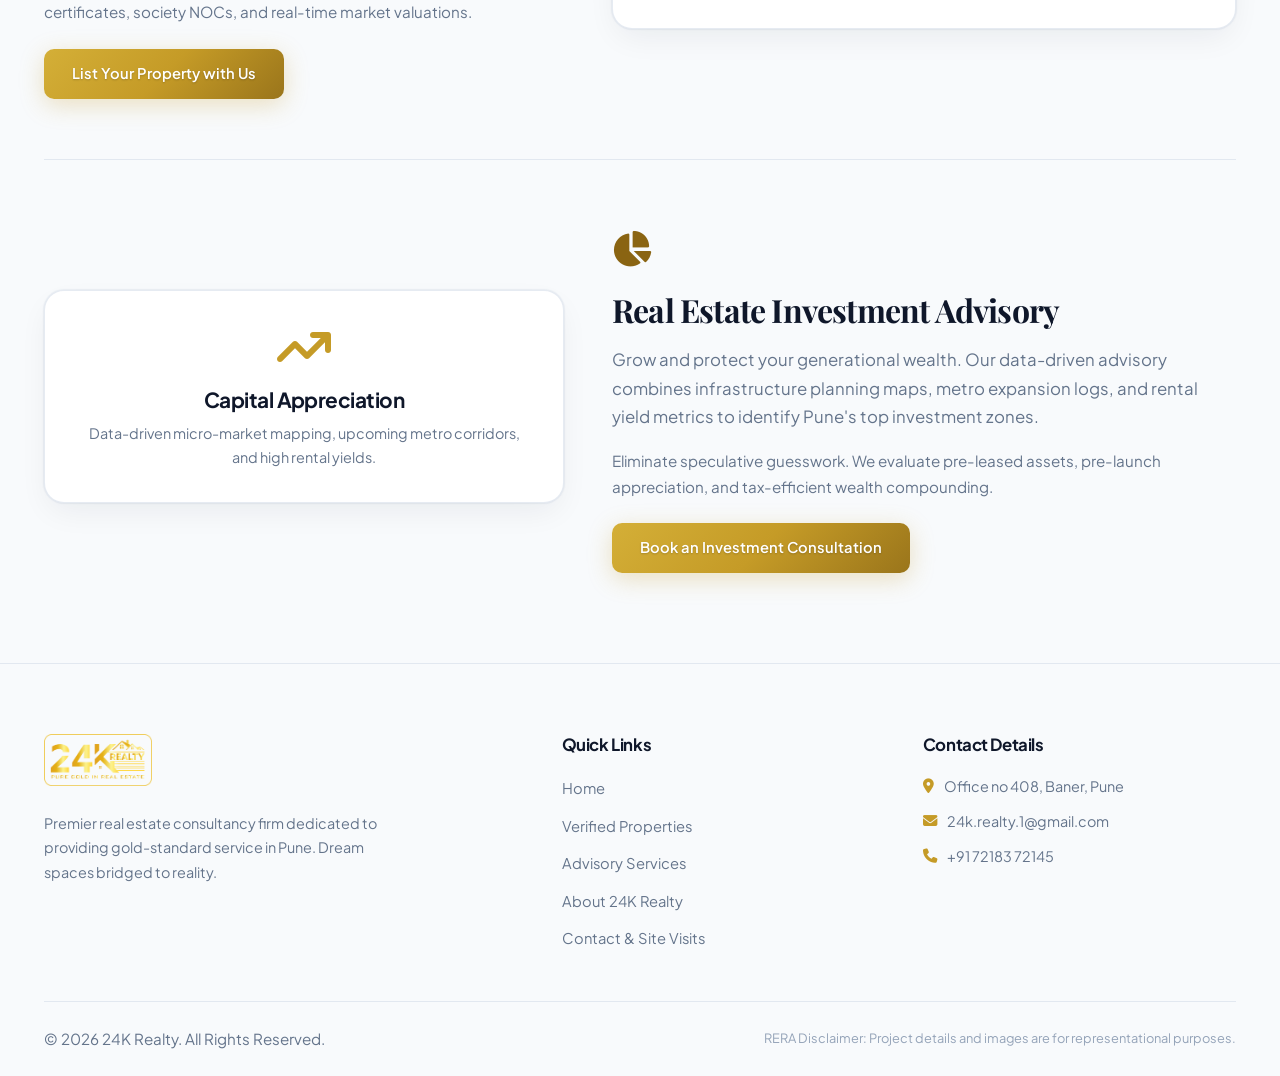
<file: services.html>
<!DOCTYPE html>
<html lang="en">
<head>
    <meta charset="UTF-8">
    <meta http-equiv="refresh" content="0; url=services/">
    <script>window.location.replace("services/" + window.location.search);</script>
    <title>Redirecting to Services | 24K Realty</title>
</head>
<body>
    <p>Redirecting to <a href="services/">services/</a>...</p>
</body>
</html>
</file>
<file: assets/css/style.css>
/* -------------------------------------------------------------
   24K Realty - Enterprise PropTech & Light Luxury Design System
   Pure Vanilla CSS, Mobile-First, Light/White Architectural Luxury
   ------------------------------------------------------------- */

@import url('https://fonts.googleapis.com/css2?family=Plus+Jakarta+Sans:ital,wght@0,300;0,400;0,500;0,600;0,700;0,800;1,400&family=Outfit:wght@400;500;600;700;800&family=Playfair+Display:ital,wght@0,500;0,600;0,700;1,500&display=swap');

/* --- Design Tokens / CSS Variables (White & Light Luxury Theme) --- */
:root {
    /* Primary Light Canvas */
    --bg-body: #FFFFFF;
    --bg-surface: #F8FAFC;
    --bg-surface-alt: #F1F5F9;
    --bg-surface-card: #FFFFFF;
    --bg-surface-warm: #FCFAF7;
    --bg-surface-gold: #FAF6EB;
    --bg-navbar: rgba(255, 255, 255, 0.94);
    --bg-navbar-solid: #FFFFFF;

    /* Backward compatibility aliases */
    --bg-dark: #F8FAFC;
    --bg-surface-light: #F1F5F9;

    /* High-Contrast Corporate Typography */
    --text-main: #0F172A;
    --text-heading: #0F172A;
    --text-light: #0F172A; /* For light theme: high contrast against white */
    --text-muted: #64748B;
    --text-subtle: #94A3B8;
    
    /* 24K Royal Gold & Champagne Palette */
    --gold-primary: #C59B27;
    --gold-light: #EAC566;
    --gold-dark: #9A751B;
    --text-gold: #B38728;
    --text-gold-dark: #8A6412;
    --gold-subtle: rgba(197, 155, 39, 0.08);
    --gold-border: rgba(197, 155, 39, 0.28);
    --gold-gradient: linear-gradient(135deg, #D4AF37 0%, #C59B27 50%, #9A751B 100%);
    --gold-gradient-soft: linear-gradient(135deg, #FFFDF8 0%, #FBF6E9 100%);
    --gold-glow: 0 6px 24px rgba(197, 155, 39, 0.28);
    --gold-glow-hover: 0 10px 32px rgba(197, 155, 39, 0.42);

    /* Trust & Status Accents */
    --emerald-green: #059669;
    --emerald-green-bg: #ECFDF5;
    --emerald-border: rgba(5, 150, 105, 0.25);
    --whatsapp-green: #25D366;
    --whatsapp-dark: #128C7E;

    /* Borders & Dividers */
    --border-color: #E2E8F0;
    --border-subtle: #F1F5F9;
    --border-glass: 1px solid rgba(226, 232, 240, 0.85);
    --border-glass-gold: 1px solid rgba(197, 155, 39, 0.28);
    --border-radius-xl: 20px;
    --border-radius-lg: 14px;
    --border-radius-md: 10px;
    --border-radius-sm: 6px;

    /* Modern Ambient Shadows (SAP / SaaS enterprise grade) */
    --shadow-sm: 0 2px 8px rgba(15, 23, 42, 0.04);
    --shadow-card: 0 12px 32px -6px rgba(15, 23, 42, 0.07), 0 0 1px 1px rgba(226, 232, 240, 0.7);
    --shadow-card-hover: 0 24px 48px -10px rgba(15, 23, 42, 0.12), 0 0 1px 1px rgba(197, 155, 39, 0.35);
    --shadow-soft: 0 12px 36px rgba(15, 23, 42, 0.06);

    /* Typography */
    --font-heading: 'Plus Jakarta Sans', 'Outfit', sans-serif;
    --font-serif: 'Playfair Display', serif;
    --font-body: 'Plus Jakarta Sans', sans-serif;

    /* Transition */
    --transition-smooth: all 0.3s cubic-bezier(0.16, 1, 0.3, 1);
    --transition-slow: all 0.6s cubic-bezier(0.16, 1, 0.3, 1);
}

/* --- Global Resets & Elements --- */
* {
    margin: 0;
    padding: 0;
    box-sizing: border-box;
}

html {
    scroll-behavior: smooth;
    font-size: 16px;
    overflow-x: hidden; /* Prevent any element from pushing page wider than viewport */
    max-width: 100vw;
}

body {
    background-color: var(--bg-body);
    color: var(--text-main);
    font-family: var(--font-body);
    font-weight: 400;
    line-height: 1.6;
    overflow-x: hidden;
    max-width: 100vw;
    -webkit-font-smoothing: antialiased;
}

/* Custom Scrollbar */
::-webkit-scrollbar {
    width: 8px;
}
::-webkit-scrollbar-track {
    background: #F1F5F9;
}
::-webkit-scrollbar-thumb {
    background: var(--gold-light);
    border-radius: 4px;
}
::-webkit-scrollbar-thumb:hover {
    background: var(--gold-primary);
}

/* Typography Defaults */
h1, h2, h3, h4, h5, h6 {
    font-family: var(--font-heading);
    font-weight: 700;
    color: var(--text-heading);
    letter-spacing: -0.025em;
    line-height: 1.25;
}

a {
    color: inherit;
    text-decoration: none;
    transition: var(--transition-smooth);
}

p {
    color: var(--text-muted);
    font-size: 0.95rem;
    line-height: 1.7;
}

.text-gold-gradient {
    background: var(--gold-gradient);
    -webkit-background-clip: text;
    -webkit-text-fill-color: transparent;
    display: inline-block;
}

.shimmer-text {
    position: relative;
    display: inline-block;
}

/* --- Layout Containers --- */
.container {
    width: 100%;
    max-width: 1240px;
    margin: 0 auto;
    padding: 0 24px;
}

.section-padding {
    padding: 90px 0;
}

.section-padding-sm {
    padding: 60px 0;
}

/* --- Buttons & CTAs --- */
.btn {
    display: inline-flex;
    align-items: center;
    justify-content: center;
    padding: 13px 28px;
    font-family: var(--font-heading);
    font-weight: 600;
    font-size: 0.92rem;
    border-radius: var(--border-radius-md);
    cursor: pointer;
    transition: var(--transition-smooth);
    border: none;
    gap: 8px;
    white-space: nowrap;
}

.btn-primary {
    background: var(--gold-gradient);
    color: #FFFFFF;
    box-shadow: var(--gold-glow);
    text-shadow: 0 1px 2px rgba(0, 0, 0, 0.2);
}

.btn-primary:hover {
    transform: translateY(-2px);
    box-shadow: var(--gold-glow-hover);
    color: #FFFFFF;
}

.btn-secondary {
    background: #FFFFFF;
    color: var(--text-main);
    border: 1.5px solid var(--border-color);
    box-shadow: var(--shadow-sm);
}

.btn-secondary:hover {
    border-color: var(--gold-primary);
    color: var(--text-gold-dark);
    background: var(--gold-subtle);
    transform: translateY(-2px);
}

.btn-whatsapp {
    background: linear-gradient(135deg, #25D366 0%, #128C7E 100%);
    color: #FFFFFF;
    box-shadow: 0 6px 20px rgba(37, 211, 102, 0.3);
}

.btn-whatsapp:hover {
    transform: translateY(-2px);
    box-shadow: 0 10px 28px rgba(37, 211, 102, 0.45);
    color: #FFFFFF;
}

/* --- Glassmorphism & Enterprise Cards --- */
.glass-card {
    background: var(--bg-surface-card);
    border: var(--border-glass);
    border-radius: var(--border-radius-xl);
    padding: 32px;
    box-shadow: var(--shadow-card);
    transition: var(--transition-smooth);
    position: relative;
}

.glass-card:hover {
    border-color: var(--gold-border);
    box-shadow: var(--shadow-card-hover);
    transform: translateY(-4px);
}

/* --- Sticky Header / Navbar --- */
header.site-header {
    position: fixed;
    top: 0;
    left: 0;
    width: 100%;
    z-index: 1000;
    transition: var(--transition-smooth);
    padding: 20px 0;
    background: rgba(255, 255, 255, 0.88);
    backdrop-filter: blur(16px);
    border-bottom: 1px solid rgba(226, 232, 240, 0.6);
}

header.site-header.scrolled {
    background: rgba(255, 255, 255, 0.98);
    padding: 14px 0;
    border-bottom: 1px solid var(--border-color);
    box-shadow: 0 4px 20px rgba(15, 23, 42, 0.06);
}

header.site-header .header-wrap {
    display: flex;
    align-items: center;
    justify-content: space-between;
}

header.site-header .logo {
    display: flex;
    align-items: center;
}

header.site-header .logo img {
    height: 52px;
    width: auto;
    transition: var(--transition-smooth);
    filter: drop-shadow(0 2px 4px rgba(197, 155, 39, 0.25));
}

header.site-header.scrolled .logo img {
    height: 44px;
}

header.site-header nav.desktop-nav ul {
    display: flex;
    list-style: none;
    gap: 32px;
    align-items: center;
}

header.site-header nav.desktop-nav a {
    font-family: var(--font-heading);
    font-weight: 600;
    font-size: 0.92rem;
    color: var(--text-main);
    position: relative;
    padding: 8px 0;
}

header.site-header nav.desktop-nav a:hover,
header.site-header nav.desktop-nav li.active a {
    color: var(--text-gold-dark);
}

header.site-header nav.desktop-nav a::after {
    content: '';
    position: absolute;
    bottom: 0;
    left: 0;
    width: 0;
    height: 2.5px;
    background: var(--gold-gradient);
    border-radius: 2px;
    transition: var(--transition-smooth);
}

header.site-header nav.desktop-nav a:hover::after,
header.site-header nav.desktop-nav li.active a::after {
    width: 100%;
}

.header-action {
    display: flex;
    align-items: center;
    gap: 16px;
}

.header-phone-chip {
    display: inline-flex;
    align-items: center;
    gap: 8px;
    padding: 8px 16px;
    background: var(--bg-surface);
    border: 1px solid var(--border-color);
    border-radius: 30px;
    font-size: 0.85rem;
    font-weight: 600;
    color: var(--text-main);
    transition: var(--transition-smooth);
}

.header-phone-chip i {
    color: var(--gold-primary);
}

.header-phone-chip:hover {
    border-color: var(--gold-primary);
    background: var(--gold-subtle);
    color: var(--text-gold-dark);
}

/* Mobile Hamburger Toggle */
.menu-toggle {
    display: none;
    flex-direction: column;
    gap: 6px;
    background: transparent;
    border: none;
    cursor: pointer;
    z-index: 1010;
}

.menu-toggle span {
    display: block;
    width: 26px;
    height: 2.5px;
    background: var(--text-main);
    border-radius: 2px;
    transition: var(--transition-smooth);
}

/* Mobile Sidebar Drawer */
.mobile-nav-drawer {
    position: fixed;
    top: 0;
    right: -100%;
    width: 310px;
    height: 100vh;
    background: #FFFFFF;
    border-left: 1px solid var(--border-color);
    z-index: 1005;
    padding: 80px 32px 32px 32px;
    display: flex;
    flex-direction: column;
    gap: 32px;
    box-shadow: -10px 0 40px rgba(15, 23, 42, 0.15);
    transition: var(--transition-smooth);
}

.mobile-nav-drawer.open {
    right: 0;
}

.mobile-nav-drawer ul {
    list-style: none;
    display: flex;
    flex-direction: column;
    gap: 20px;
}

.mobile-nav-drawer a {
    font-family: var(--font-heading);
    font-size: 1.15rem;
    font-weight: 600;
    color: var(--text-main);
}

.mobile-nav-drawer a:hover,
.mobile-nav-drawer li.active a {
    color: var(--text-gold-dark);
}

.mobile-overlay {
    position: fixed;
    inset: 0;
    background: rgba(15, 23, 42, 0.4);
    backdrop-filter: blur(4px);
    z-index: 1002;
    opacity: 0;
    pointer-events: none;
    transition: var(--transition-smooth);
}

.mobile-overlay.active {
    opacity: 1;
    pointer-events: all;
}

/* --- Modern Light Luxury Hero Banner --- */
.hero-light-banner {
    position: relative;
    width: 100%;
    max-width: 100vw; /* Guard against overflow */
    min-height: 92vh;
    padding-top: 140px;
    padding-bottom: 80px;
    display: flex;
    align-items: center;
    background-size: cover;
    background-position: center right;
    background-repeat: no-repeat;
    background-image: url('../images/hero_daylight.jpg');
    overflow: hidden;
}

.hero-light-banner::before {
    content: '';
    position: absolute;
    inset: 0;
    background: linear-gradient(90deg, rgba(255, 255, 255, 0.98) 0%, rgba(255, 255, 255, 0.94) 45%, rgba(255, 255, 255, 0.65) 80%, rgba(255, 255, 255, 0.4) 100%);
    z-index: 1;
}

.hero-content-wrap {
    position: relative;
    z-index: 2;
    max-width: 780px;
}

.hero-tagline-pill {
    display: inline-flex;
    align-items: center;
    gap: 8px;
    padding: 7px 16px;
    background: var(--gold-subtle);
    border: 1px solid var(--gold-border);
    border-radius: 30px;
    font-family: var(--font-heading);
    font-size: 0.82rem;
    font-weight: 700;
    color: var(--text-gold-dark);
    text-transform: uppercase;
    letter-spacing: 0.06em;
    margin-bottom: 20px;
}

.hero-content-wrap h1 {
    font-family: var(--font-serif);
    font-size: 3.4rem;
    line-height: 1.15;
    margin-bottom: 20px;
    color: var(--text-heading);
}

.hero-content-wrap p {
    font-size: 1.15rem;
    color: #334155;
    line-height: 1.7;
    margin-bottom: 32px;
    max-width: 680px;
}

.hero-ctas {
    display: flex;
    gap: 16px;
    align-items: center;
    flex-wrap: wrap;
    margin-bottom: 36px;
}

/* Trust Pill Badges */
.hero-trust-badges {
    display: flex;
    align-items: center;
    gap: 24px;
    flex-wrap: wrap;
    padding-top: 20px;
    border-top: 1px solid rgba(226, 232, 240, 0.8);
}

.trust-badge-item {
    display: flex;
    align-items: center;
    gap: 10px;
}

.trust-badge-item i {
    color: var(--gold-primary);
    font-size: 1.25rem;
}

.trust-badge-item span {
    font-size: 0.85rem;
    font-weight: 600;
    color: var(--text-main);
}

/* --- Enterprise PropTech Search Console --- */
.proptech-search-container {
    position: relative;
    z-index: 10;
    margin-top: -50px;
    margin-bottom: 40px;
    width: 100%;
    max-width: 100%;
    overflow: hidden;
}

.proptech-search-card {
    background: #FFFFFF;
    border-radius: var(--border-radius-xl);
    box-shadow: 0 16px 40px -10px rgba(15, 23, 42, 0.12), 0 0 0 1px rgba(226, 232, 240, 0.9);
    padding: 24px 32px;
    width: 100%;
    max-width: 100%;
    overflow: hidden;
}

.search-category-tabs {
    display: flex;
    gap: 8px;
    margin-bottom: 20px;
    border-bottom: 1px solid var(--border-color);
    padding-bottom: 12px;
    overflow-x: auto;
}

.search-tab-btn {
    background: transparent;
    border: none;
    padding: 8px 16px;
    font-family: var(--font-heading);
    font-size: 0.88rem;
    font-weight: 600;
    color: var(--text-muted);
    border-radius: 20px;
    cursor: pointer;
    transition: var(--transition-smooth);
    display: flex;
    align-items: center;
    gap: 8px;
    white-space: nowrap;
}

.search-tab-btn.active, .search-tab-btn:hover {
    background: var(--gold-subtle);
    color: var(--text-gold-dark);
}

.search-tab-btn.active {
    font-weight: 700;
    box-shadow: 0 0 0 1px var(--gold-border);
}

.proptech-filter-grid {
    display: grid;
    grid-template-columns: 1.2fr 1.2fr 1.2fr 140px;
    gap: 16px;
    align-items: end;
}

.filter-input-wrap {
    display: flex;
    flex-direction: column;
    gap: 6px;
}

.filter-input-wrap label {
    font-family: var(--font-heading);
    font-size: 0.75rem;
    font-weight: 700;
    text-transform: uppercase;
    letter-spacing: 0.05em;
    color: var(--text-muted);
}

.proptech-select, .proptech-input {
    background: var(--bg-surface);
    border: 1.5px solid var(--border-color);
    color: var(--text-main);
    padding: 12px 14px;
    border-radius: var(--border-radius-md);
    outline: none;
    font-size: 0.92rem;
    font-weight: 500;
    font-family: var(--font-body);
    width: 100%;
    transition: var(--transition-smooth);
}

.proptech-select:focus, .proptech-input:focus {
    border-color: var(--gold-primary);
    background: #FFFFFF;
    box-shadow: 0 0 0 3px rgba(197, 155, 39, 0.15);
}

/* --- Developer Partners Marquee Ticker --- */
.partners-section {
    padding: 36px 0;
    background: #FFFFFF;
    border-top: 1px solid var(--border-color);
    border-bottom: 1px solid var(--border-color);
    overflow: hidden;
    width: 100%;
    max-width: 100vw;
}

.partners-title {
    text-align: center;
    font-size: 0.8rem;
    font-weight: 700;
    text-transform: uppercase;
    letter-spacing: 0.12em;
    color: var(--text-muted);
    margin-bottom: 24px;
}

.marquee-wrapper {
    display: flex;
    overflow: hidden;
    user-select: none;
    position: relative;
    width: 100%;
    max-width: 100vw;
    /* Mask only on desktop, causes overflow on mobile */
    mask-image: linear-gradient(90deg, transparent 0%, #000 10%, #000 90%, transparent 100%);
    -webkit-mask-image: linear-gradient(90deg, transparent 0%, #000 10%, #000 90%, transparent 100%);
}

.marquee-content {
    flex-shrink: 0;
    display: flex;
    justify-content: space-around;
    align-items: center;
    gap: 50px;
    min-width: 100%;
    animation: scrollMarquee 25s linear infinite;
}

@keyframes scrollMarquee {
    from { transform: translateX(0); }
    to { transform: translateX(-100%); }
}

.partner-logo-pill {
    display: flex;
    align-items: center;
    gap: 10px;
    padding: 10px 24px;
    background: var(--bg-surface);
    border: 1px solid var(--border-color);
    border-radius: 30px;
    font-family: var(--font-heading);
    font-size: 0.92rem;
    font-weight: 700;
    color: #475569;
    white-space: nowrap;
    transition: var(--transition-smooth);
}

.partner-logo-pill i {
    color: var(--gold-primary);
}

.partner-logo-pill:hover {
    border-color: var(--gold-primary);
    color: var(--text-gold-dark);
    background: var(--gold-subtle);
    transform: translateY(-2px);
}

/* --- Section Title Wrap --- */
.section-title-wrap {
    text-align: center;
    max-width: 680px;
    margin: 0 auto 50px auto;
}

.section-title-wrap .subtitle {
    font-family: var(--font-heading);
    font-size: 0.8rem;
    font-weight: 800;
    text-transform: uppercase;
    letter-spacing: 0.12em;
    color: var(--text-gold-dark);
    display: block;
    margin-bottom: 10px;
}

.section-title-wrap h2 {
    font-size: 2.35rem;
    font-family: var(--font-serif);
    color: var(--text-heading);
    line-height: 1.2;
}

.section-title-wrap p {
    margin-top: 12px;
    font-size: 1rem;
}

/* --- Pune Micro-Market Explorer & Yield Heatmap --- */
.market-tabs-wrapper {
    display: flex;
    justify-content: center;
    gap: 12px;
    margin-bottom: 36px;
    flex-wrap: wrap;
}

.market-tab-pill {
    padding: 11px 24px;
    background: #FFFFFF;
    border: 1.5px solid var(--border-color);
    border-radius: 30px;
    color: var(--text-main);
    font-family: var(--font-heading);
    font-weight: 600;
    font-size: 0.92rem;
    cursor: pointer;
    transition: var(--transition-smooth);
    display: flex;
    align-items: center;
    gap: 8px;
    box-shadow: var(--shadow-sm);
}

.market-tab-pill.active, .market-tab-pill:hover {
    background: var(--gold-gradient);
    color: #FFFFFF;
    border-color: transparent;
    box-shadow: var(--gold-glow);
}

.market-data-card {
    background: #FFFFFF;
    border-radius: var(--border-radius-xl);
    border: var(--border-glass);
    box-shadow: var(--shadow-card);
    padding: 40px;
    display: grid;
    grid-template-columns: 1.2fr 1fr;
    gap: 40px;
    align-items: center;
}

.market-stats-row {
    display: grid;
    grid-template-columns: repeat(3, 1fr);
    gap: 16px;
    margin: 28px 0;
}

.market-stat-box {
    background: var(--bg-surface);
    padding: 16px;
    border-radius: var(--border-radius-md);
    border: 1px solid var(--border-color);
}

.market-stat-box .stat-label {
    font-size: 0.75rem;
    font-weight: 600;
    text-transform: uppercase;
    color: var(--text-muted);
    display: block;
    margin-bottom: 4px;
}

.market-stat-box .stat-val {
    font-family: var(--font-heading);
    font-size: 1.35rem;
    font-weight: 800;
    color: var(--text-gold-dark);
}

.market-features-list {
    list-style: none;
    display: flex;
    flex-direction: column;
    gap: 12px;
    margin-bottom: 28px;
}

.market-features-list li {
    display: flex;
    align-items: flex-start;
    gap: 10px;
    font-size: 0.92rem;
    color: #334155;
}

.market-features-list li i {
    color: var(--emerald-green);
    margin-top: 3px;
}

.market-visual-box {
    border-radius: var(--border-radius-lg);
    overflow: hidden;
    position: relative;
    height: 340px;
    box-shadow: var(--shadow-soft);
}

.market-visual-box img {
    width: 100%;
    height: 100%;
    object-fit: cover;
    transition: var(--transition-slow);
}

.market-visual-box:hover img {
    transform: scale(1.05);
}

.market-visual-overlay {
    position: absolute;
    bottom: 0;
    left: 0;
    right: 0;
    padding: 24px;
    background: linear-gradient(0deg, rgba(15, 23, 42, 0.85) 0%, rgba(15, 23, 42, 0) 100%);
    color: #FFFFFF;
}

.market-visual-overlay h4 {
    color: #FFFFFF;
    font-size: 1.25rem;
    margin-bottom: 4px;
}

.market-visual-overlay p {
    color: rgba(255, 255, 255, 0.85);
    font-size: 0.85rem;
}

/* --- Featured Properties Grid --- */
.properties-grid {
    display: grid;
    grid-template-columns: repeat(auto-fill, minmax(350px, 1fr));
    gap: 32px;
}

.property-card {
    background: #FFFFFF;
    border-radius: var(--border-radius-xl);
    border: 1px solid var(--border-color);
    overflow: hidden;
    box-shadow: var(--shadow-card);
    transition: var(--transition-smooth);
    display: flex;
    flex-direction: column;
}

.property-card:hover {
    transform: translateY(-6px);
    border-color: var(--gold-border);
    box-shadow: var(--shadow-card-hover);
}

.property-image-wrap {
    position: relative;
    height: 240px;
    overflow: hidden;
    background: #E2E8F0;
}

.property-image-wrap img {
    width: 100%;
    height: 100%;
    object-fit: cover;
    transition: var(--transition-slow);
}

.property-card:hover .property-image-wrap img {
    transform: scale(1.06);
}

.property-badge-strip {
    position: absolute;
    top: 16px;
    left: 16px;
    display: flex;
    gap: 8px;
    z-index: 2;
}

.property-badge {
    padding: 5px 10px;
    border-radius: 4px;
    font-size: 0.72rem;
    font-weight: 700;
    font-family: var(--font-heading);
    text-transform: uppercase;
    letter-spacing: 0.05em;
    box-shadow: 0 2px 6px rgba(0,0,0,0.15);
}

.badge-launch {
    background: var(--gold-gradient);
    color: #FFFFFF;
}

.badge-rera {
    background: #FFFFFF;
    color: var(--emerald-green);
    border: 1px solid var(--emerald-border);
    display: flex;
    align-items: center;
    gap: 5px;
}

.property-content-block {
    padding: 24px;
    display: flex;
    flex-direction: column;
    flex-grow: 1;
}

.property-price {
    font-family: var(--font-heading);
    font-size: 1.45rem;
    font-weight: 800;
    color: var(--text-gold-dark);
    margin-bottom: 4px;
}

.property-title {
    font-size: 1.3rem;
    font-weight: 700;
    margin-bottom: 6px;
    color: var(--text-heading);
}

.property-location {
    font-size: 0.85rem;
    color: var(--text-muted);
    margin-bottom: 14px;
    display: flex;
    align-items: center;
    gap: 6px;
}

.property-location i {
    color: var(--gold-primary);
}

.property-specs-strip {
    display: flex;
    gap: 16px;
    padding: 12px 0;
    margin: 12px 0;
    border-top: 1px solid var(--border-subtle);
    border-bottom: 1px solid var(--border-subtle);
}

.spec-item {
    display: flex;
    align-items: center;
    gap: 8px;
    font-size: 0.85rem;
    font-weight: 600;
    color: #475569;
}

.spec-item i {
    color: var(--gold-primary);
}

.property-amenities-tags {
    display: flex;
    flex-wrap: wrap;
    gap: 6px;
    margin-bottom: 20px;
}

.amenity-tag {
    background: var(--bg-surface);
    border: 1px solid var(--border-color);
    padding: 4px 10px;
    border-radius: 20px;
    font-size: 0.75rem;
    color: var(--text-muted);
    font-weight: 500;
}

.property-actions-row {
    display: flex;
    gap: 10px;
    margin-top: auto;
}

/* --- Interactive Home Loan EMI Calculator (Enterprise SAP Widget) --- */
.emi-calculator-card {
    background: #FFFFFF;
    border-radius: var(--border-radius-xl);
    border: var(--border-glass);
    box-shadow: var(--shadow-card);
    padding: 44px;
    display: grid;
    grid-template-columns: 1.3fr 1fr;
    gap: 48px;
}

.calc-slider-group {
    margin-bottom: 28px;
}

.slider-label-row {
    display: flex;
    justify-content: space-between;
    align-items: center;
    margin-bottom: 10px;
}

.slider-label-row label {
    font-family: var(--font-heading);
    font-size: 0.9rem;
    font-weight: 700;
    color: var(--text-heading);
}

.slider-val-bubble {
    font-family: var(--font-heading);
    font-size: 1.05rem;
    font-weight: 800;
    color: var(--text-gold-dark);
    background: var(--gold-subtle);
    padding: 4px 12px;
    border-radius: 6px;
    border: 1px solid var(--gold-border);
}

/* Range input styling */
.calc-range-slider {
    -webkit-appearance: none;
    appearance: none;
    width: 100%;
    height: 8px;
    background: #E2E8F0;
    border-radius: 4px;
    outline: none;
    transition: var(--transition-smooth);
}

.calc-range-slider::-webkit-slider-thumb {
    -webkit-appearance: none;
    appearance: none;
    width: 22px;
    height: 22px;
    border-radius: 50%;
    background: var(--gold-gradient);
    cursor: pointer;
    box-shadow: 0 2px 8px rgba(197, 155, 39, 0.4);
    transition: var(--transition-smooth);
    border: 2px solid #FFFFFF;
}

.calc-range-slider::-webkit-slider-thumb:hover {
    transform: scale(1.15);
}

/* Result Box */
.emi-results-panel {
    background: linear-gradient(135deg, #FAF8F5 0%, #F5EFE3 100%);
    border: 1px solid rgba(197, 155, 39, 0.25);
    border-radius: var(--border-radius-lg);
    padding: 32px;
    display: flex;
    flex-direction: column;
    justify-content: space-between;
}

.emi-main-output {
    text-align: center;
    padding-bottom: 24px;
    border-bottom: 1px solid rgba(197, 155, 39, 0.2);
}

.emi-main-output span {
    font-size: 0.85rem;
    font-weight: 700;
    text-transform: uppercase;
    color: var(--text-muted);
    display: block;
    margin-bottom: 6px;
}

.emi-amount-display {
    font-family: var(--font-heading);
    font-size: 2.8rem;
    font-weight: 800;
    color: var(--text-gold-dark);
    line-height: 1.1;
}

.emi-breakdown-stats {
    margin: 24px 0;
    display: flex;
    flex-direction: column;
    gap: 12px;
}

.emi-breakdown-item {
    display: flex;
    justify-content: space-between;
    font-size: 0.92rem;
    font-weight: 600;
}

.emi-breakdown-item span:first-child {
    color: var(--text-muted);
}

.emi-breakdown-item span:last-child {
    color: var(--text-heading);
}

/* Progress bar for principal vs interest */
.emi-ratio-bar {
    height: 10px;
    border-radius: 6px;
    display: flex;
    overflow: hidden;
    margin-top: 8px;
    background: #E2E8F0;
}

.ratio-principal {
    background: var(--gold-primary);
    height: 100%;
    transition: width 0.3s ease;
}

.ratio-interest {
    background: #64748B;
    height: 100%;
    transition: width 0.3s ease;
}

/* --- The 24K VIP Buying Journey (5-Step Visual Stepper) --- */
.journey-steps-grid {
    display: grid;
    grid-template-columns: repeat(5, 1fr);
    gap: 20px;
    position: relative;
}

.journey-step-card {
    background: #FFFFFF;
    border: 1px solid var(--border-color);
    border-radius: var(--border-radius-lg);
    padding: 24px 18px;
    text-align: center;
    box-shadow: var(--shadow-sm);
    transition: var(--transition-smooth);
    position: relative;
}

.journey-step-card:hover {
    border-color: var(--gold-border);
    transform: translateY(-4px);
    box-shadow: var(--shadow-card);
}

.step-num-badge {
    width: 44px;
    height: 44px;
    border-radius: 50%;
    background: var(--gold-subtle);
    border: 1.5px solid var(--gold-border);
    color: var(--text-gold-dark);
    font-family: var(--font-heading);
    font-size: 1.15rem;
    font-weight: 800;
    display: flex;
    align-items: center;
    justify-content: center;
    margin: 0 auto 16px auto;
    transition: var(--transition-smooth);
}

.journey-step-card:hover .step-num-badge {
    background: var(--gold-gradient);
    color: #FFFFFF;
    border-color: transparent;
    box-shadow: var(--gold-glow);
}

.journey-step-card h4 {
    font-size: 1rem;
    margin-bottom: 8px;
    color: var(--text-heading);
}

.journey-step-card p {
    font-size: 0.82rem;
    line-height: 1.5;
}

/* --- Comparison Table: 24K Advantage vs Traditional Brokers --- */
.comparison-container {
    background: #FFFFFF;
    border-radius: var(--border-radius-xl);
    border: 1px solid var(--border-color);
    box-shadow: var(--shadow-card);
    overflow: hidden;
}

.comparison-table {
    width: 100%;
    border-collapse: collapse;
    text-align: left;
}

.comparison-table th {
    padding: 20px 24px;
    font-family: var(--font-heading);
    font-size: 0.95rem;
    font-weight: 700;
    border-bottom: 1px solid var(--border-color);
}

.comparison-table th.col-feature {
    width: 40%;
    color: var(--text-main);
}

.comparison-table th.col-24k {
    width: 30%;
    background: var(--gold-subtle);
    color: var(--text-gold-dark);
    border-left: 1px solid var(--gold-border);
    border-right: 1px solid var(--gold-border);
}

.comparison-table th.col-standard {
    width: 30%;
    color: var(--text-muted);
}

.comparison-table td {
    padding: 18px 24px;
    font-size: 0.92rem;
    border-bottom: 1px solid var(--border-subtle);
}

.comparison-table td.cell-24k {
    background: rgba(197, 155, 39, 0.04);
    font-weight: 600;
    color: var(--text-main);
    border-left: 1px solid var(--gold-border);
    border-right: 1px solid var(--gold-border);
}

.comparison-table td.cell-standard {
    color: var(--text-muted);
}

/* --- Testimonials Section --- */
.testimonials-grid {
    display: grid;
    grid-template-columns: repeat(auto-fit, minmax(320px, 1fr));
    gap: 28px;
}

.testimonial-card {
    background: #FFFFFF;
    border-radius: var(--border-radius-xl);
    border: 1px solid var(--border-color);
    padding: 32px;
    box-shadow: var(--shadow-sm);
    transition: var(--transition-smooth);
    display: flex;
    flex-direction: column;
    justify-content: space-between;
}

.testimonial-card:hover {
    border-color: var(--gold-border);
    box-shadow: var(--shadow-card);
    transform: translateY(-4px);
}

.client-rating {
    color: var(--gold-primary);
    font-size: 0.9rem;
    margin-bottom: 16px;
    display: flex;
    gap: 4px;
}

.testimonial-text {
    font-size: 0.95rem;
    color: #334155;
    line-height: 1.7;
    margin-bottom: 24px;
    font-style: italic;
}

.client-info-row {
    display: flex;
    align-items: center;
    gap: 14px;
    border-top: 1px solid var(--border-subtle);
    padding-top: 16px;
}

.client-avatar {
    width: 44px;
    height: 44px;
    border-radius: 50%;
    background: var(--gold-subtle);
    color: var(--text-gold-dark);
    font-weight: 700;
    display: flex;
    align-items: center;
    justify-content: center;
    border: 1px solid var(--gold-border);
}

.client-meta h4 {
    font-size: 0.95rem;
    margin-bottom: 2px;
}

.client-meta span {
    font-size: 0.78rem;
    color: var(--text-muted);
}

/* --- Contact & VIP Consultation Booking --- */
.contact-section-split {
    display: grid;
    grid-template-columns: 1fr 1.2fr;
    gap: 48px;
    align-items: start;
}

.contact-info-block {
    display: flex;
    flex-direction: column;
    gap: 28px;
}

.contact-info-item {
    display: flex;
    align-items: flex-start;
    gap: 16px;
}

.contact-icon-box {
    width: 48px;
    height: 48px;
    border-radius: var(--border-radius-md);
    background: var(--gold-subtle);
    border: 1px solid var(--gold-border);
    display: flex;
    align-items: center;
    justify-content: center;
    color: var(--text-gold-dark);
    font-size: 1.15rem;
    flex-shrink: 0;
}

.contact-info-item h4 {
    font-size: 1rem;
    margin-bottom: 4px;
}

.contact-info-item p {
    font-size: 0.9rem;
    color: var(--text-muted);
}

.contact-info-item a:hover {
    color: var(--text-gold-dark);
}

.contact-form-block {
    background: #FFFFFF;
    border-radius: var(--border-radius-xl);
    border: 1px solid var(--border-color);
    box-shadow: var(--shadow-card);
    padding: 36px;
    position: relative;
}

.form-grid-2col {
    display: grid;
    grid-template-columns: 1fr 1fr;
    gap: 16px;
}

.form-control-wrap {
    margin-bottom: 16px;
}

.form-control-wrap label {
    display: block;
    font-size: 0.8rem;
    font-weight: 700;
    color: var(--text-heading);
    margin-bottom: 6px;
    font-family: var(--font-heading);
}

.form-input, .form-textarea {
    width: 100%;
    padding: 12px 16px;
    background: var(--bg-surface);
    border: 1.5px solid var(--border-color);
    border-radius: var(--border-radius-md);
    font-family: var(--font-body);
    font-size: 0.92rem;
    color: var(--text-main);
    outline: none;
    transition: var(--transition-smooth);
}

.form-input:focus, .form-textarea:focus {
    border-color: var(--gold-primary);
    background: #FFFFFF;
    box-shadow: 0 0 0 3px rgba(197, 155, 39, 0.15);
}

.form-textarea {
    height: 110px;
    resize: vertical;
}

.form-full-width {
    width: 100%;
}

/* Success Overlay */
.form-success-overlay {
    position: absolute;
    inset: 0;
    background: rgba(255, 255, 255, 0.97);
    border-radius: var(--border-radius-xl);
    display: flex;
    flex-direction: column;
    align-items: center;
    justify-content: center;
    text-align: center;
    padding: 32px;
    opacity: 0;
    pointer-events: none;
    transition: var(--transition-smooth);
    z-index: 10;
}

.form-success-overlay.show {
    opacity: 1;
    pointer-events: all;
}

.form-success-overlay .success-icon {
    font-size: 3.5rem;
    color: var(--emerald-green);
    margin-bottom: 16px;
}

.form-success-overlay h3 {
    font-size: 1.5rem;
    margin-bottom: 8px;
}

.map-container {
    width: 100%;
    height: 380px;
    border-radius: var(--border-radius-xl);
    overflow: hidden;
    border: 1px solid var(--border-color);
    box-shadow: var(--shadow-sm);
    margin-top: 48px;
}

.map-container iframe {
    width: 100%;
    height: 100%;
    border: none;
}

/* --- Site Footer (Clean Light Slate / Pearl) --- */
.site-footer {
    background: #F8FAFC;
    border-top: 1px solid var(--border-color);
    padding: 70px 0 24px 0;
}

.footer-grid {
    display: grid;
    grid-template-columns: 1.5fr 1fr 1fr;
    gap: 48px;
    margin-bottom: 50px;
}

.footer-brand img.footer-logo {
    height: 52px;
    width: auto;
    margin-bottom: 18px;
}

.footer-brand p {
    font-size: 0.9rem;
    line-height: 1.7;
    margin-bottom: 20px;
    max-width: 360px;
}

.social-links {
    display: flex;
    gap: 12px;
}

.social-link {
    width: 40px;
    height: 40px;
    border-radius: 50%;
    background: #FFFFFF;
    border: 1px solid var(--border-color);
    color: #475569;
    display: flex;
    align-items: center;
    justify-content: center;
    transition: var(--transition-smooth);
}

.social-link:hover {
    background: var(--gold-gradient);
    color: #FFFFFF;
    border-color: transparent;
    transform: translateY(-2px);
}

.footer-links h4, .footer-contact h4 {
    font-size: 1.05rem;
    margin-bottom: 20px;
    color: var(--text-heading);
}

.footer-links ul, .footer-contact ul {
    list-style: none;
    display: flex;
    flex-direction: column;
    gap: 12px;
}

.footer-links a {
    font-size: 0.92rem;
    color: var(--text-muted);
}

.footer-links a:hover {
    color: var(--text-gold-dark);
    padding-left: 4px;
}

.footer-contact li {
    display: flex;
    align-items: flex-start;
    gap: 10px;
    font-size: 0.9rem;
    color: var(--text-muted);
}

.footer-contact li i {
    color: var(--gold-primary);
    margin-top: 4px;
}

.footer-bottom {
    border-top: 1px solid var(--border-color);
    padding-top: 24px;
    display: flex;
    justify-content: space-between;
    align-items: center;
    font-size: 0.85rem;
    color: var(--text-muted);
    flex-wrap: wrap;
    gap: 12px;
}

/* --- Mobile Bottom Sticky Action Bar --- */
.mobile-bottom-bar {
    display: none;
    position: fixed;
    bottom: 0;
    left: 0;
    right: 0;
    background: rgba(255, 255, 255, 0.96);
    backdrop-filter: blur(16px);
    border-top: 1px solid var(--border-color);
    padding: 10px 16px;
    z-index: 999;
    box-shadow: 0 -4px 20px rgba(15, 23, 42, 0.08);
}

.mobile-bottom-actions {
    display: flex;
    gap: 10px;
    width: 100%;
}

.mobile-bottom-actions a {
    flex: 1;
    padding: 10px 6px;
    font-size: 0.8rem;
    font-weight: 700;
}

/* --- Floating WhatsApp Widget --- */
.whatsapp-widget {
    position: fixed;
    bottom: 30px;
    right: 30px;
    z-index: 998;
}

.whatsapp-btn {
    width: 58px;
    height: 58px;
    border-radius: 50%;
    background: linear-gradient(135deg, #25D366 0%, #128C7E 100%);
    color: #FFFFFF;
    display: flex;
    align-items: center;
    justify-content: center;
    font-size: 1.8rem;
    box-shadow: 0 8px 24px rgba(37, 211, 102, 0.4);
    transition: var(--transition-smooth);
}

.whatsapp-btn:hover {
    transform: scale(1.1) translateY(-2px);
    box-shadow: 0 12px 30px rgba(37, 211, 102, 0.55);
}

/* --- Interactive Inquiry Modal Overlay --- */
.inquiry-modal-overlay {
    position: fixed;
    inset: 0;
    background: rgba(15, 23, 42, 0.6);
    backdrop-filter: blur(8px);
    z-index: 2000;
    display: flex;
    align-items: center;
    justify-content: center;
    padding: 20px;
    opacity: 0;
    pointer-events: none;
    transition: var(--transition-smooth);
}

.inquiry-modal-overlay.active {
    opacity: 1;
    pointer-events: all;
}

.inquiry-modal {
    background: #FFFFFF;
    border-radius: var(--border-radius-xl);
    box-shadow: 0 24px 60px rgba(15, 23, 42, 0.25);
    width: 100%;
    max-width: 480px;
    padding: 32px;
    position: relative;
    border: 1px solid var(--border-color);
}

.modal-header {
    display: flex;
    justify-content: space-between;
    align-items: center;
    margin-bottom: 16px;
}

.modal-close-btn {
    background: transparent;
    border: none;
    font-size: 1.8rem;
    color: var(--text-muted);
    cursor: pointer;
    line-height: 1;
}

.modal-close-btn:hover {
    color: var(--text-main);
}

/* --- Inner Page Styling (for properties, property-single, about, services, contact) --- */
.inner-hero {
    position: relative;
    padding: 130px 0 60px 0;
    background-size: cover;
    background-position: center;
    background-color: #F8FAFC;
    border-bottom: 1px solid var(--border-color);
}

.inner-hero::before {
    content: '';
    position: absolute;
    inset: 0;
    background: linear-gradient(180deg, rgba(255, 255, 255, 0.92) 0%, rgba(255, 255, 255, 0.98) 100%);
    z-index: 1;
}

.inner-hero .container {
    position: relative;
    z-index: 2;
    text-align: center;
}

.inner-hero h1 {
    font-family: var(--font-serif);
    font-size: 2.8rem;
    margin-bottom: 10px;
}

.breadcrumb-path {
    display: flex;
    justify-content: center;
    gap: 8px;
    font-size: 0.85rem;
    font-weight: 600;
    color: var(--text-muted);
}

.breadcrumb-path a:hover {
    color: var(--text-gold-dark);
}

/* Single Property Details Page Components */
.detail-grid {
    display: grid;
    grid-template-columns: 2fr 1fr;
    gap: 40px;
}

.detail-gallery {
    height: 440px;
    border-radius: var(--border-radius-xl);
    overflow: hidden;
    margin-bottom: 24px;
    box-shadow: var(--shadow-soft);
    border: 1px solid var(--border-color);
}

.detail-gallery img {
    width: 100%;
    height: 100%;
    object-fit: cover;
}

.detail-header-strip {
    display: flex;
    justify-content: space-between;
    align-items: flex-start;
    padding-bottom: 24px;
    border-bottom: 1px solid var(--border-color);
    margin-bottom: 24px;
}

.detail-section-title {
    font-size: 1.4rem;
    margin-bottom: 16px;
    color: var(--text-heading);
}

.amenities-list {
    display: grid;
    grid-template-columns: repeat(2, 1fr);
    gap: 14px;
    margin-bottom: 32px;
}

.amenity-item {
    display: flex;
    align-items: center;
    gap: 10px;
    background: var(--bg-surface);
    padding: 12px 16px;
    border-radius: var(--border-radius-md);
    border: 1px solid var(--border-color);
    font-size: 0.92rem;
    font-weight: 600;
}

.amenity-item i {
    color: var(--emerald-green);
}

.detail-specs-table {
    display: grid;
    grid-template-columns: repeat(2, 1fr);
    gap: 16px;
    margin-bottom: 32px;
}

.detail-spec-box {
    background: var(--bg-surface);
    padding: 16px;
    border-radius: var(--border-radius-md);
    border: 1px solid var(--border-color);
}

.detail-spec-box span:first-child {
    display: block;
    font-size: 0.78rem;
    font-weight: 600;
    text-transform: uppercase;
    color: var(--text-muted);
    margin-bottom: 4px;
}

.detail-spec-box span:last-child {
    font-size: 1.05rem;
    font-weight: 700;
    color: var(--text-heading);
}

/* Property Filter Tabs */
.property-tabs {
    display: flex;
    justify-content: center;
    gap: 10px;
    margin-bottom: 36px;
    flex-wrap: wrap;
}

.tab-btn {
    padding: 10px 22px;
    background: #FFFFFF;
    border: 1.5px solid var(--border-color);
    border-radius: 30px;
    color: var(--text-main);
    font-family: var(--font-heading);
    font-weight: 600;
    font-size: 0.9rem;
    cursor: pointer;
    transition: var(--transition-smooth);
}

.tab-btn:hover, .tab-btn.active {
    background: var(--gold-gradient);
    color: #FFFFFF;
    border-color: transparent;
    box-shadow: var(--gold-glow);
}

/* --- Scroll Reveal Animations --- */
.reveal {
    opacity: 0;
    transform: translateY(24px);
    transition: opacity 0.7s cubic-bezier(0.16, 1, 0.3, 1), transform 0.7s cubic-bezier(0.16, 1, 0.3, 1);
}

.reveal.visible {
    opacity: 1;
    transform: translateY(0);
}

.reveal-left {
    transform: translateX(-30px);
}
.reveal-left.visible {
    transform: translateX(0);
}

.reveal-right {
    transform: translateX(30px);
}
.reveal-right.visible {
    transform: translateX(0);
}

.reveal-scale {
    transform: scale(0.95);
}
.reveal-scale.visible {
    transform: scale(1);
}

/* --- Responsive Media Queries --- */
@media (max-width: 1024px) {
    .proptech-filter-grid {
        grid-template-columns: 1fr 1fr;
    }
    
    .market-data-card {
        grid-template-columns: 1fr;
    }
    
    .emi-calculator-card {
        grid-template-columns: 1fr;
    }
    
    .journey-steps-grid {
        grid-template-columns: repeat(3, 1fr);
    }
    
    .detail-grid {
        grid-template-columns: 1fr;
    }
}

@media (max-width: 768px) {
    /* --- Body & Layout Spacing --- */
    body {
        padding-bottom: 68px !important;
    }

    .container {
        padding: 0 16px;
    }

    .section-padding {
        padding: 44px 0;
    }

    .section-padding-sm {
        padding: 30px 0;
    }

    .section-header {
        margin-bottom: 24px;
        text-align: left;
    }

    .section-header h2 {
        font-size: 1.55rem;
        line-height: 1.25;
        margin-bottom: 6px;
    }

    .section-header p {
        font-size: 0.86rem;
        line-height: 1.5;
    }

    .badge-gold {
        font-size: 0.72rem;
        padding: 4px 10px;
        margin-bottom: 8px;
    }

    /* --- Compact Luxury Mobile Header --- */
    header.site-header {
        padding: 8px 0;
        background: rgba(255, 255, 255, 0.98);
        backdrop-filter: blur(12px);
        box-shadow: 0 2px 10px rgba(15, 23, 42, 0.05);
    }

    header.site-header .logo img {
        height: 34px !important;
        width: auto;
    }

    header.site-header nav.desktop-nav {
        display: none !important;
    }

    /* Hide redundant actions in top header on mobile */
    .header-phone-chip {
        display: none !important;
    }

    header.site-header .header-action .btn,
    header.site-header .trigger-enquiry {
        display: none !important; /* Mobile bottom dock already provides Book Visit */
    }

    .header-action {
        gap: 8px;
    }

    /* Compact header currency switcher */
    .header-action .currency-switcher {
        padding: 2px 3px;
        gap: 1px;
        border-radius: 16px;
        background: #F1F5F9;
    }

    .header-action .currency-btn {
        padding: 3px 7px;
        font-size: 0.7rem;
        border-radius: 12px;
    }

    /* Sleek Hamburger Toggle */
    .menu-toggle {
        display: flex;
        flex-direction: column;
        justify-content: center;
        align-items: center;
        gap: 4px;
        width: 32px;
        height: 32px;
        padding: 4px;
        background: transparent;
        border: none;
    }

    .menu-toggle span {
        width: 20px;
        height: 2px;
        background: var(--text-heading);
        border-radius: 2px;
    }

    /* --- Sleek Proportional Hero Banner --- */
    .hero-light-banner {
        padding-top: 75px;
        padding-bottom: 30px;
        min-height: auto;
        background-position: center 30%;
    }

    .hero-light-banner::before {
        background: linear-gradient(180deg, rgba(255, 255, 255, 0.97) 0%, rgba(255, 255, 255, 0.94) 60%, rgba(255, 255, 255, 0.88) 100%);
    }

    .hero-content-wrap {
        max-width: 100%;
    }

    .hero-tagline-pill {
        font-size: 0.68rem;
        padding: 4px 10px;
        margin-bottom: 10px;
        letter-spacing: 0.04em;
        line-height: 1.3;
    }

    .hero-content-wrap h1 {
        font-size: 1.65rem;
        line-height: 1.22;
        margin-bottom: 10px;
        letter-spacing: -0.02em;
    }

    .hero-content-wrap p {
        font-size: 0.88rem;
        line-height: 1.5;
        margin-bottom: 16px;
        color: #475569;
    }

    .hero-ctas {
        display: flex;
        flex-direction: column;
        gap: 8px;
        margin-bottom: 16px;
        width: 100%;
    }

    .hero-ctas .btn {
        width: 100%;
        justify-content: center;
        padding: 11px 16px;
        font-size: 0.88rem;
        border-radius: 10px;
    }

    .hero-trust-badges {
        display: flex;
        flex-direction: column;
        gap: 6px;
        padding-top: 12px;
        border-top: 1px solid rgba(226, 232, 240, 0.8);
    }

    .trust-badge-item {
        gap: 8px;
    }

    .trust-badge-item i {
        font-size: 0.95rem;
    }

    .trust-badge-item span {
        font-size: 0.78rem;
    }

    /* --- Compact PropTech Search Console --- */
    .proptech-search-container {
        margin-top: -10px;
        margin-bottom: 24px;
        padding: 0 10px;
    }

    .proptech-search-card {
        padding: 16px 14px;
        border-radius: 16px;
        box-shadow: 0 8px 24px rgba(15, 23, 42, 0.08);
    }

    .search-category-tabs {
        display: flex;
        overflow-x: auto;
        flex-wrap: nowrap;
        gap: 6px;
        margin-bottom: 12px;
        padding-bottom: 6px;
        scrollbar-width: none;
        -webkit-overflow-scrolling: touch;
    }

    .search-category-tabs::-webkit-scrollbar {
        display: none;
    }

    .search-cat-btn {
        padding: 6px 12px;
        font-size: 0.76rem;
        white-space: nowrap;
        border-radius: 20px;
        flex-shrink: 0;
    }

    .proptech-filter-grid {
        grid-template-columns: 1fr;
        gap: 10px;
    }

    .filter-group label {
        font-size: 0.72rem;
        margin-bottom: 4px;
    }

    .filter-input-wrap {
        height: 40px;
    }

    .filter-input-wrap input,
    .filter-input-wrap select {
        font-size: 0.82rem;
        padding: 0 10px 0 32px;
    }

    .btn-search-submit {
        height: 42px;
        font-size: 0.86rem;
        border-radius: 10px;
    }

    /* --- Pune Micro-Market Explorer on Mobile --- */
    .market-tabs-wrapper {
        display: flex;
        overflow-x: auto;
        flex-wrap: nowrap;
        justify-content: flex-start;
        padding-bottom: 6px;
        gap: 6px;
        scrollbar-width: none;
        -webkit-overflow-scrolling: touch;
    }

    .market-tabs-wrapper::-webkit-scrollbar {
        display: none;
    }

    .market-tab-pill {
        flex-shrink: 0;
        padding: 7px 14px;
        font-size: 0.78rem;
        border-radius: 20px;
    }

    .market-data-card {
        padding: 16px 14px;
        border-radius: 14px;
    }

    .market-stats-row {
        grid-template-columns: 1fr 1fr;
        gap: 8px;
    }

    .market-stat-box {
        padding: 10px 8px;
        border-radius: 10px;
    }

    .market-stat-box span:first-child {
        font-size: 0.68rem;
    }

    .market-stat-box .stat-number {
        font-size: 1.18rem;
    }

    .market-stat-box .stat-delta {
        font-size: 0.72rem;
    }

    .market-insights-list li {
        font-size: 0.8rem;
        gap: 8px;
        line-height: 1.45;
    }

    /* --- Property Cards Grid on Mobile --- */
    .property-grid {
        grid-template-columns: 1fr;
        gap: 18px;
    }

    .property-thumb {
        height: 190px;
    }

    .property-info {
        padding: 14px 12px;
    }

    .property-price {
        font-size: 1.25rem;
    }

    .property-title {
        font-size: 1.05rem;
    }

    .property-specs {
        gap: 10px;
        font-size: 0.76rem;
        padding: 8px 0;
    }

    .property-actions {
        gap: 8px;
    }

    .property-actions .btn {
        padding: 8px 10px;
        font-size: 0.78rem;
    }

    /* --- Home Loan EMI Calculator on Mobile --- */
    .emi-calculator-card {
        padding: 16px 14px;
        border-radius: 16px;
        gap: 16px;
    }

    .calc-input-block {
        margin-bottom: 14px;
    }

    .calc-input-header {
        font-size: 0.8rem;
        margin-bottom: 6px;
    }

    .calc-val-pill {
        font-size: 0.78rem;
        padding: 2px 8px;
    }

    .calc-range-slider::-webkit-slider-thumb {
        width: 26px;
        height: 26px;
    }

    .emi-result-panel {
        padding: 16px 14px;
        border-radius: 14px;
    }

    .emi-monthly-value {
        font-size: 1.55rem;
    }

    .emi-summary-row {
        font-size: 0.8rem;
        gap: 6px;
    }

    /* --- Blueprint Floor Plan Modal on Mobile --- */
    .blueprint-modal {
        padding: 16px 12px;
        border-radius: 14px;
        max-height: 94vh;
        margin: 8px;
    }

    .modal-header h3 {
        font-size: 1.15rem;
    }

    .blueprint-tabs {
        gap: 6px;
        margin: 10px 0 14px 0;
    }

    .blueprint-tab-btn {
        padding: 6px 12px;
        font-size: 0.76rem;
    }

    .blueprint-canvas {
        padding: 14px 8px;
        margin-bottom: 14px;
    }

    .blueprint-vector-svg {
        max-height: 180px;
    }

    .blueprint-specs-row {
        gap: 6px;
        margin-bottom: 12px;
    }

    .blueprint-spec-pill {
        font-size: 0.72rem;
        padding: 4px 10px;
    }

    .blueprint-room-grid {
        grid-template-columns: 1fr 1fr;
        gap: 8px;
    }

    .blueprint-room-card {
        padding: 8px 10px;
    }

    .blueprint-room-card span:first-child {
        font-size: 0.68rem;
    }

    .blueprint-room-card span:last-child {
        font-size: 0.82rem;
    }

    /* --- VIP Buying Journey & Comparison --- */
    .journey-steps-grid {
        grid-template-columns: 1fr;
        gap: 12px;
    }

    .journey-step-card {
        padding: 16px 14px;
        border-radius: 14px;
    }

    .step-num {
        font-size: 1.35rem;
    }

    .journey-step-card h4 {
        font-size: 1.05rem;
    }

    .journey-step-card p {
        font-size: 0.82rem;
    }

    .comparison-table-wrap {
        overflow-x: auto;
        -webkit-overflow-scrolling: touch;
        margin: 0 -4px;
    }

    .comparison-table {
        font-size: 0.78rem;
        min-width: 480px;
    }

    .comparison-table th,
    .comparison-table td {
        padding: 8px 10px;
    }

    /* --- Testimonials & Contact Form --- */
    .testimonials-grid {
        grid-template-columns: 1fr;
        gap: 14px;
    }

    .testimonial-card {
        padding: 16px 14px;
        border-radius: 14px;
    }

    .contact-section-split {
        grid-template-columns: 1fr;
        gap: 18px;
    }

    .contact-form-card {
        padding: 18px 14px;
        border-radius: 16px;
    }

    .form-grid-2col {
        grid-template-columns: 1fr;
        gap: 10px;
    }

    .form-group label {
        font-size: 0.76rem;
    }

    .form-group input,
    .form-group select,
    .form-group textarea {
        padding: 10px 12px;
        font-size: 0.82rem;
        border-radius: 8px;
    }

    .contact-map-card iframe {
        height: 240px;
        border-radius: 14px;
    }

    /* --- Footer on Mobile --- */
    .footer-grid {
        grid-template-columns: 1fr;
        gap: 22px;
    }

    .footer-col h4 {
        font-size: 0.98rem;
        margin-bottom: 10px;
    }

    .footer-col p,
    .footer-col li {
        font-size: 0.82rem;
        line-height: 1.6;
    }

    .footer-bottom {
        padding-top: 14px;
        font-size: 0.74rem;
        flex-direction: column;
        text-align: center;
        gap: 6px;
    }

    /* --- Mobile Sticky Bottom Dock --- */
    .mobile-bottom-bar {
        display: block !important;
        position: fixed;
        bottom: 0;
        left: 0;
        right: 0;
        z-index: 999;
        padding: 8px 12px;
        background: rgba(255, 255, 255, 0.98);
        backdrop-filter: blur(14px);
        border-top: 1px solid rgba(226, 232, 240, 0.95);
        box-shadow: 0 -4px 18px rgba(15, 23, 42, 0.08);
    }

    .mobile-bottom-actions {
        display: flex;
        gap: 8px;
        width: 100%;
    }

    .mobile-bottom-actions a {
        flex: 1;
        padding: 9px 4px;
        font-size: 0.8rem;
        font-weight: 700;
        border-radius: 10px;
        display: inline-flex;
        align-items: center;
        justify-content: center;
        gap: 5px;
    }

    /* HIDE floating circular WhatsApp widget on mobile to prevent overlapping */
    .whatsapp-widget {
        display: none !important;
    }

    /* --- Marquee containment on mobile --- */
    .partners-section {
        overflow: hidden;
        width: 100%;
        max-width: 100%;
    }

    .marquee-wrapper {
        overflow: hidden;
        max-width: 100%;
        /* Remove mask gradient on mobile - it can cause visual edge issues */
        mask-image: none;
        -webkit-mask-image: none;
    }

    /* --- Executive summary section: stack vertically on mobile --- */
    .contact-section-split {
        display: flex;
        flex-direction: column;
        gap: 20px;
    }

    /* Prevent inline flex gaps from overflowing */
    [style*="display: flex"][style*="gap: 16px"] {
        flex-wrap: wrap;
    }

    /* All sections must not exceed viewport width */
    section,
    .container,
    .glass-card,
    .proptech-search-card,
    .market-data-card,
    .emi-calculator-card {
        max-width: 100%;
        overflow: hidden;
    }

    /* Fix for inline images potentially overflowing */
    img {
        max-width: 100%;
        height: auto;
    }
}

@media (max-width: 480px) {
    /* Extra fine-tuning for narrower mobile viewports (e.g. 360px - 420px) */
    .hero-content-wrap h1 {
        font-size: 1.48rem;
        line-height: 1.24;
    }

    header.site-header .logo img {
        height: 30px !important;
    }

    .header-action .currency-btn {
        padding: 2px 5px;
        font-size: 0.65rem;
    }

    .mobile-bottom-actions a {
        font-size: 0.76rem;
        padding: 8px 2px;
    }
}

/* --- NRI Currency Switcher --- */
.currency-switcher {
    display: inline-flex;
    align-items: center;
    background: var(--bg-surface);
    border: 1.5px solid var(--border-color);
    border-radius: 24px;
    padding: 3px;
    gap: 2px;
}

.currency-btn {
    border: none;
    background: transparent;
    padding: 5px 12px;
    border-radius: 18px;
    font-size: 0.78rem;
    font-weight: 700;
    font-family: var(--font-heading);
    color: var(--text-muted);
    cursor: pointer;
    transition: var(--transition-smooth);
}

.currency-btn.active, .currency-btn:hover {
    background: var(--gold-gradient);
    color: #FFFFFF;
    box-shadow: 0 2px 8px rgba(197, 155, 39, 0.3);
}

/* --- Interactive Floor Plan Blueprint Modal --- */
.blueprint-modal {
    background: #FFFFFF;
    border-radius: var(--border-radius-xl);
    box-shadow: 0 24px 60px rgba(15, 23, 42, 0.25);
    width: 100%;
    max-width: 820px;
    padding: 32px;
    position: relative;
    border: 1px solid var(--border-color);
    max-height: 92vh;
    overflow-y: auto;
}

.blueprint-tabs {
    display: flex;
    gap: 10px;
    margin: 18px 0 22px 0;
    border-bottom: 1px solid var(--border-color);
    padding-bottom: 12px;
    overflow-x: auto;
}

.blueprint-tab-btn {
    padding: 8px 20px;
    border-radius: 20px;
    background: var(--bg-surface);
    border: 1.5px solid var(--border-color);
    font-size: 0.85rem;
    font-weight: 700;
    font-family: var(--font-heading);
    color: var(--text-muted);
    cursor: pointer;
    transition: var(--transition-smooth);
    white-space: nowrap;
}

.blueprint-tab-btn.active, .blueprint-tab-btn:hover {
    background: var(--gold-gradient);
    color: #FFFFFF;
    border-color: transparent;
    box-shadow: 0 2px 8px rgba(197, 155, 39, 0.25);
}

.blueprint-canvas {
    background: #F8FAFC;
    border: 2px dashed rgba(197, 155, 39, 0.4);
    border-radius: var(--border-radius-lg);
    padding: 28px;
    position: relative;
    margin-bottom: 24px;
    text-align: center;
}

.blueprint-vector-svg {
    width: 100%;
    max-height: 280px;
    margin: 0 auto 16px auto;
}

.blueprint-specs-row {
    display: flex;
    gap: 12px;
    margin-bottom: 20px;
    flex-wrap: wrap;
}

.blueprint-spec-pill {
    background: var(--gold-subtle);
    border: 1px solid var(--gold-border);
    padding: 7px 16px;
    border-radius: 20px;
    font-size: 0.84rem;
    font-weight: 700;
    color: var(--text-gold-dark);
}

.blueprint-room-grid {
    display: grid;
    grid-template-columns: repeat(3, 1fr);
    gap: 14px;
    margin-top: 18px;
    text-align: left;
}

.blueprint-room-card {
    background: #FFFFFF;
    border: 1px solid var(--border-color);
    border-radius: var(--border-radius-md);
    padding: 12px 14px;
    box-shadow: var(--shadow-sm);
}

.blueprint-room-card span:first-child {
    display: block;
    font-size: 0.75rem;
    color: var(--text-muted);
    font-weight: 700;
    text-transform: uppercase;
    letter-spacing: 0.04em;
    margin-bottom: 2px;
}

.blueprint-room-card span:last-child {
    font-size: 0.95rem;
    font-weight: 700;
    color: var(--text-heading);
}

/* --- 3D Magnetic Card Tilt Interaction --- */
.tilt-card {
    transform-style: preserve-3d;
    transition: transform 0.2s cubic-bezier(0.16, 1, 0.3, 1), box-shadow 0.2s cubic-bezier(0.16, 1, 0.3, 1);
    will-change: transform;
}
</file>
